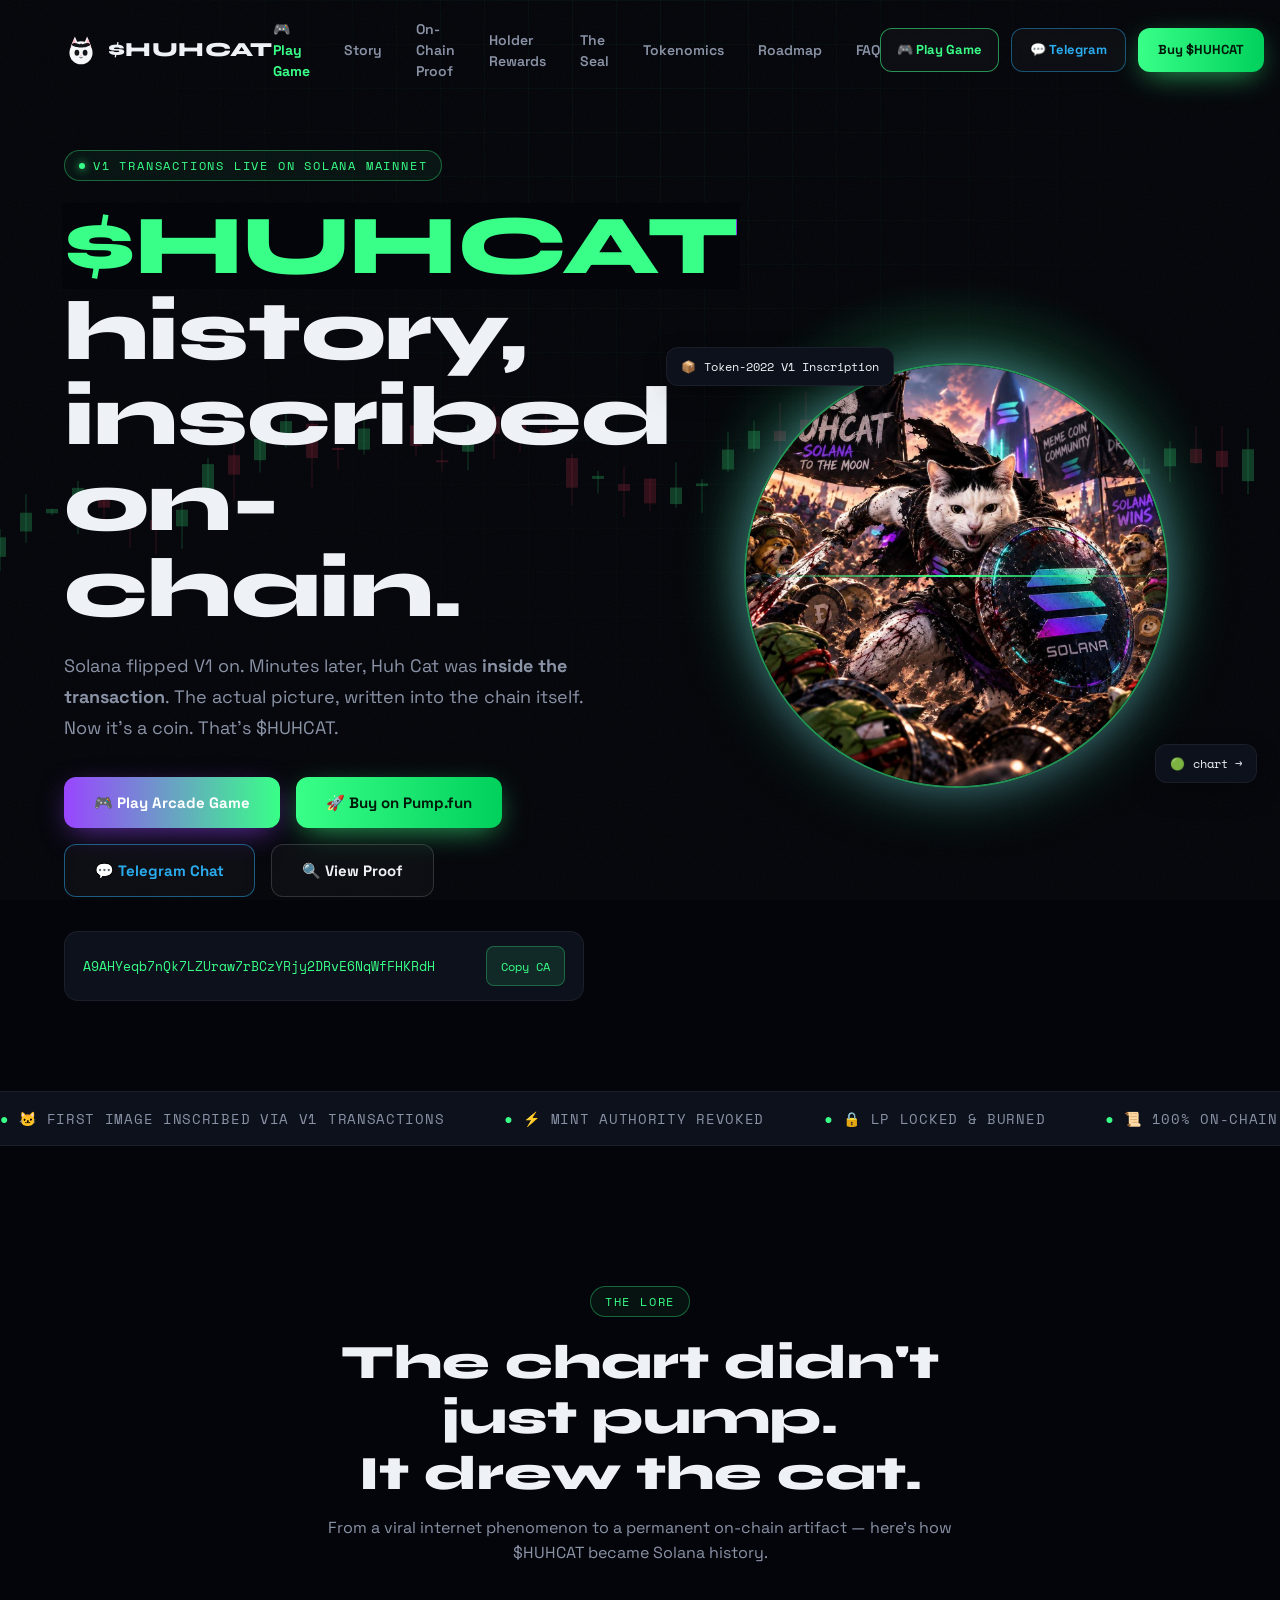
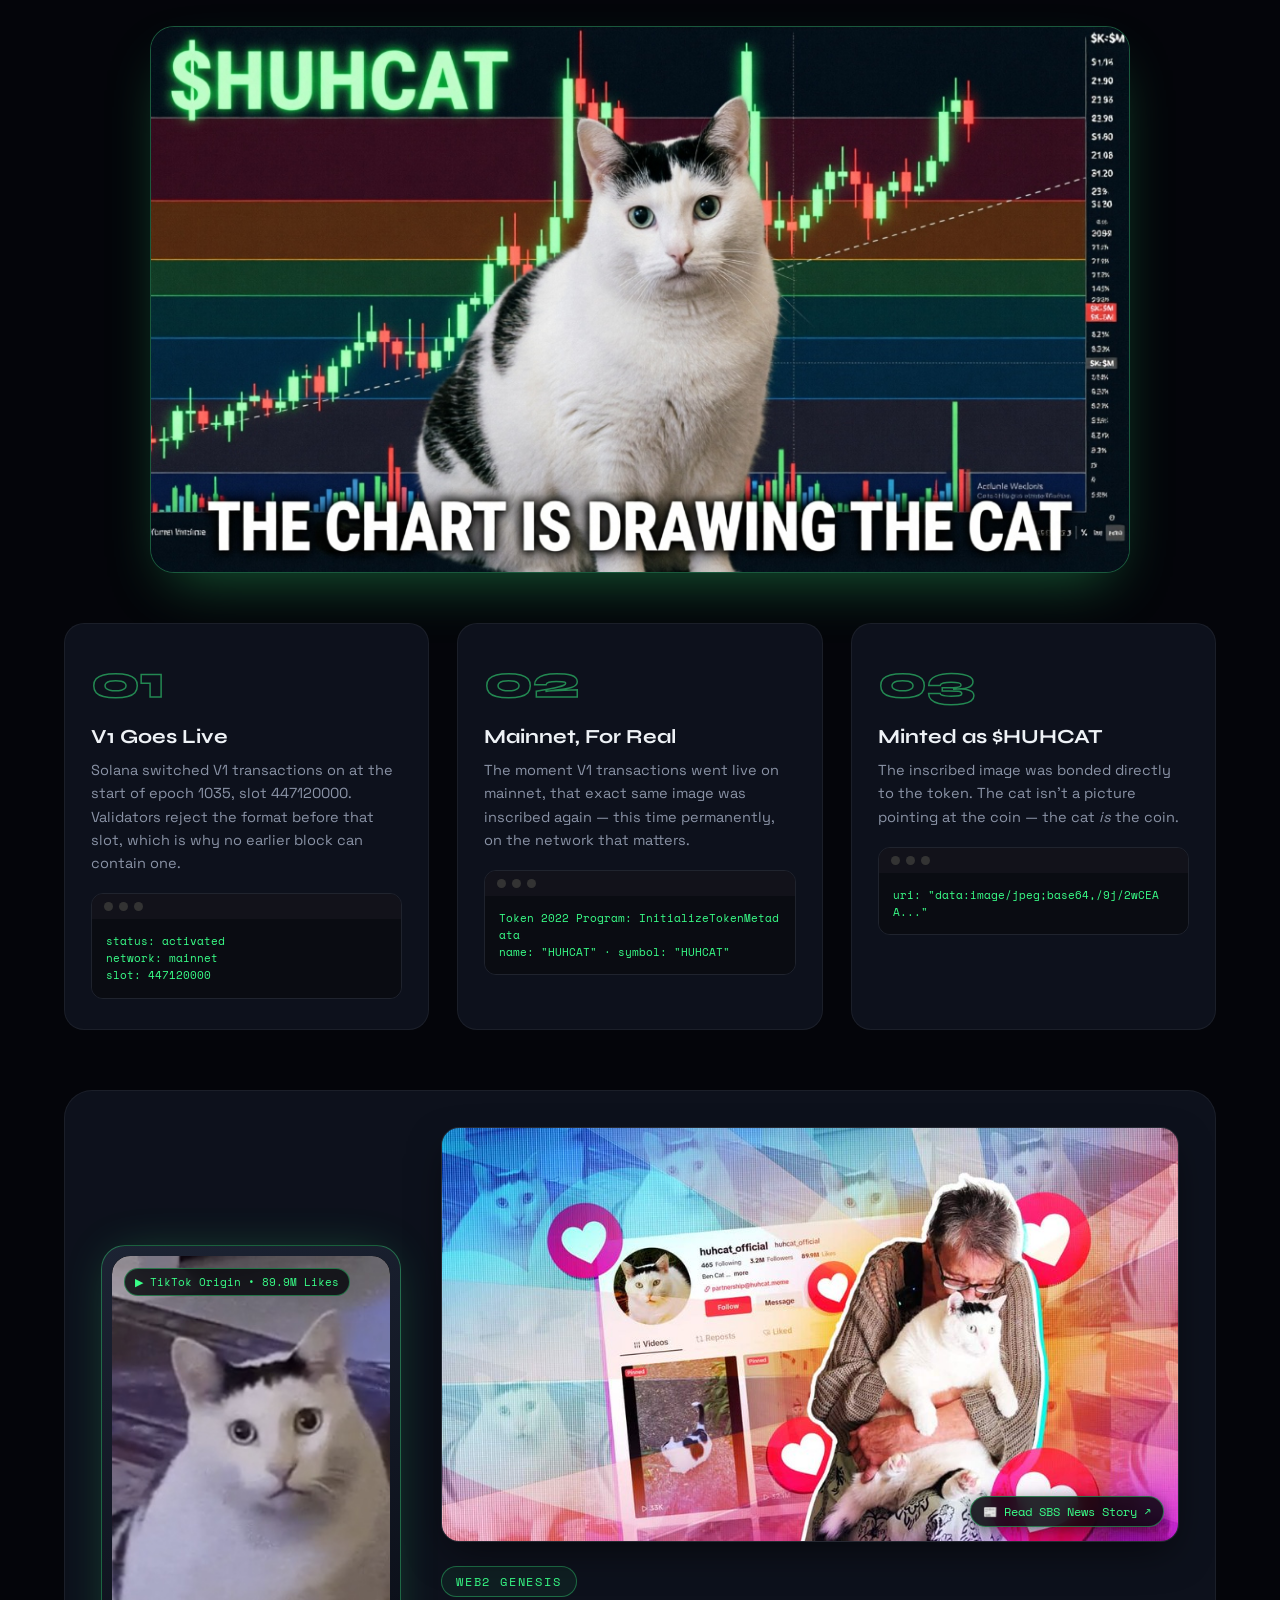
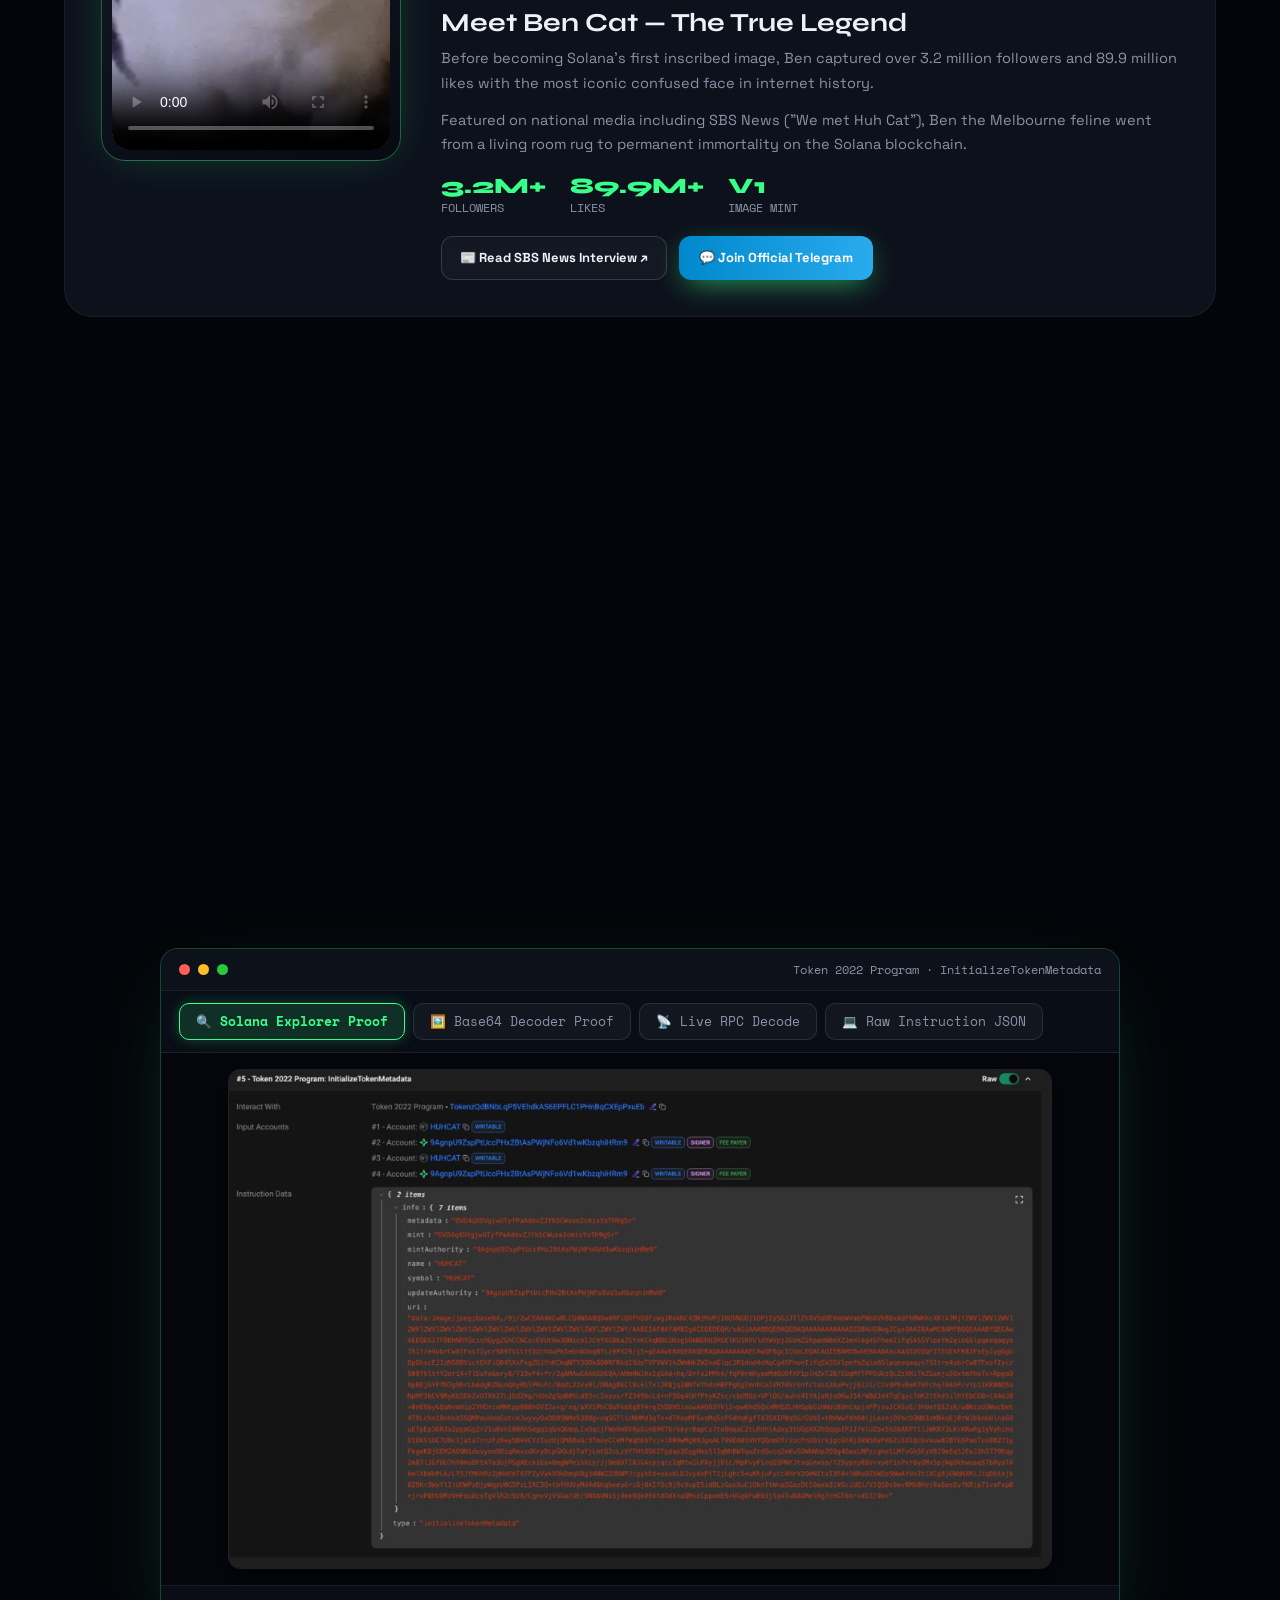
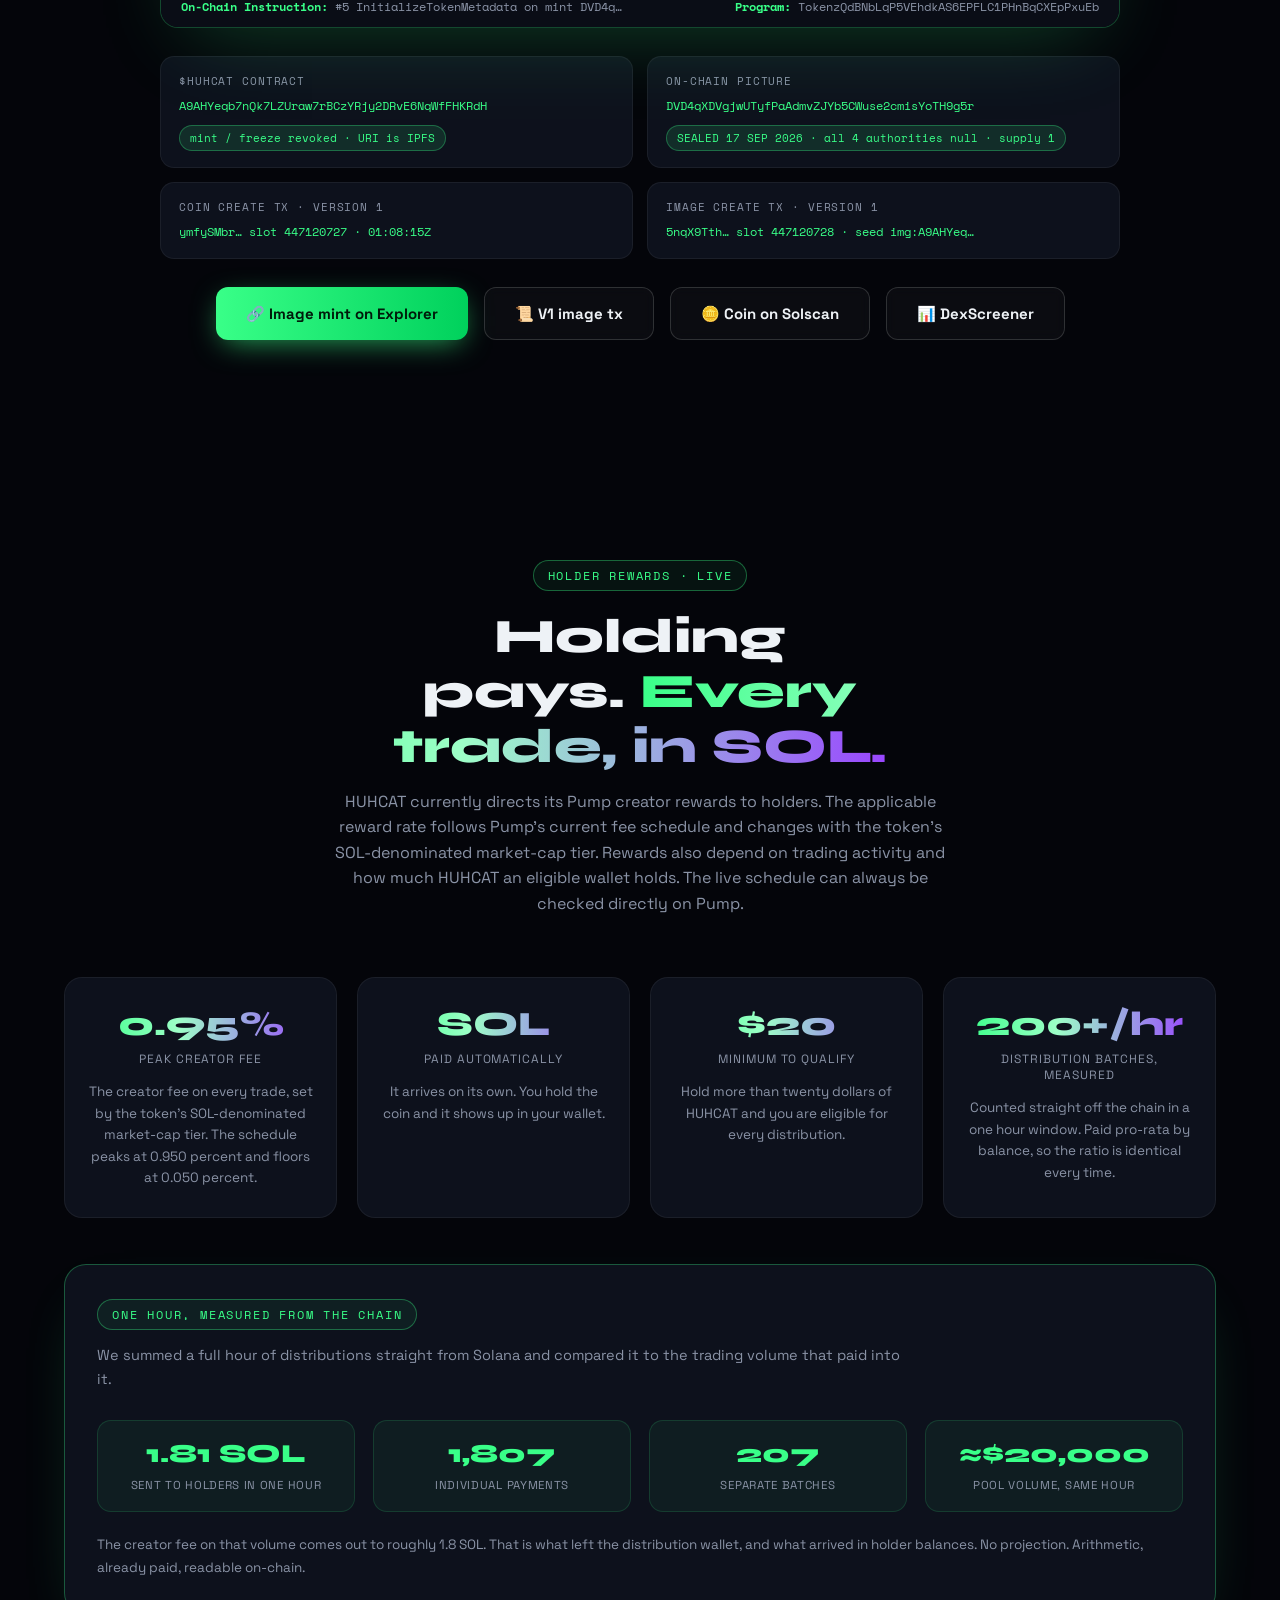
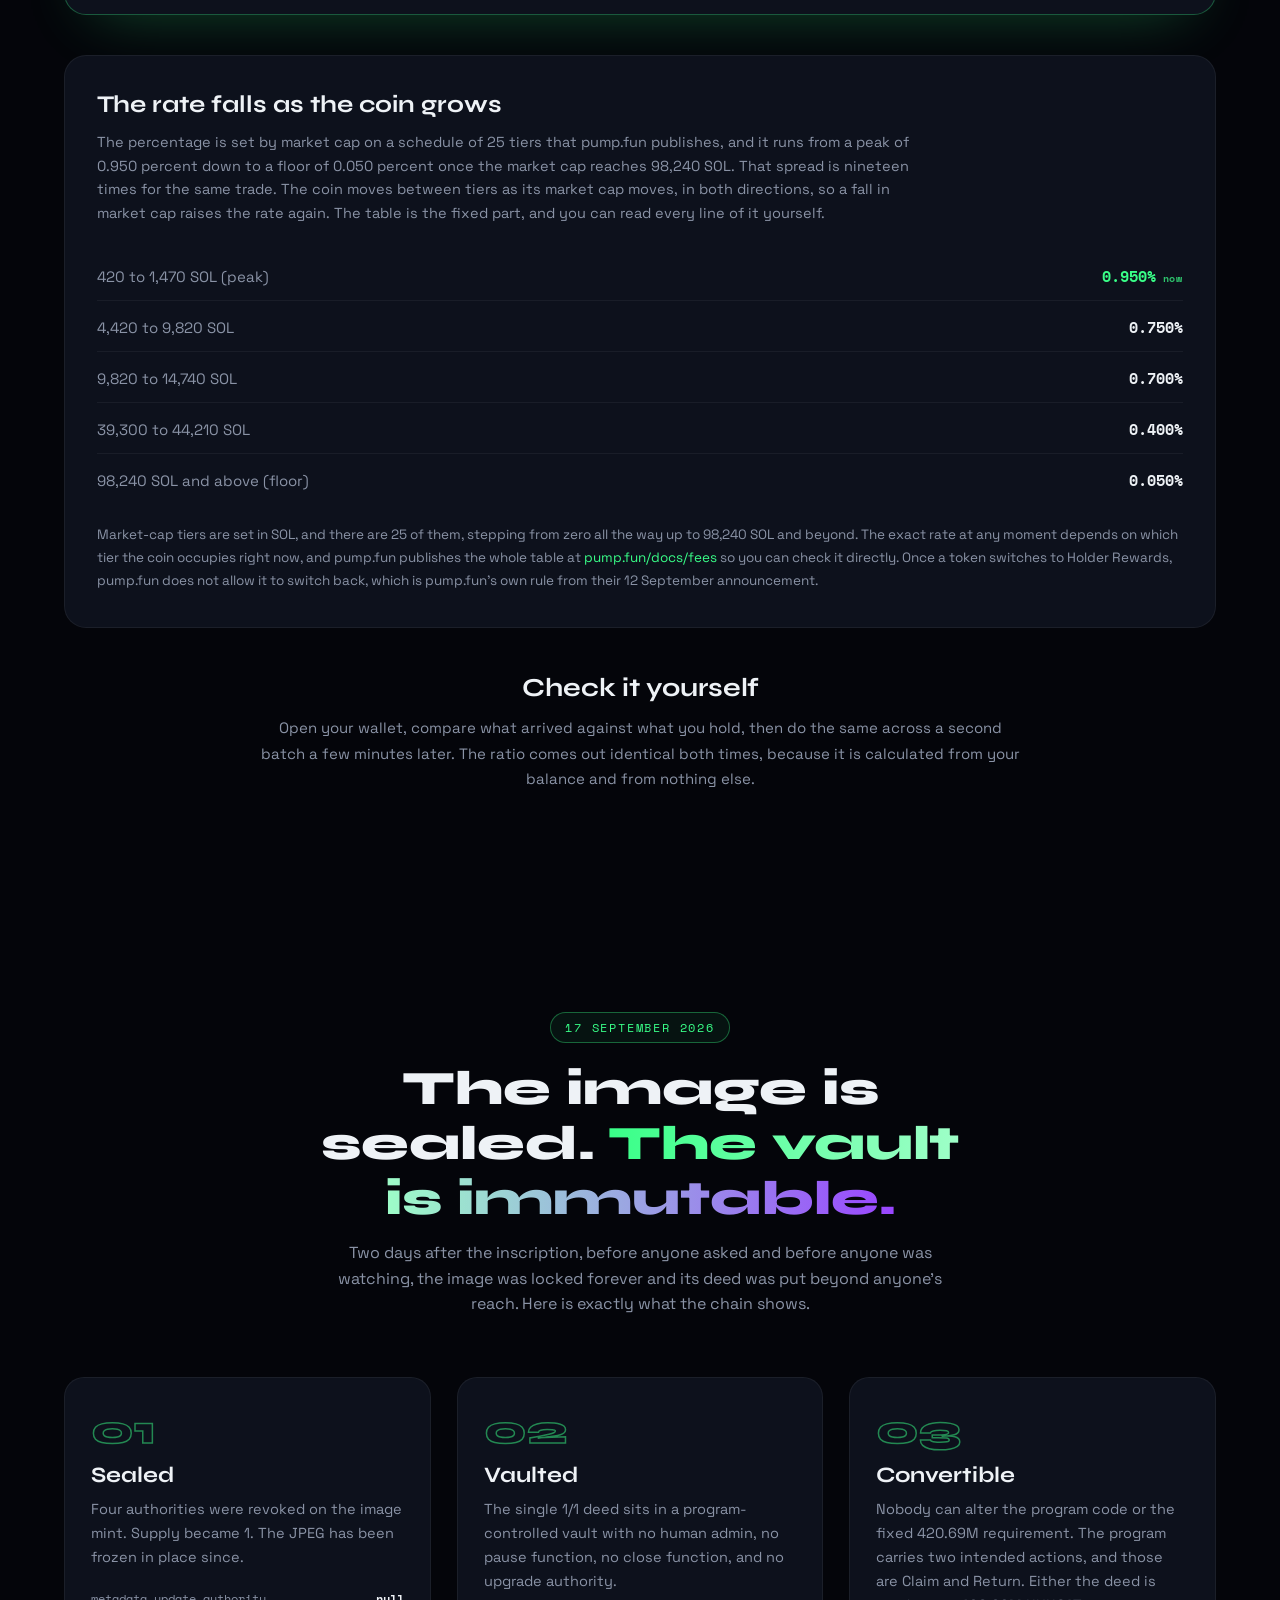
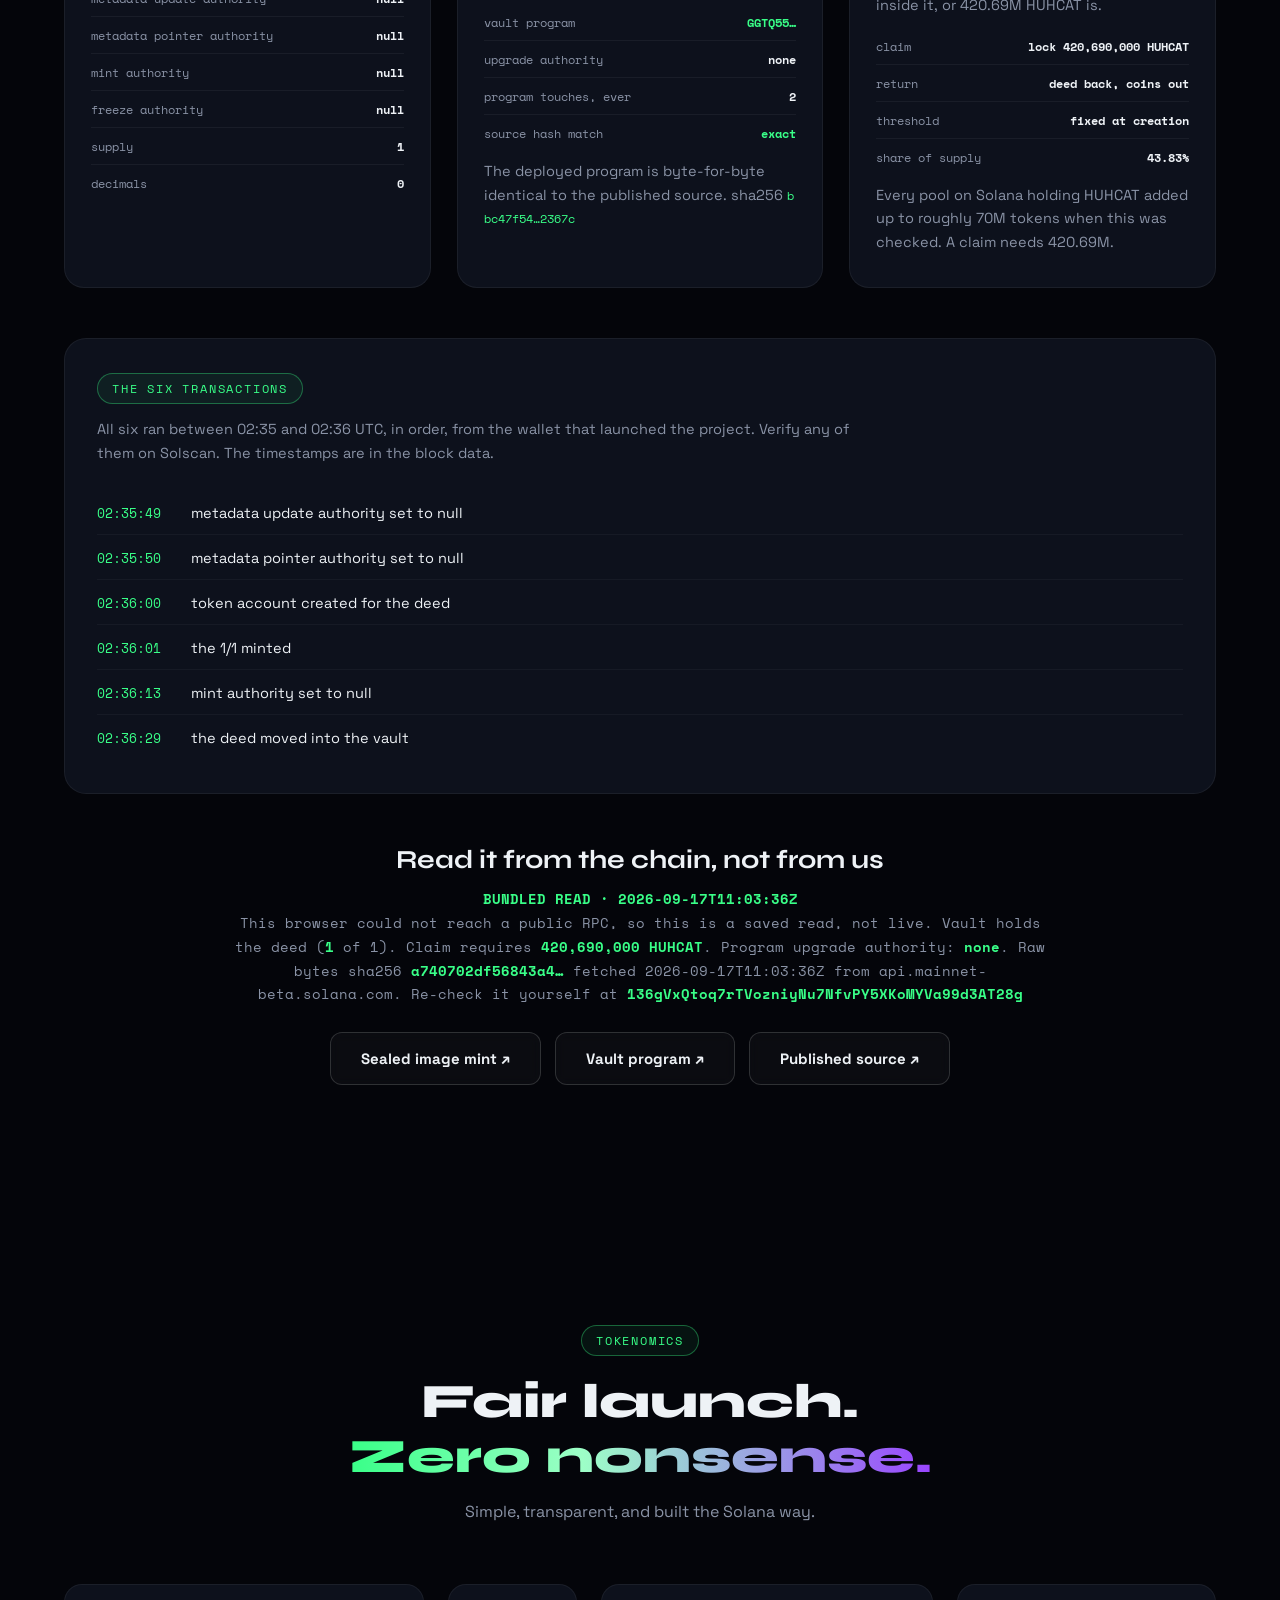
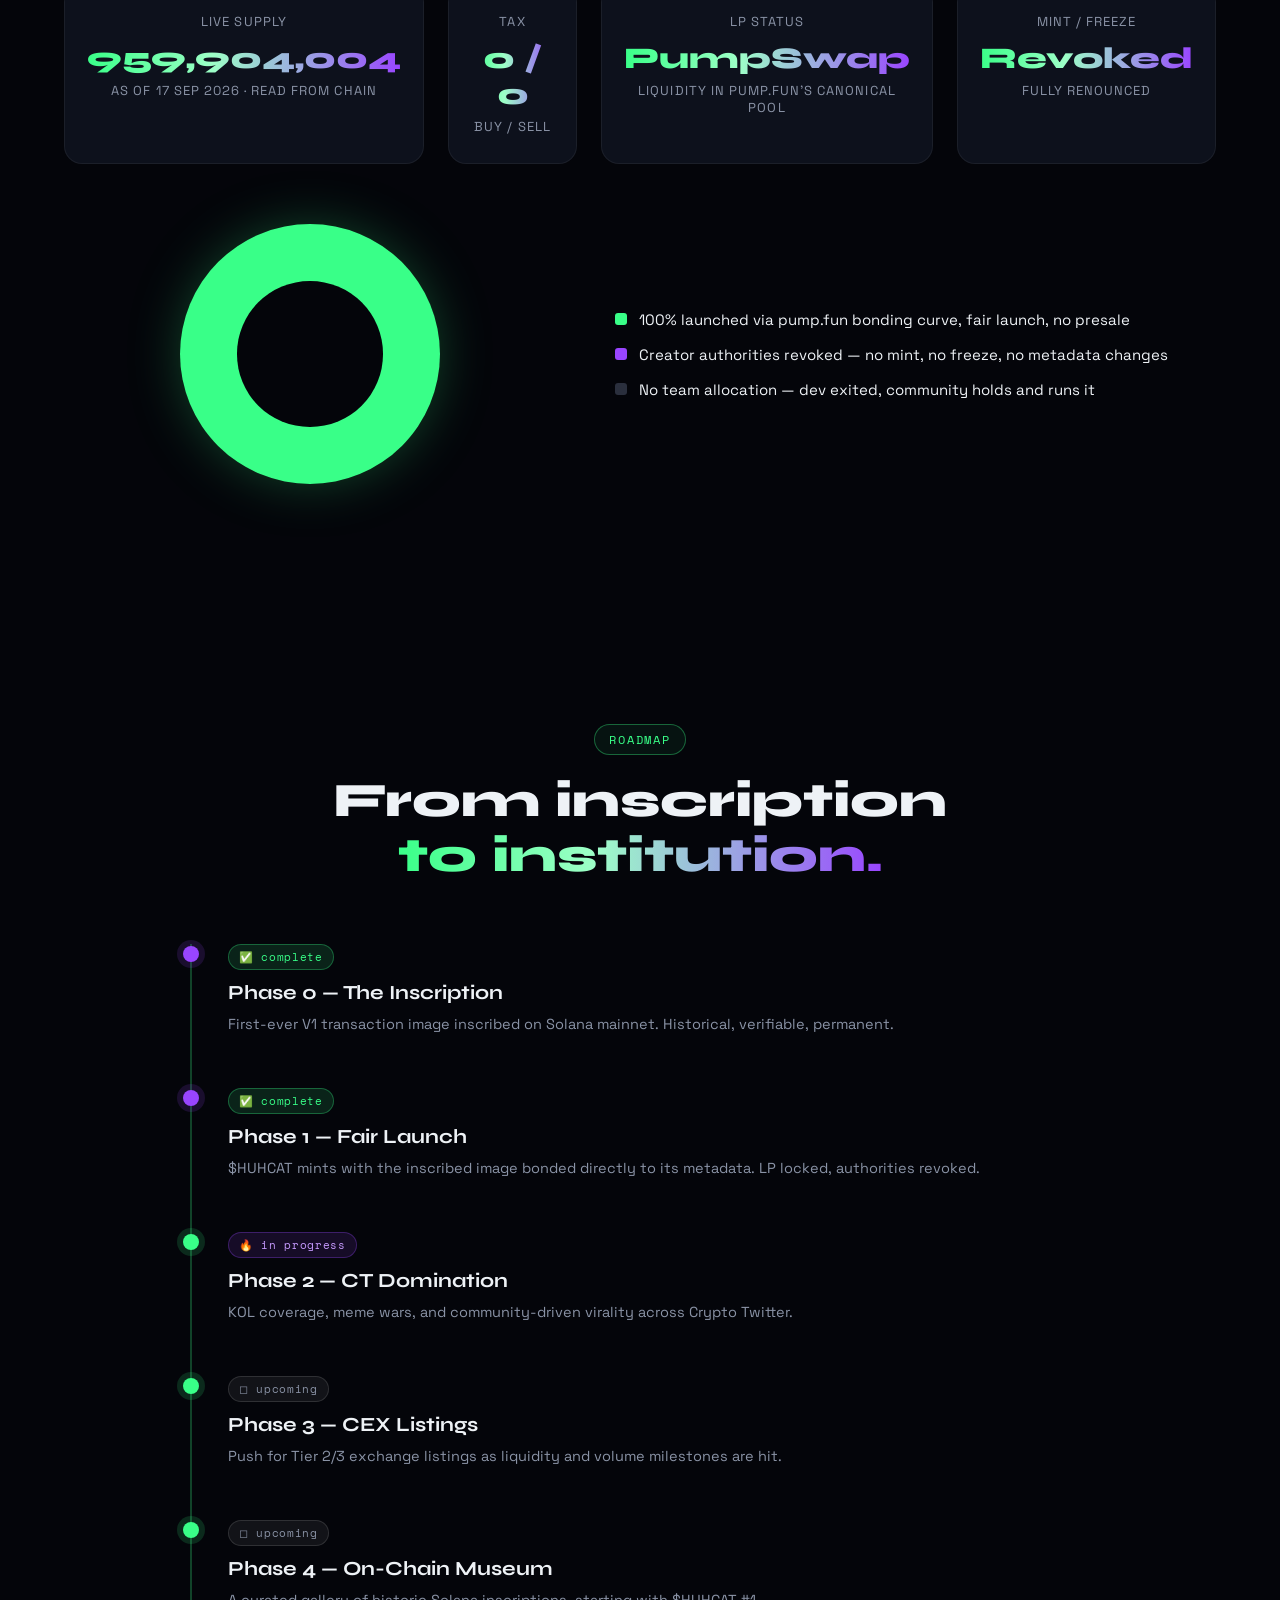
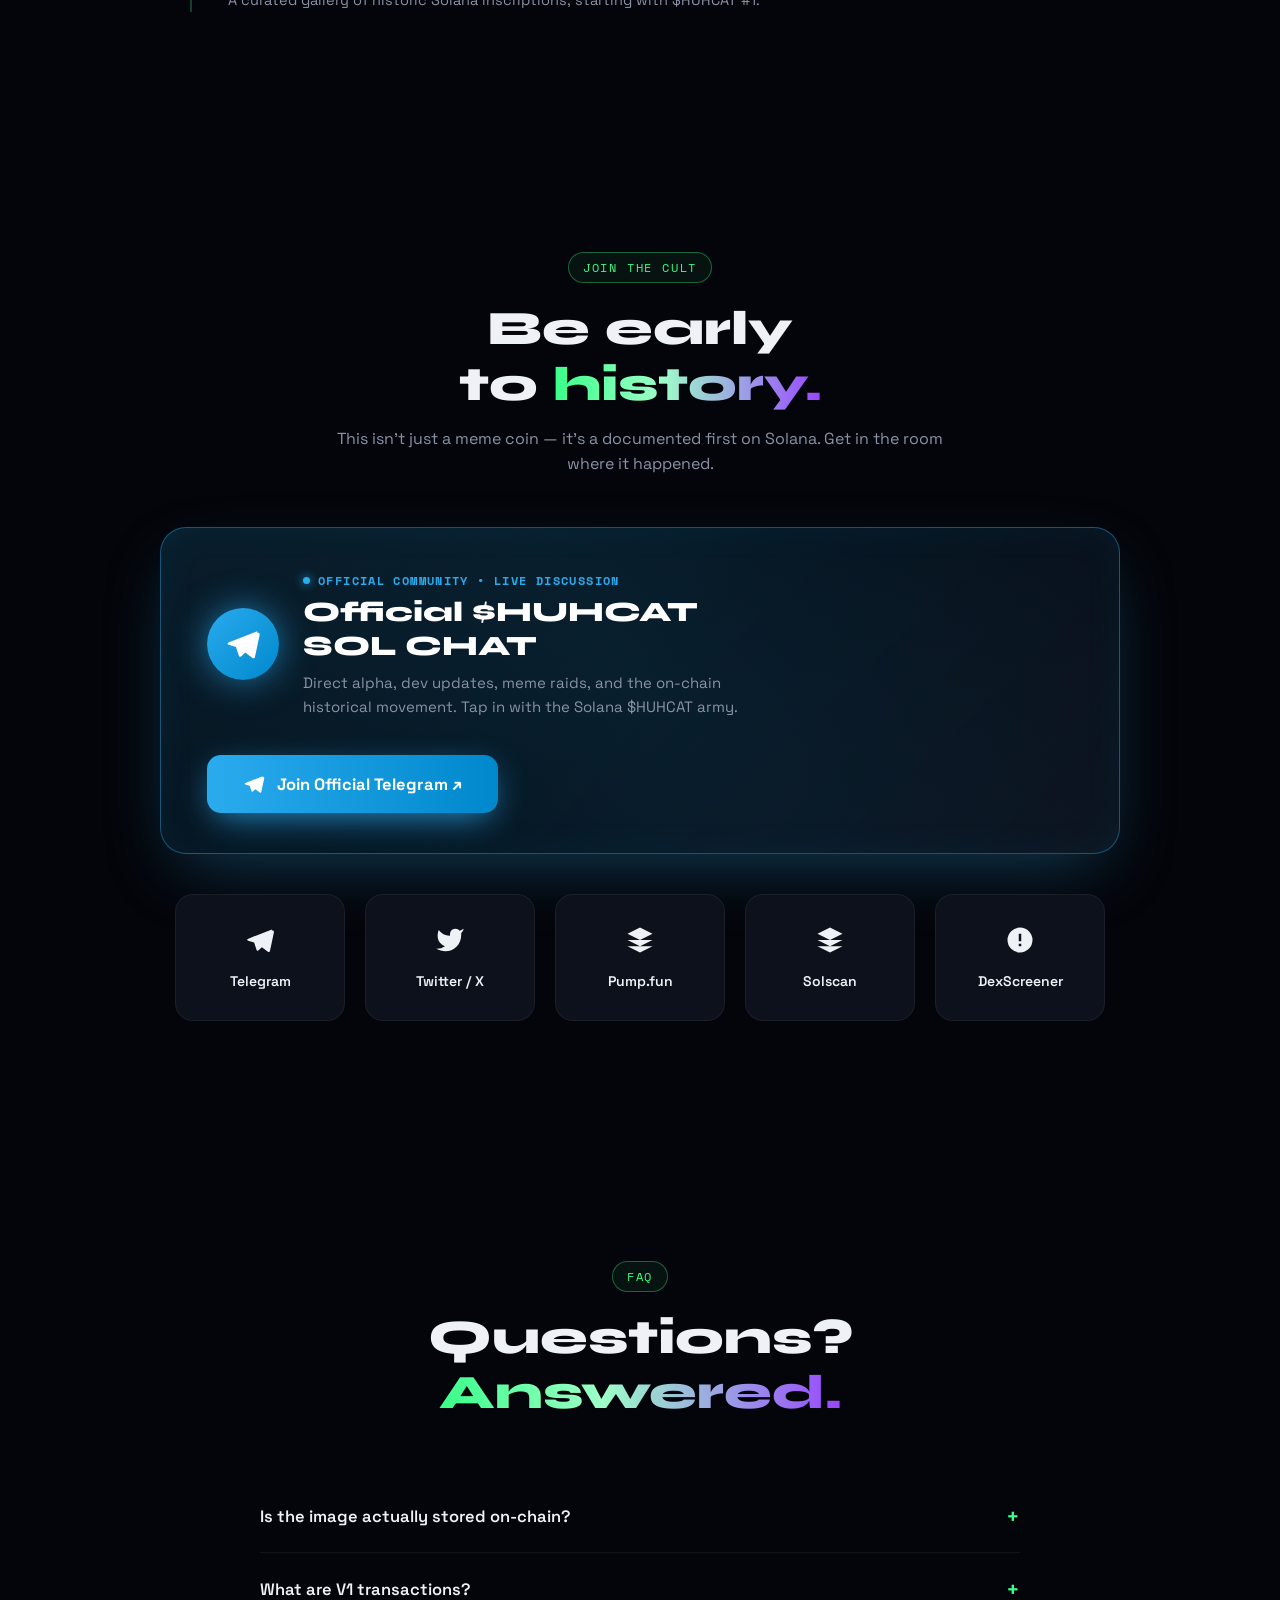
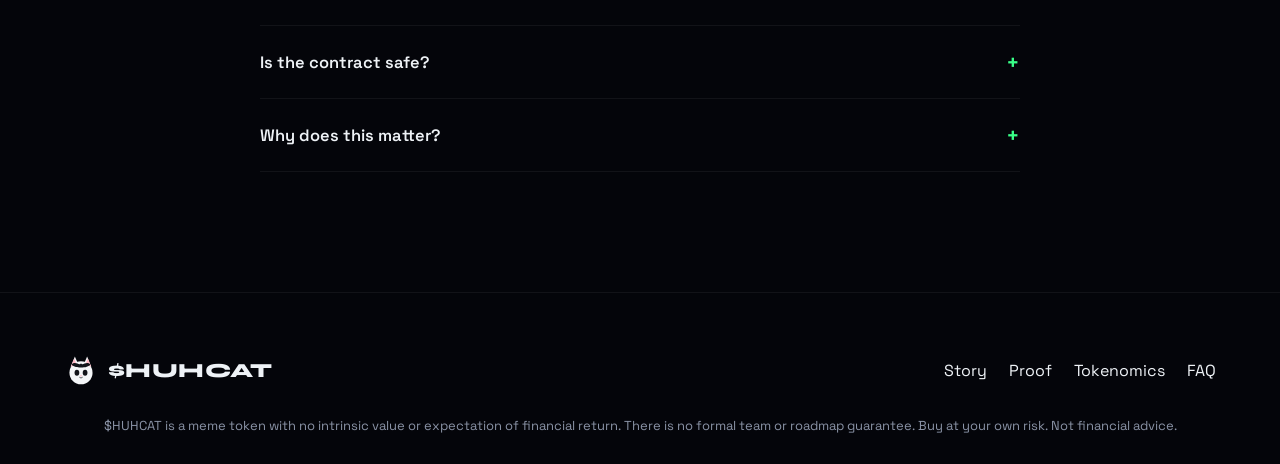
<file: index.html>
<!DOCTYPE html>
<html lang="en">
<head>
<meta charset="UTF-8">
<meta name="viewport" content="width=device-width, initial-scale=1, viewport-fit=cover">
<title>$HUHCAT — The First Inscribed Image on Solana V1</title>
<meta name="description" content="Solana flipped V1 on. Minutes later, Huh Cat was inside the transaction. Not a link, not a CDN, the actual picture. Now it's a coin. That's $HUHCAT.">

<!-- Open Graph / Facebook / Discord / Telegram -->
<meta property="og:type" content="website">
<meta property="og:url" content="https://jmthomasofficial.github.io/huhcat/">
<meta property="og:title" content="$HUHCAT — The First Inscribed Image on Solana V1">
<meta property="og:description" content="Solana flipped V1 on. Minutes later, Huh Cat was inside the transaction. Not a link, not a CDN, the actual picture. Now it's a coin. That's $HUHCAT.">
<meta property="og:image" content="https://jmthomasofficial.github.io/huhcat/og-image.jpg?v=3">
<meta property="og:image:width" content="1200">
<meta property="og:image:height" content="630">

<!-- Twitter / X -->
<meta name="twitter:card" content="summary_large_image">
<meta name="twitter:url" content="https://jmthomasofficial.github.io/huhcat/">
<meta name="twitter:title" content="$HUHCAT — The First Inscribed Image on Solana V1">
<meta name="twitter:description" content="Solana flipped V1 on. Minutes later, Huh Cat was inside the transaction. Not a link, not a CDN, the actual picture. Now it's a coin. That's $HUHCAT.">
<meta name="twitter:image" content="https://jmthomasofficial.github.io/huhcat/og-image.jpg?v=3">

<!-- Favicon -->
<link rel="icon" type="image/jpeg" href="huhcat.jpg">

<link rel="preconnect" href="https://fonts.googleapis.com">
<link href="https://fonts.googleapis.com/css2?family=Space+Grotesk:wght@400;500;600;700&family=Syne:wght@600;700;800&family=Space+Mono:wght@400;700&display=swap" rel="stylesheet">

<style>
  :root{
    --bg:#04050a;
    --bg2:#0a0d16;
    --panel:#0d111c;
    --panel-b:rgba(255,255,255,0.06);
    --green:#39ff88;
    --green-d:#00d15c;
    --purple:#9945ff;
    --red:#ff3b5c;
    --text:#eef2f6;
    --muted:#8a93a6;
    --mono:'Space Mono', monospace;
    --head:'Syne', sans-serif;
    --body:'Space Grotesk', sans-serif;
  }
  *{margin:0;padding:0;box-sizing:border-box;}
  html{scroll-behavior:smooth;overflow-x:clip;max-width:100%;}
  body{
    background:var(--bg);
    color:var(--text);
    font-family:var(--body);
    overflow-x:clip;
    max-width:100%;
    position:relative;
    -webkit-font-smoothing:antialiased;
    padding-left:env(safe-area-inset-left);
    padding-right:env(safe-area-inset-right);
  }
  body.menu-open{overflow:hidden;touch-action:none;}
  a{text-decoration:none;color:inherit;}
  ul{list-style:none;}
  img{max-width:100%;display:block;}

  ::selection{background:var(--green);color:#000;}

  /* ---------- scrollbar ---------- */
  ::-webkit-scrollbar{width:10px;}
  ::-webkit-scrollbar-track{background:var(--bg);}
  ::-webkit-scrollbar-thumb{background:linear-gradient(var(--green),var(--purple));border-radius:10px;}

  /* ---------- background fx ---------- */
  #bg-canvas{
    position:fixed;inset:0;z-index:0;opacity:.5;pointer-events:none;
  }
  .grid-overlay{
    position:fixed;inset:0;z-index:1;pointer-events:none;
    background-image:
      linear-gradient(rgba(57,255,136,.045) 1px, transparent 1px),
      linear-gradient(90deg, rgba(57,255,136,.045) 1px, transparent 1px);
    background-size:44px 44px;
    mask-image:radial-gradient(ellipse at 50% 0%, black 0%, transparent 70%);
  }
  .noise{
    position:fixed;inset:0;z-index:2;pointer-events:none;opacity:.04;
    background-image:url("data:image/svg+xml,%3Csvg xmlns='http://www.w3.org/2000/svg' width='100' height='100'%3E%3Cfilter id='n'%3E%3CfeTurbulence type='fractalNoise' baseFrequency='0.9' numOctaves='2' stitchTiles='stitch'/%3E%3C/filter%3E%3Crect width='100%25' height='100%25' filter='url(%23n)'/%3E%3C/svg%3E");
  }

  section, header, footer{position:relative;z-index:3;}
  section[id]{scroll-margin-top:84px;}

  /* ---------- utility ---------- */
  .wrap{width:100%;max-width:1200px;margin:0 auto;padding:0 24px;}
  .tag{
    display:inline-flex;align-items:center;gap:8px;
    font-family:var(--mono);font-size:12px;letter-spacing:.15em;text-transform:uppercase;
    color:var(--green);border:1px solid rgba(57,255,136,.35);
    background:rgba(57,255,136,.06);
    padding:6px 14px;border-radius:100px;
  }
  .tag .dot{width:6px;height:6px;border-radius:50%;background:var(--green);box-shadow:0 0 8px var(--green);animation:pulse 1.6s infinite;}
  @keyframes pulse{0%,100%{opacity:1;}50%{opacity:.3;}}

  .grad-text{
    background:linear-gradient(90deg, var(--green), #9dffc7 40%, var(--purple));
    -webkit-background-clip:text;background-clip:text;color:transparent;
  }

  .btn{
    display:inline-flex;align-items:center;justify-content:center;gap:10px;
    font-family:var(--body);font-weight:700;font-size:15px;
    padding:16px 30px;border-radius:12px;cursor:pointer;border:none;
    transition:transform .25s ease, box-shadow .25s ease, background .25s ease;
    white-space:nowrap;
    min-height:44px;
  }
  .btn:active{transform:scale(0.96);}
  .btn-primary{
    background:linear-gradient(90deg, var(--green), var(--green-d));
    color:#001a0a;box-shadow:0 0 0 rgba(57,255,136,0), 0 8px 30px -8px rgba(57,255,136,.7);
  }
  .btn-primary:hover{transform:translateY(-3px);box-shadow:0 14px 34px -8px rgba(57,255,136,.9);}
  .btn-ghost{
    background:rgba(255,255,255,.03);
    border:1px solid rgba(255,255,255,.15);
    color:var(--text);
    backdrop-filter:blur(6px);
  }
  .btn-ghost:hover{border-color:var(--green);color:var(--green);transform:translateY(-3px);}

  .section-head{max-width:640px;margin:0 auto 60px;text-align:center;}
  .section-head h2{
    font-family:var(--head);font-size:clamp(28px,7vw,48px);font-weight:800;
    margin:18px 0 14px;line-height:1.15;text-wrap:balance;
  }
  .section-head p{color:var(--muted);font-size:16px;line-height:1.6;}

  .reveal{opacity:0;transform:translateY(30px);transition:all .8s cubic-bezier(.2,.7,.2,1);}
  .reveal.in{opacity:1;transform:translateY(0);}

  /* ---------- nav ---------- */
  header{
    position:fixed;top:0;left:0;right:0;z-index:50;
    padding:max(18px, env(safe-area-inset-top)) 0 18px;transition:padding .3s ease, background .3s ease, border-color .3s ease;
  }
  header.scrolled{
    background:rgba(4,5,10,.75);backdrop-filter:blur(16px);
    border-bottom:1px solid rgba(255,255,255,.06);
    padding:max(10px, env(safe-area-inset-top)) 0 10px;
  }
  nav{display:flex;align-items:center;justify-content:space-between;}
  .logo{display:flex;align-items:center;gap:10px;font-family:var(--head);font-weight:800;font-size:20px;letter-spacing:.02em;}
  .logo svg{width:34px;height:34px;}
  .nav-links{display:flex;gap:34px;align-items:center;}
  .nav-links a{
    font-size:14px;font-weight:600;color:var(--muted);position:relative;transition:color .2s;
  }
  .nav-links a:hover{color:var(--text);}
  .nav-links a::after{
    content:'';position:absolute;left:0;bottom:-6px;width:0;height:2px;background:var(--green);transition:width .25s;
  }
  .nav-links a:hover::after{width:100%;}
  .nav-cta{display:flex;gap:12px;align-items:center;}
  .nav-mobile-only{display:none;}
  .nav-overlay{
    display:none;position:fixed;inset:0;z-index:45;
    background:rgba(4,5,10,.62);backdrop-filter:blur(6px);
    opacity:0;pointer-events:none;transition:opacity .3s ease;
  }
  .nav-overlay.open{opacity:1;pointer-events:auto;}
  .burger{
    display:none;flex-direction:column;justify-content:center;align-items:center;
    gap:5px;cursor:pointer;z-index:60;
    width:44px;height:44px;margin-right:-10px;
    background:transparent;border:0;padding:0;color:inherit;
  }
  .burger span{width:22px;height:2px;background:var(--text);transition:transform .3s ease,opacity .3s ease;display:block;}
  .burger.open span:nth-child(1){transform:translateY(7px) rotate(45deg);}
  .burger.open span:nth-child(2){opacity:0;}
  .burger.open span:nth-child(3){transform:translateY(-7px) rotate(-45deg);}

  @media(max-width:920px){
    .nav-overlay{display:block;}
    .nav-links{
      position:fixed;inset:0 0 0 22%;background:#070a12;
      flex-direction:column;justify-content:center;align-items:stretch;
      gap:8px;padding:88px 28px 32px;
      transform:translateX(100%);transition:transform .4s ease;
      border-left:1px solid rgba(255,255,255,.08);
      z-index:55;overflow-y:auto;
    }
    .nav-links.open{transform:translateX(0);}
    .nav-links a{font-size:20px;color:var(--text);display:block;padding:12px 0;min-height:44px;}
    .nav-links a::after{display:none;}
    .nav-mobile-only{display:list-item;}
    .burger{display:flex;}
    .nav-cta .btn{display:none;}
  }

  /* ---------- hero ---------- */
  .hero{
    min-height:100vh;display:flex;align-items:center;
    padding:150px 0 90px;
    position:relative;
  }
  .hero-grid{
    display:grid;grid-template-columns:1.05fr .95fr;gap:60px;align-items:center;
  }
  .hero-grid > *{min-width:0;}
  .hero h1{
    font-family:var(--head);font-weight:800;
    font-size:clamp(34px,9vw,84px);line-height:1.02;letter-spacing:-.01em;
    margin:22px 0 20px;
  }
  .glitch{position:relative;display:inline-block;}
  .glitch::before,.glitch::after{
    content:attr(data-text);position:absolute;left:0;top:0;width:100%;
    overflow:hidden;background:var(--bg);
  }
  .glitch::before{
    left:2px;text-shadow:-2px 0 var(--purple);animation:glitch1 3.2s infinite linear alternate-reverse;
  }
  .glitch::after{
    left:-2px;text-shadow:2px 0 var(--green);animation:glitch2 2.6s infinite linear alternate-reverse;
  }
  @keyframes glitch1{
    0%{clip-path:inset(10% 0 80% 0);} 20%{clip-path:inset(60% 0 5% 0);}
    40%{clip-path:inset(30% 0 45% 0);} 60%{clip-path:inset(80% 0 2% 0);}
    80%{clip-path:inset(5% 0 70% 0);} 100%{clip-path:inset(45% 0 30% 0);}
  }
  @keyframes glitch2{
    0%{clip-path:inset(70% 0 10% 0);} 25%{clip-path:inset(15% 0 60% 0);}
    50%{clip-path:inset(50% 0 20% 0);} 75%{clip-path:inset(5% 0 85% 0);}
    100%{clip-path:inset(35% 0 40% 0);}
  }
  .hero p.lead{
    font-size:18px;color:var(--muted);max-width:520px;line-height:1.7;margin-bottom:34px;
  }
  .hero-actions{display:flex;flex-wrap:wrap;gap:16px;margin-bottom:34px;}

  .ca-box{
    display:flex;align-items:center;gap:12px;
    background:var(--panel);border:1px solid var(--panel-b);
    padding:14px 18px;border-radius:14px;max-width:520px;width:100%;min-width:0;
  }
  .ca-box span{
    font-family:var(--mono);font-size:13px;color:var(--green);
    overflow:hidden;text-overflow:ellipsis;white-space:nowrap;
    flex:1;min-width:0;
  }
  .ca-box button{
    background:rgba(57,255,136,.1);border:1px solid rgba(57,255,136,.3);
    color:var(--green);padding:8px 14px;border-radius:8px;font-family:var(--mono);
    font-size:12px;cursor:pointer;flex-shrink:0;transition:.2s;
    min-height:40px;
  }
  .ca-box button:hover{background:var(--green);color:#001a0a;}

  /* hero visual */
  .hero-visual{
    position:relative;display:flex;align-items:center;justify-content:center;
    aspect-ratio:1/1;width:100%;max-width:100%;
  }
  .orb{
    position:absolute;width:110%;height:110%;border-radius:50%;
    background:radial-gradient(circle at 50% 40%, rgba(57,255,136,.25), transparent 60%);
    filter:blur(10px);animation:spin 14s linear infinite;
  }
  @keyframes spin{to{transform:rotate(360deg);}}
  .ring{display:none;}
  .cat-frame{
    position:relative;width:82%;aspect-ratio:1/1;border-radius:50%;
    background:linear-gradient(160deg, #0e1420, #070a12);
    border:2.5px solid rgba(57,255,136,.55);
    box-shadow:0 0 70px -10px rgba(57,255,136,.6), 0 0 40px rgba(153,69,255,.35);
    display:flex;align-items:center;justify-content:center;overflow:hidden;
  }
  .cat-frame img{width:100%;height:100%;object-fit:cover;border-radius:50%;}
  .cat-frame .fallback-icon{width:60%;height:60%;}
  .cat-frame .scan{
    position:absolute;left:0;right:0;height:2px;background:linear-gradient(90deg,transparent,var(--green),transparent);
    animation:scan 2.4s linear infinite;
  }
  @keyframes scan{0%{top:0;}100%{top:100%;}}
  .float-chip{
    position:absolute;background:var(--panel);border:1px solid var(--panel-b);
    padding:10px 14px;border-radius:12px;font-family:var(--mono);font-size:12px;
    display:flex;align-items:center;gap:8px;backdrop-filter:blur(10px);
    box-shadow:0 10px 30px -10px rgba(0,0,0,.6);
  }
  .chip1{top:6%;left:-6%;animation:floaty 4s ease-in-out infinite;}
  .chip2{bottom:10%;right:-8%;animation:floaty 5s ease-in-out infinite reverse;}
  @keyframes floaty{0%,100%{transform:translateY(0);}50%{transform:translateY(-14px);}}

  /* marquee */
  .marquee{
    border-top:1px solid var(--panel-b);border-bottom:1px solid var(--panel-b);
    background:var(--panel);padding:16px 0;overflow:hidden;white-space:nowrap;
  }
  .marquee-track{display:inline-flex;gap:60px;animation:scroll 22s linear infinite;}
  .marquee-track span{
    font-family:var(--mono);font-size:14px;letter-spacing:.05em;color:var(--muted);
    display:inline-flex;align-items:center;gap:10px;
  }
  .marquee-track span b{color:var(--green);}
  @keyframes scroll{from{transform:translateX(0);}to{transform:translateX(-50%);}}

  /* ---------- story ---------- */
  .story{padding:140px 0;}
  .timeline{display:grid;grid-template-columns:repeat(3,1fr);gap:28px;}
  .tl-card{
    background:var(--panel);border:1px solid var(--panel-b);border-radius:20px;
    padding:30px 26px;position:relative;overflow:hidden;transition:.35s;
  }
  .tl-card:hover{transform:translateY(-8px);border-color:rgba(57,255,136,.4);box-shadow:0 20px 50px -20px rgba(57,255,136,.3);}
  .tl-card .num{
    font-family:var(--head);font-size:46px;font-weight:800;color:transparent;
    -webkit-text-stroke:1.5px rgba(57,255,136,.5);margin-bottom:14px;
  }
  .tl-card h3{font-family:var(--head);font-size:20px;margin-bottom:10px;}
  .tl-card p{color:var(--muted);font-size:14.5px;line-height:1.6;}
  .tl-card .mockshot{
    margin-top:18px;border-radius:12px;overflow:hidden;border:1px solid rgba(255,255,255,.08);
  }
  .mockshot .bar{
    background:#12121a;padding:8px 12px;display:flex;gap:6px;
  }
  .mockshot .bar i{width:9px;height:9px;border-radius:50%;background:#333;}
  .mockshot .body{
    background:#0a0c12;padding:14px;font-family:var(--mono);font-size:10.5px;color:var(--green);
    line-height:1.6;word-break:break-all;max-height:110px;overflow:hidden;
  }

  /* ---------- story visuals ---------- */
  .chart-feature-card{
    max-width:980px;margin:0 auto 50px;border-radius:24px;overflow:hidden;
    background:var(--panel);border:1px solid rgba(57,255,136,.3);
    box-shadow:0 24px 60px -20px rgba(57,255,136,.35);
    position:relative;
  }
  .chart-feature-card img{
    width:100%;height:auto;display:block;
  }
  .chart-feature-card .scan{
    position:absolute;left:0;right:0;height:2px;background:linear-gradient(90deg,transparent,var(--green),transparent);
    animation:scan 3.5s linear infinite;
  }
  .lore-grid{
    display:grid;grid-template-columns:300px 1fr;gap:40px;align-items:center;
    margin-top:60px;background:var(--panel);border:1px solid var(--panel-b);
    border-radius:28px;padding:36px;position:relative;overflow:hidden;
  }
  .phone-mockup{
    position:relative;width:100%;max-width:300px;margin:0 auto;border-radius:24px;
    background:linear-gradient(160deg,#1c2333,#070a12);padding:10px;
    border:1px solid rgba(57,255,136,.35);box-shadow:0 0 50px -15px rgba(57,255,136,.3);
  }
  .phone-screen{
    position:relative;border-radius:18px;overflow:hidden;background:#000;
    aspect-ratio:9/16;display:flex;align-items:center;justify-content:center;
  }
  .phone-screen video{
    width:100%;height:100%;object-fit:cover;display:block;border-radius:18px;
  }
  .video-badge{
    position:absolute;top:12px;left:12px;background:rgba(4,5,10,.82);backdrop-filter:blur(8px);
    border:1px solid rgba(57,255,136,.4);color:var(--green);font-family:var(--mono);
    font-size:10.5px;padding:5px 10px;border-radius:100px;pointer-events:none;z-index:2;
  }
  .lore-content{display:flex;flex-direction:column;gap:24px;}
  .lore-img-wrap{
    display:block;border-radius:18px;overflow:hidden;border:1px solid rgba(255,255,255,.1);
    box-shadow:0 15px 40px -10px rgba(0,0,0,.6);transition:transform .3s ease, border-color .3s ease, box-shadow .3s ease;
    cursor:pointer;position:relative;
  }
  .lore-img-wrap:hover{
    transform:translateY(-6px) scale(1.01);border-color:var(--green);
    box-shadow:0 20px 50px -15px rgba(57,255,136,.35);
  }
  .lore-img-wrap img{width:100%;height:auto;display:block;}
  .lore-img-wrap .link-badge{
    position:absolute;bottom:14px;right:14px;background:rgba(4,5,10,.85);backdrop-filter:blur(8px);
    border:1px solid rgba(57,255,136,.4);color:var(--green);font-family:var(--mono);
    font-size:11.5px;padding:6px 12px;border-radius:100px;display:inline-flex;align-items:center;gap:6px;
    box-shadow:0 4px 15px rgba(0,0,0,.5);
  }
  .lore-info h3{font-family:var(--head);font-size:26px;margin:10px 0 8px;}
  .lore-info p{color:var(--muted);font-size:14.5px;line-height:1.7;margin-bottom:12px;}
  .lore-stats{display:flex;gap:24px;margin-top:16px;}
  .lore-stat-val{font-family:var(--head);font-size:22px;font-weight:800;color:var(--green);}
  .lore-stat-lbl{font-size:12px;color:var(--muted);text-transform:uppercase;font-family:var(--mono);}

  /* ---------- proof / terminal ---------- */
  .proof{padding:100px 0;}
  .terminal{
    background:#070a10;border:1px solid rgba(57,255,136,.25);border-radius:18px;
    box-shadow:0 30px 80px -30px rgba(57,255,136,.25);
    max-width:960px;margin:0 auto;overflow:hidden;
  }
  .terminal-top{
    display:flex;align-items:center;justify-content:space-between;
    background:#0d1119;padding:12px 18px;border-bottom:1px solid rgba(255,255,255,.06);
  }
  .terminal-top .dots{display:flex;gap:8px;}
  .terminal-top .dots i{width:11px;height:11px;border-radius:50%;}
  .terminal-top .dots i:nth-child(1){background:#ff5f56;}
  .terminal-top .dots i:nth-child(2){background:#ffbd2e;}
  .terminal-top .dots i:nth-child(3){background:#27c93f;}
  .terminal-top span{font-family:var(--mono);font-size:12px;color:var(--muted);}

  /* proof interactive tabs */
  .proof-tabs{
    display:flex;gap:8px;background:#090d16;padding:12px 18px;
    border-bottom:1px solid rgba(255,255,255,.08);overflow-x:auto;
  }
  .proof-tab-btn{
    background:rgba(255,255,255,.04);border:1px solid rgba(255,255,255,.1);
    color:var(--muted);padding:8px 16px;border-radius:10px;font-family:var(--mono);
    font-size:12.5px;cursor:pointer;transition:.25s;display:inline-flex;align-items:center;gap:8px;
    white-space:nowrap;
  }
  .proof-tab-btn:hover{color:var(--text);border-color:rgba(57,255,136,.4);}
  .proof-tab-btn.active{
    background:rgba(57,255,136,.14);border-color:var(--green);color:var(--green);
    font-weight:700;box-shadow:0 0 14px rgba(57,255,136,.25);
  }
  .proof-pane{display:none;}
  .proof-pane.active{display:block;}
  .proof-pane-img{
    padding:16px;background:#05070d;display:flex;justify-content:center;align-items:center;
    min-height:360px;overflow:hidden;
  }
  .proof-pane-img img{
    max-height:500px;width:auto;max-width:100%;border-radius:12px;
    border:1px solid rgba(255,255,255,.1);box-shadow:0 10px 30px rgba(0,0,0,.7);
    object-fit:contain;
  }
  .proof-caption{
    padding:12px 20px;background:#0a0d16;border-top:1px solid rgba(255,255,255,.06);
    font-family:var(--mono);font-size:12px;color:var(--muted);display:flex;align-items:center;justify-content:space-between;
    flex-wrap:wrap;gap:10px;
  }
  .proof-caption b{color:var(--green);}

  .terminal-body{padding:26px;font-family:var(--mono);font-size:13px;line-height:1.85;color:#c9d4e0;max-height:420px;overflow:auto;}
  .terminal-body .k{color:#9dffc7;}
  .terminal-body .s{color:var(--green);}
  .terminal-body .c{color:var(--muted);}
  .terminal-body .p{color:var(--purple);}
  .proof-links{display:flex;justify-content:center;gap:16px;margin-top:28px;flex-wrap:wrap;}
  .proof-ids{
    display:grid;grid-template-columns:repeat(2,minmax(0,1fr));gap:14px;
    max-width:960px;margin:28px auto 0;
  }
  .id-card{
    background:var(--panel);border:1px solid var(--panel-b);border-radius:14px;
    padding:16px 18px;min-width:0;
  }
  .id-card .lbl{
    font-family:var(--mono);font-size:11px;color:var(--muted);
    text-transform:uppercase;letter-spacing:.08em;margin-bottom:8px;
  }
  .id-card .val{font-family:var(--mono);font-size:12px;color:var(--green);word-break:break-all;line-height:1.55;}
  .id-card a{color:var(--green);}
  .id-card a:hover{text-decoration:underline;}
  .auth-badge{
    display:inline-flex;align-items:center;gap:6px;margin-top:10px;
    font-family:var(--mono);font-size:11px;padding:4px 10px;border-radius:100px;
  }
  .auth-badge.ok{background:rgba(57,255,136,.12);color:var(--green);border:1px solid rgba(57,255,136,.3);}
  .auth-badge.warn{background:rgba(255,189,46,.12);color:#ffbd2e;border:1px solid rgba(255,189,46,.35);}
  .live-decode{padding:22px 18px;background:#05070d;text-align:center;}
  .live-decode img{
    width:min(280px,80%);aspect-ratio:1;object-fit:cover;border-radius:18px;
    border:2px solid rgba(57,255,136,.55);box-shadow:0 0 40px -10px rgba(57,255,136,.5);
    margin:0 auto 16px;
  }
  .live-decode .meta{font-family:var(--mono);font-size:12px;color:var(--muted);line-height:1.7;}
  .live-decode .meta b{color:var(--green);}
  .ca-stack{display:flex;flex-direction:column;gap:10px;max-width:520px;width:100%;}

  /* ---------- tokenomics ---------- */
  .tokenomics{padding:120px 0;}
  .tokgrid{display:grid;grid-template-columns:repeat(4,1fr);gap:24px;}
  .tokcard{
    background:var(--panel);border:1px solid var(--panel-b);border-radius:18px;padding:28px 22px;
    text-align:center;transition:.3s;
  }
  .tokcard:hover{border-color:var(--purple);transform:translateY(-6px);}
  .tokcard .val{font-family:var(--head);font-size:30px;font-weight:800;margin:10px 0 6px;}
  .tokcard .lab{font-size:13px;color:var(--muted);text-transform:uppercase;letter-spacing:.08em;}
  .split{
    margin-top:60px;display:grid;grid-template-columns:.9fr 1.1fr;gap:60px;align-items:center;
  }
  .pie{
    width:260px;height:260px;border-radius:50%;margin:0 auto;
    background:conic-gradient(var(--green) 0% 100%);
    position:relative;box-shadow:0 0 60px -10px rgba(57,255,136,.35);
  }
  .pie::after{
    content:'';position:absolute;inset:22%;background:var(--bg);border-radius:50%;
    display:flex;align-items:center;justify-content:center;
  }
  .legend{display:flex;flex-direction:column;gap:16px;}
  .legend li{display:flex;align-items:center;gap:12px;font-size:15px;}
  .legend i{width:12px;height:12px;border-radius:3px;flex-shrink:0;}

  /* ---------- roadmap ---------- */
  .roadmap{padding:120px 0;}
  .rm-line{
    position:relative;max-width:900px;margin:0 auto;
    padding-left:36px;border-left:2px solid rgba(57,255,136,.25);
  }
  .rm-item{position:relative;padding-bottom:52px;}
  .rm-item:last-child{padding-bottom:0;}
  .rm-item::before{
    content:'';position:absolute;left:-45px;top:2px;width:16px;height:16px;border-radius:50%;
    background:var(--green);box-shadow:0 0 0 6px rgba(57,255,136,.15);
  }
  .rm-item.done::before{background:var(--purple);box-shadow:0 0 0 6px rgba(153,69,255,.15);}
  .rm-item h3{font-family:var(--head);font-size:20px;margin-bottom:8px;}
  .rm-item p{color:var(--muted);font-size:14.5px;line-height:1.6;}
  .rm-status{
    display:inline-block;margin-bottom:10px;font-family:var(--mono);font-size:11px;
    padding:4px 10px;border-radius:100px;letter-spacing:.06em;
  }
  .rm-status.live{background:rgba(57,255,136,.12);color:var(--green);border:1px solid rgba(57,255,136,.3);}
  .rm-status.next{background:rgba(153,69,255,.12);color:#c79bff;border:1px solid rgba(153,69,255,.3);}
  .rm-status.soon{background:rgba(255,255,255,.06);color:var(--muted);border:1px solid rgba(255,255,255,.12);}

  /* ---------- community ---------- */
  .community{padding:120px 0;text-align:center;}
  .social-grid{display:flex;justify-content:center;gap:20px;flex-wrap:wrap;margin-top:40px;}
  .social-card{
    width:170px;padding:30px 18px;background:var(--panel);border:1px solid var(--panel-b);
    border-radius:18px;transition:.3s;
  }
  .social-card:hover{transform:translateY(-8px) scale(1.03);border-color:var(--green);box-shadow:0 20px 50px -20px rgba(57,255,136,.4);}
  .social-card svg{width:30px;height:30px;margin-bottom:12px;fill:var(--text);}
  .social-card span{display:block;font-weight:600;font-size:14px;}

  /* ---------- big beautiful telegram invite ---------- */
  .tg-hero-card{
    position:relative;max-width:960px;margin:50px auto 0;border-radius:26px;overflow:hidden;
    background:linear-gradient(135deg, rgba(42,171,238,.12), rgba(0,136,204,.05) 50%, var(--panel));
    border:1.5px solid rgba(42,171,238,.45);
    box-shadow:0 25px 70px -20px rgba(42,171,238,.35), inset 0 0 40px rgba(42,171,238,.06);
    padding:40px 46px;text-align:left;
  }
  .tg-hero-card::before{
    content:'';position:absolute;top:-50%;left:-50%;width:200%;height:200%;
    background:radial-gradient(circle at 50% 50%, rgba(42,171,238,.12), transparent 60%);
    pointer-events:none;animation:pulse 4s ease-in-out infinite;
  }
  .tg-card-content{
    position:relative;z-index:2;display:flex;align-items:center;justify-content:space-between;gap:36px;flex-wrap:wrap;
  }
  .tg-card-left{display:flex;align-items:center;gap:24px;max-width:560px;}
  .tg-logo-circle{
    width:72px;height:72px;border-radius:50%;background:linear-gradient(135deg,#2aabee,#0088cc);
    display:flex;align-items:center;justify-content:center;flex-shrink:0;
    box-shadow:0 0 35px rgba(42,171,238,.65);
  }
  .tg-logo-circle svg{width:36px;height:36px;fill:#fff;}
  .tg-text-block h3{font-family:var(--head);font-size:28px;font-weight:800;margin:6px 0 8px;color:#fff;}
  .tg-text-block p{color:var(--muted);font-size:15px;line-height:1.6;}
  .tg-pulse-tag{
    display:inline-flex;align-items:center;gap:8px;font-family:var(--mono);font-size:11.5px;
    text-transform:uppercase;letter-spacing:.12em;color:#2aabee;font-weight:700;
  }
  .tg-pulse-dot{width:7px;height:7px;border-radius:50%;background:#2aabee;box-shadow:0 0 10px #2aabee;animation:pulse 1.4s infinite;}
  .btn-tg-main{
    background:linear-gradient(90deg, #2aabee, #0088cc);color:#fff;
    padding:18px 36px;border-radius:14px;font-family:var(--body);font-size:16.5px;font-weight:800;
    display:inline-flex;align-items:center;gap:12px;box-shadow:0 10px 35px -8px rgba(42,171,238,.85);
    transition:transform .25s ease, box-shadow .25s ease;white-space:nowrap;border:none;cursor:pointer;
  }
  .btn-tg-main:hover{
    transform:translateY(-4px) scale(1.02);box-shadow:0 16px 45px -8px rgba(42,171,238,1);color:#fff;
  }
  .btn-tg-main svg{width:22px;height:22px;fill:#fff;}

  /* ---------- holder rewards section ---------- */
  .rewards{padding:120px 0 100px;}
  .reward-grid{display:grid;grid-template-columns:repeat(4,1fr);gap:20px;}
  .reward-card{
    background:var(--panel);border:1px solid var(--panel-b);border-radius:18px;
    padding:28px 22px;text-align:center;transition:.3s;
  }
  .reward-card:hover{border-color:rgba(57,255,136,.45);transform:translateY(-6px);box-shadow:0 20px 50px -20px rgba(57,255,136,.3);}
  .reward-val{font-family:var(--head);font-size:34px;font-weight:800;line-height:1.1;}
  .reward-lab{font-size:12px;color:var(--muted);text-transform:uppercase;letter-spacing:.08em;margin:8px 0 14px;}
  .reward-card p{color:var(--muted);font-size:13.5px;line-height:1.6;}

  .reward-proof{
    margin-top:46px;background:var(--panel);border:1px solid rgba(57,255,136,.3);
    border-radius:22px;padding:34px 32px;box-shadow:0 24px 60px -30px rgba(57,255,136,.3);
  }
  .reward-proof-head p{color:var(--muted);font-size:14.5px;line-height:1.65;margin-top:14px;max-width:820px;}
  .reward-proof-grid{display:grid;grid-template-columns:repeat(4,1fr);gap:18px;margin:28px 0 22px;}
  .reward-stat{text-align:center;padding:18px 10px;background:rgba(57,255,136,.05);border-radius:14px;border:1px solid rgba(57,255,136,.14);}
  .rs-val{font-family:var(--head);font-size:26px;font-weight:800;color:var(--green);line-height:1.15;}
  .rs-lab{font-size:11.5px;color:var(--muted);text-transform:uppercase;letter-spacing:.06em;margin-top:8px;line-height:1.4;}
  .reward-proof-note{color:var(--muted);font-size:13.5px;line-height:1.7;}

  .reward-tiers{margin-top:40px;background:var(--panel);border:1px solid var(--panel-b);border-radius:22px;padding:34px 32px;}
  .reward-tiers-head h3{font-family:var(--head);font-size:24px;margin-bottom:12px;}
  .reward-tiers-head p{color:var(--muted);font-size:14.5px;line-height:1.65;max-width:820px;}
  .tier-list{list-style:none;margin:26px 0 20px;display:flex;flex-direction:column;gap:2px;}
  .tier-list li{
    display:flex;justify-content:space-between;align-items:baseline;gap:16px;
    padding:13px 0;border-bottom:1px solid rgba(255,255,255,.05);
    font-size:15px;
  }
  .tier-list li:last-child{border-bottom:none;}
  .tier-list span{color:var(--muted);}
  .tier-list b{font-family:var(--mono);font-size:15px;color:var(--text);}
  .tier-list b.live-tier{color:var(--green);}
  .tier-list b.live-tier::after{content:' now';font-size:10px;letter-spacing:.08em;color:var(--green);opacity:.75;}
  .reward-tiers-note{color:var(--muted);font-size:13.5px;line-height:1.7;}
  .reward-tiers-note a{color:var(--green);}
  .reward-tiers-note a:hover{text-decoration:underline;}

  .reward-verify{margin-top:44px;text-align:center;max-width:760px;margin-left:auto;margin-right:auto;}
  .reward-verify h3{font-family:var(--head);font-size:26px;margin-bottom:12px;}
  .reward-verify p{color:var(--muted);font-size:15px;line-height:1.7;}

  /* ---------- seal section ---------- */
  .seal{padding:120px 0;}
  .seal-grid{display:grid;grid-template-columns:repeat(3,1fr);gap:26px;}
  .seal-card{
    background:var(--panel);border:1px solid var(--panel-b);border-radius:20px;
    padding:32px 26px;position:relative;transition:.35s;
  }
  .seal-card:hover{border-color:rgba(57,255,136,.45);transform:translateY(-6px);box-shadow:0 20px 50px -20px rgba(57,255,136,.3);}
  .seal-num{
    font-family:var(--head);font-size:40px;font-weight:800;color:transparent;
    -webkit-text-stroke:1.5px rgba(57,255,136,.5);margin-bottom:12px;line-height:1;
  }
  .seal-card h3{font-family:var(--head);font-size:22px;margin-bottom:10px;}
  .seal-card > p{color:var(--muted);font-size:14.5px;line-height:1.65;}
  .seal-list{list-style:none;margin-top:20px;display:flex;flex-direction:column;gap:10px;}
  .seal-list li{
    display:flex;justify-content:space-between;align-items:baseline;gap:14px;
    font-family:var(--mono);font-size:12px;padding-bottom:9px;
    border-bottom:1px solid rgba(255,255,255,.05);
  }
  .seal-list li:last-child{border-bottom:none;padding-bottom:0;}
  .seal-list span{color:var(--muted);flex-shrink:0;}
  .seal-list b{color:var(--text);text-align:right;word-break:break-word;font-weight:700;}
  .seal-list b.ok{color:var(--green);}
  .seal-note{margin-top:18px;font-size:12.5px;color:var(--muted);line-height:1.6;}
  .seal-note .mono{font-family:var(--mono);font-size:11.5px;color:var(--green);word-break:break-all;}

  .seal-timeline{margin-top:50px;background:var(--panel);border:1px solid var(--panel-b);border-radius:22px;padding:34px 32px;}
  .seal-tl-head{margin-bottom:26px;}
  .seal-tl-head p{color:var(--muted);font-size:14.5px;line-height:1.65;margin-top:14px;max-width:760px;}
  .seal-tl{display:flex;flex-direction:column;gap:2px;}
  .seal-step{
    display:flex;gap:20px;align-items:baseline;padding:11px 0;
    border-bottom:1px solid rgba(255,255,255,.04);
  }
  .seal-step:last-child{border-bottom:none;}
  .seal-step .t{font-family:var(--mono);font-size:13px;color:var(--green);min-width:74px;flex-shrink:0;}
  .seal-step .d{font-size:14.5px;color:var(--text);}

  .seal-verify{margin-top:50px;text-align:center;}
  .seal-verify-head h3{font-family:var(--head);font-size:26px;margin-bottom:12px;}
  .seal-verify-head p{color:var(--muted);font-size:14px;font-family:var(--mono);line-height:1.7;max-width:820px;margin:0 auto;word-break:break-word;}
  .seal-verify-head p b{color:var(--green);}
  .seal-verify-actions{display:flex;justify-content:center;gap:14px;flex-wrap:wrap;margin-top:26px;}

  /* ---------- faq ---------- */
  .faq{padding:120px 0;}
  .faq-list{max-width:760px;margin:0 auto;}
  .faq-item{
    border-bottom:1px solid var(--panel-b);padding:22px 0;cursor:pointer;
  }
  .faq-q{display:flex;justify-content:space-between;align-items:center;font-weight:600;font-size:16.5px;}
  .faq-q .plus{
    font-size:22px;color:var(--green);transition:transform .3s;flex-shrink:0;margin-left:20px;
  }
  .faq-item.open .plus{transform:rotate(45deg);}
  .faq-a{
    max-height:0;overflow:hidden;transition:max-height .35s ease;
    color:var(--muted);font-size:14.5px;line-height:1.7;
  }
  .faq-a p{padding-top:14px;}

  /* ---------- footer ---------- */
  footer{padding:60px 0 max(30px, env(safe-area-inset-bottom));border-top:1px solid var(--panel-b);}
  .foot-grid{display:flex;justify-content:space-between;align-items:center;flex-wrap:wrap;gap:20px;}
  .foot-note{color:var(--muted);font-size:13px;text-align:center;margin-top:30px;}

  @media(max-width:980px){
    .wrap{padding-left:max(16px, env(safe-area-inset-left));padding-right:max(16px, env(safe-area-inset-right));}
    .hero{min-height:auto;padding:96px 0 40px;}
    .hero-grid{grid-template-columns:1fr;gap:20px;}
    .hero-visual{order:-1;width:min(220px, 58vw);max-width:100%;margin:0 auto;overflow:hidden;}
    .orb{width:100%;height:100%;}
    .chip1{top:0;left:0;}
    .chip2{bottom:0;right:0;}
    .hero-actions{gap:10px;}
    .hero-actions .btn{flex:1 1 calc(50% - 10px);padding:14px 16px;font-size:14px;}
    .timeline{grid-template-columns:1fr;}
    .tokgrid{grid-template-columns:repeat(2,1fr);gap:14px;}
    .tokcard{padding:22px 14px;}
    .tokcard .val{font-size:clamp(22px,6vw,30px);overflow-wrap:anywhere;}
    .split{grid-template-columns:1fr;gap:36px;}
    .lore-grid{grid-template-columns:1fr;padding:24px;gap:24px;}
    .phone-mockup{max-width:280px;}
    .lore-stats{flex-wrap:wrap;gap:16px 22px;}
    .story,.tokenomics,.roadmap,.community,.faq{padding:80px 0;}
    .seal{padding:80px 0;}
    .seal-grid{grid-template-columns:1fr;gap:16px;}
    .seal-timeline{padding:26px 22px;}
    .seal-step{flex-direction:column;gap:5px;}
    .seal-list li{flex-direction:column;align-items:flex-start;gap:4px;}
    .seal-list b{text-align:left;}
    .rewards{padding:80px 0 70px;}
    .reward-grid{grid-template-columns:repeat(2,1fr);gap:14px;}
    .reward-val{font-size:clamp(24px,7vw,30px);}
    .reward-proof{padding:26px 22px;}
    .reward-proof-grid{grid-template-columns:repeat(2,1fr);gap:12px;}
    .rs-val{font-size:clamp(19px,5.5vw,23px);}
    .reward-tiers{padding:26px 22px;}
    .tier-list li{font-size:14px;}
    .tier-list b{font-size:14px;}
    .proof{padding:72px 0;}
    .section-head{margin-bottom:36px;}
    .terminal-top span{overflow:hidden;text-overflow:ellipsis;white-space:nowrap;max-width:62%;}
    .proof-pane-img{min-height:0;padding:12px;}
    .proof-caption{flex-direction:column;align-items:flex-start;}
    .proof-ids{grid-template-columns:1fr;}
    .tg-hero-card{padding:30px 24px;}
    .tg-card-content{flex-direction:column;align-items:flex-start;gap:24px;}
    .tg-card-left{flex-direction:column;align-items:flex-start;gap:16px;}
    .tg-text-block h3{font-size:24px;text-wrap:balance;}
    .btn-tg-main{width:100%;justify-content:center;white-space:normal;text-align:center;}
    .faq-q{font-size:15.5px;align-items:flex-start;gap:12px;text-wrap:pretty;}
    .foot-grid{flex-direction:column;align-items:flex-start;}
    .foot-grid > div{flex-wrap:wrap;gap:14px 18px;}
  }

  @media(max-width:720px){
    .nav-links{inset:0;border-left:none;padding:96px 24px max(28px, env(safe-area-inset-bottom));}
    .hero h1{font-size:clamp(32px,11vw,46px);margin:14px 0 12px;overflow-wrap:anywhere;}
    .hero p.lead{font-size:16px;margin-bottom:18px;}
    .tag{font-size:11px;letter-spacing:.1em;white-space:normal;line-height:1.4;max-width:100%;}
    .float-chip{font-size:10px;padding:8px 10px;max-width:46%;}
    .float-chip span{overflow:hidden;text-overflow:ellipsis;white-space:nowrap;}
    .tokgrid{grid-template-columns:1fr;}
    .pie{width:min(220px,70vw);height:min(220px,70vw);}
    .social-grid{display:grid;grid-template-columns:repeat(2,minmax(0,1fr));gap:12px;justify-items:stretch;}
    .social-card{width:auto;}
    .social-grid .social-card:last-child:nth-child(odd){grid-column:1 / -1;max-width:none;}
  }

  @media(max-width:380px){
    .hero-visual{width:min(190px, 62vw);}
    .logo{font-size:17px;gap:8px;}
    .logo svg{width:28px;height:28px;}
    .ca-box{padding:12px 12px;}
    .ca-box span{font-size:11px;}
  }

  @media(hover:none){
    .tl-card:hover,.tokcard:hover,.social-card:hover,.lore-img-wrap:hover,
    .btn-primary:hover,.btn-ghost:hover,.btn-tg-main:hover{
      transform:none;
    }
  }

  @media(prefers-reduced-motion:reduce){
    *,*::before,*::after{animation:none !important;transition:none !important;}
    .reveal{opacity:1;transform:none;}
  }
</style>
</head>
<body>

<canvas id="bg-canvas"></canvas>
<div class="grid-overlay"></div>
<div class="noise"></div>

<!-- inline icon sprite -->
<svg style="display:none">
  <symbol id="huhcat-icon" viewBox="0 0 100 100">
    <circle cx="50" cy="58" r="34" fill="#f4f6f8"/>
    <path d="M20 40 L32 10 L44 38 Z" fill="#f4f6f8"/>
    <path d="M80 40 L68 10 L56 38 Z" fill="#f4f6f8"/>
    <path d="M20 40 L30 16 L38 36 Z" fill="#ffb9c6"/>
    <path d="M80 40 L70 16 L62 36 Z" fill="#ffb9c6"/>
    <path d="M22 34 C 35 22, 45 40, 50 30 C 55 40, 65 22, 78 34 C 70 46, 30 46, 22 34 Z" fill="#12141a"/>
    <ellipse cx="38" cy="58" rx="7" ry="9" fill="#12141a"/>
    <ellipse cx="62" cy="58" rx="7" ry="9" fill="#12141a"/>
    <path d="M46 72 Q50 76 54 72" stroke="#12141a" stroke-width="2" fill="none" stroke-linecap="round"/>
    <circle cx="50" cy="67" r="2.4" fill="#ffb9c6"/>
  </symbol>
</svg>

<!-- ================= NAV ================= -->
<div class="nav-overlay" id="navOverlay" hidden></div>
<header id="siteHeader">
  <div class="wrap">
    <nav>
      <a href="#" class="logo"><svg><use href="#huhcat-icon"/></svg> $HUHCAT</a>
      <ul class="nav-links" id="navLinks">
        <li><a href="https://jmthomasofficial.github.io/huhcatgame/" target="_blank" rel="noopener noreferrer" style="color:var(--green);font-weight:700;">🎮 Play Game</a></li>
        <li><a href="#story">Story</a></li>
        <li><a href="#proof">On-Chain Proof</a></li>
        <li><a href="#rewards">Holder Rewards</a></li>
        <li><a href="#seal">The Seal</a></li>
        <li><a href="#tokenomics">Tokenomics</a></li>
        <li><a href="#roadmap">Roadmap</a></li>
        <li><a href="#faq">FAQ</a></li>
        <li class="nav-mobile-only"><a href="https://t.me/+Bzr4QWDYuMo3ZmVh" target="_blank" rel="noopener noreferrer" style="color:#2aabee;">💬 Telegram</a></li>
        <li class="nav-mobile-only"><a href="https://pump.fun/coin/A9AHYeqb7nQk7LZUraw7rBCzYRjy2DRvE6NqWfFHKRdH" target="_blank" rel="noopener noreferrer" style="color:var(--green);font-weight:700;">Buy $HUHCAT</a></li>
      </ul>
      <div class="nav-cta">
        <a href="https://jmthomasofficial.github.io/huhcatgame/" target="_blank" rel="noopener noreferrer" class="btn btn-ghost" style="padding:10px 16px;font-size:13px;border-color:rgba(57,255,136,.55);color:var(--green);">🎮 Play Game</a>
        <a href="https://t.me/+Bzr4QWDYuMo3ZmVh" target="_blank" rel="noopener noreferrer" class="btn btn-ghost" style="padding:10px 18px;font-size:13px;border-color:rgba(42,171,238,.45);color:#2aabee;">💬 Telegram</a>
        <a href="https://pump.fun/coin/A9AHYeqb7nQk7LZUraw7rBCzYRjy2DRvE6NqWfFHKRdH" target="_blank" rel="noopener noreferrer" class="btn btn-primary" style="padding:10px 20px;font-size:13px;">Buy $HUHCAT</a>
        <button type="button" class="burger" id="burger" aria-label="Open menu" aria-expanded="false" aria-controls="navLinks"><span></span><span></span><span></span></button>
      </div>
    </nav>
  </div>
</header>

<!-- ================= HERO ================= -->
<section class="hero" id="buy">
  <div class="wrap hero-grid">
    <div>
      <span class="tag"><span class="dot"></span> V1 Transactions Live on Solana Mainnet</span>
      <h1>
        <span class="glitch grad-text" data-text="$HUHCAT">$HUHCAT</span><br>
        history, inscribed<br>on-chain.
      </h1>
      <p class="lead">
        Solana flipped V1 on. Minutes later, Huh Cat was <b>inside the transaction</b>.
        The actual picture, written into the chain itself. Now it's a coin. That's $HUHCAT.
      </p>
      <div class="hero-actions">
        <a href="https://jmthomasofficial.github.io/huhcatgame/" target="_blank" rel="noopener noreferrer" class="btn btn-primary" style="background:linear-gradient(90deg, #9945ff, #39ff88);color:#fff;box-shadow:0 8px 30px -8px rgba(153,69,255,.7);">🎮 Play Arcade Game</a>
        <a href="https://pump.fun/coin/A9AHYeqb7nQk7LZUraw7rBCzYRjy2DRvE6NqWfFHKRdH" target="_blank" rel="noopener noreferrer" class="btn btn-primary">🚀 Buy on Pump.fun</a>
        <a href="https://t.me/+Bzr4QWDYuMo3ZmVh" target="_blank" rel="noopener noreferrer" class="btn btn-ghost" style="border-color:rgba(42,171,238,.5);color:#2aabee;">💬 Telegram Chat</a>
        <a href="#proof" class="btn btn-ghost">🔍 View Proof</a>
      </div>
      <div class="ca-box">
        <span id="caText">A9AHYeqb7nQk7LZUraw7rBCzYRjy2DRvE6NqWfFHKRdH</span>
        <button id="copyBtn" onclick="copyCA()">Copy CA</button>
      </div>
    </div>

    <div class="hero-visual">
      <div class="orb"></div>
      <div class="cat-frame">
        <img src="huhcat-hero-general.jpg?v=2" alt="$HUHCAT Solana Meme General" onerror="this.src='huhcat-hero-badass.jpg'">
        <div class="scan"></div>
      </div>
      <div class="float-chip chip1">📦 <span>Token-2022 V1 Inscription</span></div>
      <a href="https://dexscreener.com/solana/A9AHYeqb7nQk7LZUraw7rBCzYRjy2DRvE6NqWfFHKRdH" target="_blank" rel="noopener noreferrer" class="float-chip chip2">🟢 <span id="livePrice">chart →</span></a>
    </div>
  </div>
</section>

<!-- ================= MARQUEE ================= -->
<div class="marquee">
  <div class="marquee-track" id="marqueeTrack">
  </div>
</div>

<!-- ================= STORY ================= -->
<section class="story" id="story">
  <div class="wrap">
    <div class="section-head reveal">
      <span class="tag">The Lore</span>
      <h2>The chart didn't just pump.<br class="grad-text"> It drew the cat.</h2>
      <p>From a viral internet phenomenon to a permanent on-chain artifact — here's how $HUHCAT became Solana history.</p>
    </div>

    <!-- Chart Feature Banner -->
    <div class="chart-feature-card reveal">
      <img src="chart-drawing-cat.jpg" alt="$HUHCAT — The Chart Is Drawing The Cat" loading="lazy">
      <div class="scan"></div>
    </div>

    <div class="timeline">
      <div class="tl-card reveal">
        <div class="num">01</div>
        <h3>V1 Goes Live</h3>
        <p>Solana switched V1 transactions on at the start of epoch 1035, slot 447120000. Validators reject the format before that slot, which is why no earlier block can contain one.</p>
        <div class="mockshot">
          <div class="bar"><i></i><i></i><i></i></div>
          <div class="body">status: activated<br>network: mainnet<br>slot: 447120000</div>
        </div>
      </div>

      <div class="tl-card reveal">
        <div class="num">02</div>
        <h3>Mainnet, For Real</h3>
        <p>The moment V1 transactions went live on mainnet, that exact same image was inscribed again — this time permanently, on the network that matters.</p>
        <div class="mockshot">
          <div class="bar"><i></i><i></i><i></i></div>
          <div class="body">Token 2022 Program: InitializeTokenMetadata<br>name: "HUHCAT" · symbol: "HUHCAT"</div>
        </div>
      </div>

      <div class="tl-card reveal">
        <div class="num">03</div>
        <h3>Minted as $HUHCAT</h3>
        <p>The inscribed image was bonded directly to the token. The cat isn't a picture pointing at the coin — the cat <i>is</i> the coin.</p>
        <div class="mockshot">
          <div class="bar"><i></i><i></i><i></i></div>
          <div class="body">uri: "[data-uri]..."</div>
        </div>
      </div>
    </div>

    <!-- TikTok Ben Cat Lore Feature with Video Player -->
    <div class="lore-grid reveal">
      <div class="phone-mockup">
        <div class="phone-screen">
          <video id="benVideo" playsinline controls loop preload="metadata" poster="huhcat.jpg">
            <source src="huhcat-video.mp4" type="video/mp4">
            Your browser does not support HTML5 video.
          </video>
          <div class="video-badge">▶ TikTok Origin • 89.9M Likes</div>
        </div>
      </div>

      <div class="lore-content">
        <a href="https://www.sbs.com.au/news/article/we-met-huh-cat-and-heres-how-the-melbourne-feline-became-a-major-internet-meme/0fyauilgs" target="_blank" rel="noopener noreferrer" class="lore-img-wrap" title="Read the SBS News Feature: We met Huh Cat">
          <img src="huhcat-tiktok-lore.png" alt="Ben Cat @huhcat_official on TikTok" loading="lazy">
          <span class="link-badge">📰 Read SBS News Story ↗</span>
        </a>
        <div class="lore-info">
          <span class="tag">Web2 Genesis</span>
          <h3>Meet Ben Cat — The True Legend</h3>
          <p>Before becoming Solana's first inscribed image, Ben captured over 3.2 million followers and 89.9 million likes with the most iconic confused face in internet history.</p>
          <p>Featured on national media including SBS News ("We met Huh Cat"), Ben the Melbourne feline went from a living room rug to permanent immortality on the Solana blockchain.</p>
          <div class="lore-stats">
            <div>
              <div class="lore-stat-val">3.2M+</div>
              <div class="lore-stat-lbl">Followers</div>
            </div>
            <div>
              <div class="lore-stat-val">89.9M+</div>
              <div class="lore-stat-lbl">Likes</div>
            </div>
            <div>
              <div class="lore-stat-val">V1</div>
              <div class="lore-stat-lbl">Image mint</div>
            </div>
          </div>
          <div style="margin-top:20px;display:flex;gap:12px;flex-wrap:wrap;">
            <a href="https://www.sbs.com.au/news/article/we-met-huh-cat-and-heres-how-the-melbourne-feline-became-a-major-internet-meme/0fyauilgs" target="_blank" rel="noopener noreferrer" class="btn btn-ghost" style="padding:10px 18px;font-size:13px;gap:8px;">
              📰 Read SBS News Interview ↗
            </a>
            <a href="https://t.me/+Bzr4QWDYuMo3ZmVh" target="_blank" rel="noopener noreferrer" class="btn btn-primary" style="padding:10px 20px;font-size:13px;gap:8px;background:linear-gradient(90deg,#0088cc,#2aabee);color:#fff;">
              💬 Join Official Telegram
            </a>
          </div>
        </div>
      </div>
    </div>
  </div>
</section>

<!-- ================= PROOF ================= -->
<section class="proof" id="proof">
  <div class="wrap">
    <div class="section-head reveal">
      <span class="tag">Verifiable On-Chain</span>
      <h2>No CDN. No off-chain link. <span class="grad-text">Just the chain.</span></h2>
      <p>Solana flipped V1 on. Four minutes later this image was written into a mainnet transaction. Two days after that it was sealed: every authority revoked, the JPEG frozen in place, and a single 1/1 deed minted and locked in a program-controlled vault with no human admin.</p>
    </div>

    <div class="terminal reveal">
      <div class="terminal-top">
        <div class="dots"><i></i><i></i><i></i></div>
        <span>Token 2022 Program · InitializeTokenMetadata</span>
      </div>

      <div class="proof-tabs">
        <button class="proof-tab-btn active" onclick="switchProofTab('explorer', this)">🔍 Solana Explorer Proof</button>
        <button class="proof-tab-btn" onclick="switchProofTab('base64', this)">🖼️ Base64 Decoder Proof</button>
        <button class="proof-tab-btn" onclick="switchProofTab('live', this)">📡 Live RPC Decode</button>
        <button class="proof-tab-btn" onclick="switchProofTab('json', this)">💻 Raw Instruction JSON</button>
      </div>

      <!-- Tab 1: Solana Explorer Screenshot -->
      <div class="proof-pane active" id="pane-explorer">
        <div class="proof-pane-img">
          <img src="solana-inscription-proof.png" alt="Solana Explorer Token 2022 InitializeTokenMetadata Inscription Proof" loading="lazy">
        </div>
        <div class="proof-caption">
          <span><b>On-Chain Instruction:</b> #5 InitializeTokenMetadata on mint DVD4q…</span>
          <span><b>Program:</b> TokenzQdBNbLqP5VEhdkAS6EPFLC1PHnBqCXEpPxuEb</span>
        </div>
      </div>

      <!-- Tab 2: Base64 Decoder Screenshot -->
      <div class="proof-pane" id="pane-base64">
        <div class="proof-pane-img">
          <img src="base64-decode-proof.png" alt="Base64 to Image decoding proof verifying Huh Cat" loading="lazy">
        </div>
        <div class="proof-caption">
          <span><b>Direct Render:</b> Raw base64 data URI extracts Huh Cat without IPFS or external hosting</span>
          <span><b>MIME:</b> data:image/jpeg;base64</span>
        </div>
      </div>

      <!-- Tab 3: Live RPC -->
      <div class="proof-pane" id="pane-live">
        <div class="live-decode" id="liveDecode">
          <p class="meta">Reading companion mint <b>DVD4qXDVgjwUTyfPaAdmvZJYb5CWuse2cmisYoTH9g5r</b>…</p>
        </div>
        <div class="proof-caption">
          <span><b>Source:</b> getAccountInfo jsonParsed · fallback getTransaction 5nqX9Tth… (maxSupportedTransactionVersion: 1)</span>
          <span id="liveRpcLabel"><b>RPC:</b> pending</span>
        </div>
      </div>

      <!-- Tab 4: Raw JSON Terminal -->
      <div class="proof-pane" id="pane-json">
        <div class="terminal-body">
<span class="c">{</span><br>
&nbsp;&nbsp;<span class="k">"interactWith"</span>: <span class="s">"TokenzQdBNbLqP5VEhdkAS6EPFLC1PHnBqCXEpPxuEb"</span>,<br>
&nbsp;&nbsp;<span class="k">"instruction"</span>: <span class="s">"initializeTokenMetadata"</span>,<br>
&nbsp;&nbsp;<span class="k">"info"</span>: <span class="c">{</span><br>
&nbsp;&nbsp;&nbsp;&nbsp;<span class="k">"mint"</span>: <span class="p">"DVD4qXDVgjwUTyfPaAdmvZJYb5CWuse2cmisYoTH9g5r"</span>,<br>
&nbsp;&nbsp;&nbsp;&nbsp;<span class="k">"mintAuthority"</span>: <span class="p">"9AgnpU9ZspPtUccPHx2BtAsPWjNFo6Vd1wKbzqhiHRm9"</span>,<br>
&nbsp;&nbsp;&nbsp;&nbsp;<span class="k">"name"</span>: <span class="s">"HUHCAT"</span>,<br>
&nbsp;&nbsp;&nbsp;&nbsp;<span class="k">"symbol"</span>: <span class="s">"HUHCAT"</span>,<br>
&nbsp;&nbsp;&nbsp;&nbsp;<span class="k">"uri"</span>: <span class="s">"[data-uri]..."</span><br>
&nbsp;&nbsp;&nbsp;&nbsp;<span class="c">// ↑ JPEG lives on companion mint DVD4q, created in v1 tx 5nqX9Tth…</span><br>
&nbsp;&nbsp;&nbsp;&nbsp;<span class="c">// ↑ mintAuthority above is the CREATE-TIME value from the instruction,</span><br>
&nbsp;&nbsp;&nbsp;&nbsp;<span class="c">// &nbsp;&nbsp;set by the deploying wallet. It was revoked on 17 Sep 2026.</span><br>
&nbsp;&nbsp;&nbsp;&nbsp;<span class="c">// &nbsp;&nbsp;Current on-chain state: mintAuthority null, freezeAuthority null,</span><br>
&nbsp;&nbsp;&nbsp;&nbsp;<span class="c">// &nbsp;&nbsp;metadata authority null, metadata pointer null, supply 1, decimals 0.</span><br>
&nbsp;&nbsp;<span class="c">}</span><br>
<span class="c">}</span>
        </div>
      </div>
    </div>

    <div class="proof-ids">
      <div class="id-card">
        <div class="lbl">$HUHCAT contract</div>
        <div class="val"><a href="https://solscan.io/token/A9AHYeqb7nQk7LZUraw7rBCzYRjy2DRvE6NqWfFHKRdH" target="_blank" rel="noopener noreferrer">A9AHYeqb7nQk7LZUraw7rBCzYRjy2DRvE6NqWfFHKRdH</a></div>
        <div class="auth-badge ok">mint / freeze revoked · URI is IPFS</div>
      </div>
      <div class="id-card">
        <div class="lbl">On-chain picture</div>
        <div class="val"><a href="https://explorer.solana.com/address/DVD4qXDVgjwUTyfPaAdmvZJYb5CWuse2cmisYoTH9g5r" target="_blank" rel="noopener noreferrer">DVD4qXDVgjwUTyfPaAdmvZJYb5CWuse2cmisYoTH9g5r</a></div>
        <div class="auth-badge ok" id="sealBadge">SEALED 17 SEP 2026 · all 4 authorities null · supply 1</div>
      </div>
      <div class="id-card">
        <div class="lbl">Coin create tx · version 1</div>
        <div class="val"><a href="https://explorer.solana.com/tx/ymfySMbrWdhf1oCgU5QTHauKGw9seaq1FJQvk1ET8eZ58wjFLh2uZckEH2uQw7rkqPTaZJs9ASNvPNUvjPCBFPL" target="_blank" rel="noopener noreferrer">ymfySMbr… slot 447120727 · 01:08:15Z</a></div>
      </div>
      <div class="id-card">
        <div class="lbl">Image create tx · version 1</div>
        <div class="val"><a href="https://explorer.solana.com/tx/5nqX9TthkjHNBR5grSVD8a4uPZLKUxqNKzLuh9fzDhho2uZAQZM6rdnvgBUjiRn4Gd7xQe1TucTkshpYd21YftD7" target="_blank" rel="noopener noreferrer">5nqX9Tth… slot 447120728 · seed img:A9AHYeq…</a></div>
      </div>
    </div>

    <div class="proof-links">
      <a href="https://explorer.solana.com/address/DVD4qXDVgjwUTyfPaAdmvZJYb5CWuse2cmisYoTH9g5r" target="_blank" rel="noopener noreferrer" class="btn btn-primary">🔗 Image mint on Explorer</a>
      <a href="https://explorer.solana.com/tx/5nqX9TthkjHNBR5grSVD8a4uPZLKUxqNKzLuh9fzDhho2uZAQZM6rdnvgBUjiRn4Gd7xQe1TucTkshpYd21YftD7" target="_blank" rel="noopener noreferrer" class="btn btn-ghost">📜 V1 image tx</a>
      <a href="https://solscan.io/token/A9AHYeqb7nQk7LZUraw7rBCzYRjy2DRvE6NqWfFHKRdH" target="_blank" rel="noopener noreferrer" class="btn btn-ghost">🪙 Coin on Solscan</a>
      <a href="https://dexscreener.com/solana/A9AHYeqb7nQk7LZUraw7rBCzYRjy2DRvE6NqWfFHKRdH" target="_blank" rel="noopener noreferrer" class="btn btn-ghost">📊 DexScreener</a>
    </div>
  </div>
</section>

<!-- ================= HOLDER REWARDS ================= -->
<section class="rewards" id="rewards">
  <div class="wrap">
    <div class="section-head reveal">
      <span class="tag">Holder Rewards · Live</span>
      <h2>Holding pays. <span class="grad-text">Every trade, in SOL.</span></h2>
      <p>HUHCAT currently directs its Pump creator rewards to holders. The applicable reward rate follows Pump's current fee schedule and changes with the token's SOL-denominated market-cap tier. Rewards also depend on trading activity and how much HUHCAT an eligible wallet holds. The live schedule can always be checked directly on Pump.</p>
    </div>

    <div class="reward-grid">
      <div class="reward-card reveal">
        <div class="reward-val grad-text">0.95%</div>
        <div class="reward-lab">peak creator fee</div>
        <p>The creator fee on every trade, set by the token's SOL-denominated market-cap tier. The schedule peaks at 0.950 percent and floors at 0.050 percent.</p>
      </div>
      <div class="reward-card reveal">
        <div class="reward-val grad-text">SOL</div>
        <div class="reward-lab">paid automatically</div>
        <p>It arrives on its own. You hold the coin and it shows up in your wallet.</p>
      </div>
      <div class="reward-card reveal">
        <div class="reward-val grad-text">$20</div>
        <div class="reward-lab">minimum to qualify</div>
        <p>Hold more than twenty dollars of HUHCAT and you are eligible for every distribution.</p>
      </div>
      <div class="reward-card reveal">
        <div class="reward-val grad-text">200+/hr</div>
        <div class="reward-lab">distribution batches, measured</div>
        <p>Counted straight off the chain in a one hour window. Paid pro-rata by balance, so the ratio is identical every time.</p>
      </div>
    </div>

    <div class="reward-proof reveal">
      <div class="reward-proof-head">
        <span class="tag">One hour, measured from the chain</span>
        <p>We summed a full hour of distributions straight from Solana and compared it to the trading volume that paid into it.</p>
      </div>
      <div class="reward-proof-grid">
        <div class="reward-stat">
          <div class="rs-val">1.81 SOL</div>
          <div class="rs-lab">sent to holders in one hour</div>
        </div>
        <div class="reward-stat">
          <div class="rs-val">1,807</div>
          <div class="rs-lab">individual payments</div>
        </div>
        <div class="reward-stat">
          <div class="rs-val">207</div>
          <div class="rs-lab">separate batches</div>
        </div>
        <div class="reward-stat">
          <div class="rs-val">≈$20,000</div>
          <div class="rs-lab">pool volume, same hour</div>
        </div>
      </div>
      <p class="reward-proof-note">The creator fee on that volume comes out to roughly 1.8 SOL. That is what left the distribution wallet, and what arrived in holder balances. No projection. Arithmetic, already paid, readable on-chain.</p>
    </div>

    <div class="reward-tiers reveal">
      <div class="reward-tiers-head">
        <h3>The rate falls as the coin grows</h3>
        <p>The percentage is set by market cap on a schedule of 25 tiers that pump.fun publishes, and it runs from a peak of 0.950 percent down to a floor of 0.050 percent once the market cap reaches 98,240 SOL. That spread is nineteen times for the same trade. The coin moves between tiers as its market cap moves, in both directions, so a fall in market cap raises the rate again. The table is the fixed part, and you can read every line of it yourself.</p>
      </div>
      <ul class="tier-list">
        <li><span>420 to 1,470 SOL (peak)</span><b class="live-tier">0.950%</b></li>
        <li><span>4,420 to 9,820 SOL</span><b>0.750%</b></li>
        <li><span>9,820 to 14,740 SOL</span><b>0.700%</b></li>
        <li><span>39,300 to 44,210 SOL</span><b>0.400%</b></li>
        <li><span>98,240 SOL and above (floor)</span><b>0.050%</b></li>
      </ul>
      <p class="reward-tiers-note">Market-cap tiers are set in SOL, and there are 25 of them, stepping from zero all the way up to 98,240 SOL and beyond. The exact rate at any moment depends on which tier the coin occupies right now, and pump.fun publishes the whole table at <a href="https://pump.fun/docs/fees" target="_blank" rel="noopener noreferrer">pump.fun/docs/fees</a> so you can check it directly. Once a token switches to Holder Rewards, pump.fun does not allow it to switch back, which is pump.fun's own rule from their 12 September announcement.</p>
    </div>

    <div class="reward-verify reveal">
      <h3>Check it yourself</h3>
      <p>Open your wallet, compare what arrived against what you hold, then do the same across a second batch a few minutes later. The ratio comes out identical both times, because it is calculated from your balance and from nothing else.</p>
    </div>
  </div>
</section>

<!-- ================= THE SEAL ================= -->
<section class="seal" id="seal">
  <div class="wrap">
    <div class="section-head reveal">
      <span class="tag">17 September 2026</span>
      <h2>The image is sealed. <span class="grad-text">The vault is immutable.</span></h2>
      <p>Two days after the inscription, before anyone asked and before anyone was watching, the image was locked forever and its deed was put beyond anyone's reach. Here is exactly what the chain shows.</p>
    </div>

    <div class="seal-grid">
      <div class="seal-card reveal">
        <div class="seal-num">01</div>
        <h3>Sealed</h3>
        <p>Four authorities were revoked on the image mint. Supply became 1. The JPEG has been frozen in place since.</p>
        <ul class="seal-list">
          <li><span>metadata update authority</span><b>null</b></li>
          <li><span>metadata pointer authority</span><b>null</b></li>
          <li><span>mint authority</span><b>null</b></li>
          <li><span>freeze authority</span><b>null</b></li>
          <li><span>supply</span><b>1</b></li>
          <li><span>decimals</span><b>0</b></li>
        </ul>
      </div>

      <div class="seal-card reveal">
        <div class="seal-num">02</div>
        <h3>Vaulted</h3>
        <p>The single 1/1 deed sits in a program-controlled vault with no human admin, no pause function, no close function, and no upgrade authority.</p>
        <ul class="seal-list">
          <li><span>vault program</span><b class="ok">GGTQ55…</b></li>
          <li><span>upgrade authority</span><b>none</b></li>
          <li><span>program touches, ever</span><b>2</b></li>
          <li><span>source hash match</span><b class="ok">exact</b></li>
        </ul>
        <p class="seal-note">The deployed program is byte-for-byte identical to the published source. sha256 <span class="mono">bbc47f54…2367c</span></p>
      </div>

      <div class="seal-card reveal">
        <div class="seal-num">03</div>
        <h3>Convertible</h3>
        <p>Nobody can alter the program code or the fixed 420.69M requirement. The program carries two intended actions, and those are Claim and Return. Either the deed is inside it, or 420.69M HUHCAT is.</p>
        <ul class="seal-list">
          <li><span>claim</span><b>lock 420,690,000 HUHCAT</b></li>
          <li><span>return</span><b>deed back, coins out</b></li>
          <li><span>threshold</span><b>fixed at creation</b></li>
          <li><span>share of supply</span><b>43.83%</b></li>
        </ul>
        <p class="seal-note">Every pool on Solana holding HUHCAT added up to roughly 70M tokens when this was checked. A claim needs 420.69M.</p>
      </div>
    </div>

    <div class="seal-timeline reveal">
      <div class="seal-tl-head">
        <span class="tag">The six transactions</span>
        <p>All six ran between 02:35 and 02:36 UTC, in order, from the wallet that launched the project. Verify any of them on Solscan. The timestamps are in the block data.</p>
      </div>
      <div class="seal-tl">
        <div class="seal-step"><span class="t">02:35:49</span><span class="d">metadata update authority set to null</span></div>
        <div class="seal-step"><span class="t">02:35:50</span><span class="d">metadata pointer authority set to null</span></div>
        <div class="seal-step"><span class="t">02:36:00</span><span class="d">token account created for the deed</span></div>
        <div class="seal-step"><span class="t">02:36:01</span><span class="d">the 1/1 minted</span></div>
        <div class="seal-step"><span class="t">02:36:13</span><span class="d">mint authority set to null</span></div>
        <div class="seal-step"><span class="t">02:36:29</span><span class="d">the deed moved into the vault</span></div>
      </div>
    </div>

    <div class="seal-verify reveal">
      <div class="seal-verify-head">
        <h3>Read it from the chain, not from us</h3>
        <p id="sealVaultState">Checking the vault on a public RPC…</p>
      </div>
      <div class="seal-verify-actions">
        <a href="https://solscan.io/token/DVD4qXDVgjwUTyfPaAdmvZJYb5CWuse2cmisYoTH9g5r" target="_blank" rel="noopener noreferrer" class="btn btn-ghost">Sealed image mint ↗</a>
        <a href="https://solscan.io/account/GGTQ55p33VCfuP42oFKV1QyrSkmbwkEsFJrrpkRqcZc3" target="_blank" rel="noopener noreferrer" class="btn btn-ghost">Vault program ↗</a>
        <a href="https://github.com/weareallgoingtomake1t/huhcat" target="_blank" rel="noopener noreferrer" class="btn btn-ghost">Published source ↗</a>
      </div>
    </div>
  </div>
</section>

<!-- ================= TOKENOMICS ================= -->
<section class="tokenomics" id="tokenomics">
  <div class="wrap">
    <div class="section-head reveal">
      <span class="tag">Tokenomics</span>
      <h2>Fair launch. <span class="grad-text">Zero nonsense.</span></h2>
      <p>Simple, transparent, and built the Solana way.</p>
    </div>

    <div class="tokgrid">
      <div class="tokcard reveal">
        <div class="lab">Live Supply</div>
        <div class="val grad-text">959,904,004</div>
        <div class="lab">as of 17 Sep 2026 · read from chain</div>
      </div>
      <div class="tokcard reveal">
        <div class="lab">Tax</div>
        <div class="val grad-text">0 / 0</div>
        <div class="lab">Buy / Sell</div>
      </div>
      <div class="tokcard reveal">
        <div class="lab">LP Status</div>
        <div class="val grad-text">PumpSwap</div>
        <div class="lab">liquidity in pump.fun's canonical pool</div>
      </div>
      <div class="tokcard reveal">
        <div class="lab">Mint / Freeze</div>
        <div class="val grad-text">Revoked</div>
        <div class="lab">Fully Renounced</div>
      </div>
    </div>

    <div class="split">
      <div class="pie reveal"></div>
      <ul class="legend reveal">
        <li><i style="background:var(--green)"></i> 100% launched via pump.fun bonding curve, fair launch, no presale</li>
        <li><i style="background:var(--purple)"></i> Creator authorities revoked — no mint, no freeze, no metadata changes</li>
        <li><i style="background:#2a2f3d"></i> No team allocation — dev exited, community holds and runs it</li>
      </ul>
    </div>
  </div>
</section>

<!-- ================= ROADMAP ================= -->
<section class="roadmap" id="roadmap">
  <div class="wrap">
    <div class="section-head reveal">
      <span class="tag">Roadmap</span>
      <h2>From inscription <span class="grad-text">to institution.</span></h2>
    </div>

    <div class="rm-line">
      <div class="rm-item done reveal">
        <span class="rm-status live">✅ complete</span>
        <h3>Phase 0 — The Inscription</h3>
        <p>First-ever V1 transaction image inscribed on Solana mainnet. Historical, verifiable, permanent.</p>
      </div>
      <div class="rm-item done reveal">
        <span class="rm-status live">✅ complete</span>
        <h3>Phase 1 — Fair Launch</h3>
        <p>$HUHCAT mints with the inscribed image bonded directly to its metadata. LP locked, authorities revoked.</p>
      </div>
      <div class="rm-item reveal">
        <span class="rm-status next">🔥 in progress</span>
        <h3>Phase 2 — CT Domination</h3>
        <p>KOL coverage, meme wars, and community-driven virality across Crypto Twitter.</p>
      </div>
      <div class="rm-item reveal">
        <span class="rm-status soon">◻ upcoming</span>
        <h3>Phase 3 — CEX Listings</h3>
        <p>Push for Tier 2/3 exchange listings as liquidity and volume milestones are hit.</p>
      </div>
      <div class="rm-item reveal">
        <span class="rm-status soon">◻ upcoming</span>
        <h3>Phase 4 — On-Chain Museum</h3>
        <p>A curated gallery of historic Solana inscriptions, starting with $HUHCAT #1.</p>
      </div>
    </div>
  </div>
</section>

<!-- ================= COMMUNITY ================= -->
<section class="community">
  <div class="wrap">
    <div class="section-head reveal" style="margin-bottom:10px;">
      <span class="tag">Join the Cult</span>
      <h2>Be early to <span class="grad-text">history.</span></h2>
      <p>This isn't just a meme coin — it's a documented first on Solana. Get in the room where it happened.</p>
    </div>

    <!-- Big Beautiful Telegram Invite Card -->
    <div class="tg-hero-card reveal">
      <div class="tg-card-content">
        <div class="tg-card-left">
          <div class="tg-logo-circle">
            <svg viewBox="0 0 24 24"><path d="M21.5 3.5L2.7 10.9c-1.3.5-1.3 1.2-.2 1.6l4.8 1.5 1.9 5.7c.2.6.4.8.9.8.5 0 .7-.2 1-.5l2.4-2.3 4.8 3.6c.9.5 1.5.2 1.7-.8l3.1-14.5c.3-1.2-.5-1.7-1.6-1.5z"/></svg>
          </div>
          <div class="tg-text-block">
            <span class="tg-pulse-tag"><span class="tg-pulse-dot"></span> Official Community • Live Discussion</span>
            <h3>Official $HUHCAT SOL CHAT</h3>
            <p>Direct alpha, dev updates, meme raids, and the on-chain historical movement. Tap in with the Solana $HUHCAT army.</p>
          </div>
        </div>
        <a href="https://t.me/+Bzr4QWDYuMo3ZmVh" target="_blank" rel="noopener noreferrer" class="btn-tg-main">
          <svg viewBox="0 0 24 24"><path d="M21.5 3.5L2.7 10.9c-1.3.5-1.3 1.2-.2 1.6l4.8 1.5 1.9 5.7c.2.6.4.8.9.8.5 0 .7-.2 1-.5l2.4-2.3 4.8 3.6c.9.5 1.5.2 1.7-.8l3.1-14.5c.3-1.2-.5-1.7-1.6-1.5z"/></svg>
          Join Official Telegram ↗
        </a>
      </div>
    </div>

    <div class="social-grid">
      <a href="https://t.me/+Bzr4QWDYuMo3ZmVh" target="_blank" rel="noopener noreferrer" class="social-card reveal">
        <svg viewBox="0 0 24 24"><path d="M21.5 3.5L2.7 10.9c-1.3.5-1.3 1.2-.2 1.6l4.8 1.5 1.9 5.7c.2.6.4.8.9.8.5 0 .7-.2 1-.5l2.4-2.3 4.8 3.6c.9.5 1.5.2 1.7-.8l3.1-14.5c.3-1.2-.5-1.7-1.6-1.5z"/></svg>
        <span>Telegram</span>
      </a>
      <a href="https://x.com/wewillallmake1t/status/2099663055235817590" target="_blank" rel="noopener noreferrer" class="social-card reveal">
        <svg viewBox="0 0 24 24"><path d="M23 3a10.9 10.9 0 01-3.14 1.53 4.48 4.48 0 00-7.86 3v1A10.66 10.66 0 013 4s-4 9 5 13a11.64 11.64 0 01-7 2c9 5 20 0 20-11.5a4.5 4.5 0 00-.08-.83A7.72 7.72 0 0023 3z"/></svg>
        <span>Twitter / X</span>
      </a>
      <a href="https://pump.fun/coin/A9AHYeqb7nQk7LZUraw7rBCzYRjy2DRvE6NqWfFHKRdH" target="_blank" rel="noopener noreferrer" class="social-card reveal">
        <svg viewBox="0 0 24 24"><path d="M12 2L2 7l10 5 10-5-10-5zM2 17l10 5 10-5M2 12l10 5 10-5"/></svg>
        <span>Pump.fun</span>
      </a>
      <a href="https://solscan.io/token/A9AHYeqb7nQk7LZUraw7rBCzYRjy2DRvE6NqWfFHKRdH" target="_blank" rel="noopener noreferrer" class="social-card reveal">
        <svg viewBox="0 0 24 24"><path d="M12 2L2 7l10 5 10-5-10-5zM2 17l10 5 10-5M2 12l10 5 10-5"/></svg>
        <span>Solscan</span>
      </a>
      <a href="https://dexscreener.com/solana/A9AHYeqb7nQk7LZUraw7rBCzYRjy2DRvE6NqWfFHKRdH" target="_blank" rel="noopener noreferrer" class="social-card reveal">
        <svg viewBox="0 0 24 24"><path d="M12 2a10 10 0 100 20 10 10 0 000-20zm1 15h-2v-2h2zm0-4h-2V7h2z"/></svg>
        <span>DexScreener</span>
      </a>
    </div>
  </div>
</section>

<!-- ================= FAQ ================= -->
<section class="faq" id="faq">
  <div class="wrap">
    <div class="section-head reveal">
      <span class="tag">FAQ</span>
      <h2>Questions? <span class="grad-text">Answered.</span></h2>
    </div>
    <div class="faq-list">
      <div class="faq-item reveal">
        <div class="faq-q">Is the image actually stored on-chain? <span class="plus">+</span></div>
        <div class="faq-a"><p>Yes. The image is base64-encoded and embedded directly inside the token metadata via a V1 transaction — no IPFS, no CDN, no off-chain dependency.</p></div>
      </div>
      <div class="faq-item reveal">
        <div class="faq-q">What are V1 transactions? <span class="plus">+</span></div>
        <div class="faq-a"><p>V1 transactions are a new Solana transaction format that allows richer, larger inscribed data to live natively inside a transaction — enabling things like fully on-chain images for the first time.</p></div>
      </div>
      <div class="faq-item reveal">
        <div class="faq-q">Is the contract safe? <span class="plus">+</span></div>
        <div class="faq-a"><p>Mint and freeze authorities are revoked, and liquidity is locked/burned. Always DYOR and verify on-chain yourself — links to Explorer and Solscan are above.</p></div>
      </div>
      <div class="faq-item reveal">
        <div class="faq-q">Why does this matter? <span class="plus">+</span></div>
        <div class="faq-a"><p>Because it's a documented Solana first. A full 729-block scan from the moment V1 activated found exactly one image-bearing V1 transaction, and it was this one. That image is now permanently sealed into a mainnet token, and it's a piece of chain history you can hold.</p></div>
      </div>
    </div>
  </div>
</section>

<!-- ================= FOOTER ================= -->
<footer>
  <div class="wrap">
    <div class="foot-grid">
      <a href="#" class="logo"><svg><use href="#huhcat-icon"/></svg> $HUHCAT</a>
      <div style="display:flex;gap:22px;">
        <a href="#story">Story</a>
        <a href="#proof">Proof</a>
        <a href="#tokenomics">Tokenomics</a>
        <a href="#faq">FAQ</a>
      </div>
    </div>
    <p class="foot-note">$HUHCAT is a meme token with no intrinsic value or expectation of financial return. There is no formal team or roadmap guarantee. Buy at your own risk. Not financial advice.</p>
  </div>
</footer>

<script>
  // header scroll state
  const header = document.getElementById('siteHeader');
  window.addEventListener('scroll', ()=>{
    header.classList.toggle('scrolled', window.scrollY > 40);
  });

  // burger menu
  const burger = document.getElementById('burger');
  const navLinks = document.getElementById('navLinks');
  const navOverlay = document.getElementById('navOverlay');
  function setMenu(open){
    navLinks.classList.toggle('open', open);
    burger.classList.toggle('open', open);
    navOverlay.classList.toggle('open', open);
    navOverlay.hidden = !open;
    document.body.classList.toggle('menu-open', open);
    burger.setAttribute('aria-expanded', open ? 'true' : 'false');
    burger.setAttribute('aria-label', open ? 'Close menu' : 'Open menu');
  }
  burger.addEventListener('click', ()=> setMenu(!navLinks.classList.contains('open')));
  navOverlay.addEventListener('click', ()=> setMenu(false));
  navLinks.querySelectorAll('a').forEach(a=>a.addEventListener('click', ()=> setMenu(false)));
  window.addEventListener('keydown', (e)=>{ if(e.key === 'Escape') setMenu(false); });

  // copy CA / image mint
  function copyField(id, btnId){
    const text = document.getElementById(id).innerText;
    navigator.clipboard.writeText(text).then(()=>{
      const btn = document.getElementById(btnId);
      const old = btn.innerText;
      btn.innerText = "Copied!";
      setTimeout(()=>btn.innerText = old, 1500);
    });
  }
  function copyCA(){ copyField('caText', 'copyBtn'); }

  // proof tab switcher
  function switchProofTab(tabName, btn){
    document.querySelectorAll('.proof-tab-btn').forEach(b=>b.classList.remove('active'));
    document.querySelectorAll('.proof-pane').forEach(p=>p.classList.remove('active'));
    btn.classList.add('active');
    const target = document.getElementById('pane-' + tabName);
    if(target) target.classList.add('active');
  }

  // reveal on scroll
  const revealEls = document.querySelectorAll('.reveal');
  const io = new IntersectionObserver((entries)=>{
    entries.forEach(e=>{
      if(e.isIntersecting){ e.target.classList.add('in'); io.unobserve(e.target); }
    });
  }, {threshold:.15});
  revealEls.forEach(el=>io.observe(el));

  // faq accordion
  document.querySelectorAll('.faq-item').forEach(item=>{
    const a = item.querySelector('.faq-a');
    item.addEventListener('click', ()=>{
      const isOpen = item.classList.contains('open');
      document.querySelectorAll('.faq-item').forEach(i=>{
        i.classList.remove('open');
        i.querySelector('.faq-a').style.maxHeight = null;
      });
      if(!isOpen){
        item.classList.add('open');
        a.style.maxHeight = a.scrollHeight + 'px';
      }
    });
  });

  // marquee content
  const marqueeData = [
    "🐱 FIRST IMAGE INSCRIBED VIA V1 TRANSACTIONS",
    "⚡ MINT AUTHORITY REVOKED",
    "🔒 LP LOCKED & BURNED",
    "📜 100% ON-CHAIN METADATA",
    "🚀 SOLANA HISTORY, LITERALLY",
    "🐱 THE CHART IS DRAWING THE CAT"
  ];
  const track = document.getElementById('marqueeTrack');
  const full = [...marqueeData, ...marqueeData, ...marqueeData, ...marqueeData];
  track.innerHTML = full.map(t=>`<span><b>●</b> ${t}</span>`).join('');

  // DexScreener price — never invent a number
  const priceEl = document.getElementById('livePrice');
  fetch('https://api.dexscreener.com/latest/dex/tokens/A9AHYeqb7nQk7LZUraw7rBCzYRjy2DRvE6NqWfFHKRdH')
    .then(r => r.json())
    .then(j => {
      const pairs = Array.isArray(j.pairs) ? j.pairs.slice() : [];
      pairs.sort((a,b) => (Number(b.liquidity && b.liquidity.usd) || 0) - (Number(a.liquidity && a.liquidity.usd) || 0));
      const pair = pairs[0];
      if (pair && pair.priceUsd) {
        const n = Number(pair.priceUsd);
        priceEl.innerText = n >= 0.001 ? ('$' + n.toFixed(4)) : ('$' + n.toPrecision(3));
      } else {
        priceEl.innerText = 'chart →';
      }
    })
    .catch(() => { priceEl.innerText = 'chart →'; });

  // Live companion-mint decode (same account the Explorer screenshot shows)
  const IMAGE_MINT = 'DVD4qXDVgjwUTyfPaAdmvZJYb5CWuse2cmisYoTH9g5r';
  const IMAGE_TX = '5nqX9TthkjHNBR5grSVD8a4uPZLKUxqNKzLuh9fzDhho2uZAQZM6rdnvgBUjiRn4Gd7xQe1TucTkshpYd21YftD7';
  const VAULT_PROGRAM = 'GGTQ55p33VCfuP42oFKV1QyrSkmbwkEsFJrrpkRqcZc3';
  const VAULT_ACCOUNT = '136gVxQtoq7rTVozniyNu7NfvPY5XKoMYVa99d3AT28g';
  const CLAIM_AMOUNT = '420,690,000';
  const DEED_ACCOUNT = 'CKU7yvBoud33q7refZ4kXQiEBEposuqTB9SonEraZ771';
  const RPCS = [
    'https://api.mainnet-beta.solana.com',
    'https://solana-rpc.publicnode.com',
    'https://rpc.ankr.com/solana'
  ];
  async function rpcCall(method, params){
    let last = 'all RPCs failed';
    for (const rpc of RPCS){
      const ctrl = new AbortController();
      const timer = setTimeout(function(){ ctrl.abort(); }, 2500);
      try {
        const res = await fetch(rpc, {
          method: 'POST',
          headers: { 'Content-Type': 'application/json' },
          body: JSON.stringify({ jsonrpc: '2.0', id: 1, method, params }),
          signal: ctrl.signal
        });
        if (!res.ok) { last = rpc + ' HTTP ' + res.status; continue; }
        const json = await res.json();
        if (json.error) { last = json.error.message || 'rpc error'; continue; }
        return { rpc, json };
      } catch (e) { last = e && e.message ? e.message : String(e); }
      finally { clearTimeout(timer); }
    }
    throw new Error(last);
  }
  function extractMeta(json){
    const value = json && json.result && json.result.value;
    if (!value) return null;
    const info = value.data && value.data.parsed && value.data.parsed.info;
    const exts = (info && info.extensions) || [];
    const tm = exts.find(e => e.extension === 'tokenMetadata');
    const uri = tm && tm.state && tm.state.uri;
    if (typeof uri !== 'string' || uri.indexOf('data:image/') !== 0) return null;
    return {
      uri: uri,
      name: tm.state.name,
      updateAuthority: tm.state.updateAuthority || null,
      mintAuthority: info.mintAuthority || null,
      supply: info.supply,
      space: value.space
    };
  }
  function renderLive(meta, rpc){
    const box = document.getElementById('liveDecode');
    const label = document.getElementById('liveRpcLabel');
    const badge = document.getElementById('sealBadge');
    if (label) label.innerHTML = '<b>RPC:</b> ' + rpc;
    // Sealed is read from the FULL authority set, not just updateAuthority,
    // so a snapshot that predates the seal can never re-light the warning badge.
    const sealed = !meta.updateAuthority && !meta.mintAuthority && !meta.freezeAuthority;
    if (badge){
      badge.className = 'auth-badge ' + (sealed ? 'ok' : 'warn');
      badge.textContent = sealed
        ? 'SEALED 17 SEP 2026 · all 4 authorities null · supply 1'
        : 'update authority still live — not sealed';
    }
    const when = new Date().toISOString();
    box.innerHTML =
      '<img src="'+ meta.uri.replace(/"/g,'') +'" alt="On-chain Huh Cat from DVD4q tokenMetadata.uri">'+
      '<p class="meta">'+
        '<b>'+ (meta.name || 'HUHCAT') +'</b> · uriLen '+ meta.uri.length +
        (meta.space != null ? ' · space '+ meta.space : '') +
        '<br>updateAuth: <b>'+ (meta.updateAuthority || 'null') +'</b>'+
        '<br>mintAuth: <b>'+ (meta.mintAuthority || 'null') +'</b> · supply '+ (meta.supply || '?') +
        '<br>fetched '+ when +
      '</p>';
  }
  (async function loadOnChainImage(){
    const box = document.getElementById('liveDecode');
    try {
      const snapRes = await fetch('./onchain-sprite.json?v=' + Date.now());
      const snap = await snapRes.json();
      if (snap && typeof snap.uri === 'string' && snap.uri.indexOf('data:image/') === 0) {
        renderLive({
          uri: snap.uri,
          name: 'HUHCAT',
          updateAuthority: snap.updateAuthority || null,
          mintAuthority: snap.mintAuthority || null,
          freezeAuthority: snap.freezeAuthority || null,
          supply: snap.supply || '1',
          space: 2944
        }, 'mainnet snapshot · ' + (snap.fetchedAt || '') + ' · uri bytes identical to DVD4q tokenMetadata.uri');
      }
    } catch (e0) { /* try live RPC */ }
    try {
      const acc = await rpcCall('getAccountInfo', [IMAGE_MINT, { encoding: 'jsonParsed' }]);
      const meta = extractMeta(acc.json);
      if (meta) { renderLive(meta, acc.rpc); return; }
      throw new Error('account uri is not a data image');
    } catch (e1) {
      try {
        const tx = await rpcCall('getTransaction', [IMAGE_TX, { encoding: 'jsonParsed', maxSupportedTransactionVersion: 1 }]);
        const result = tx.json && tx.json.result;
        let uri = null;
        const walk = (ixs) => {
          (ixs || []).forEach(ix => {
            const u = ix && ix.parsed && ix.parsed.info && ix.parsed.info.uri;
            if (typeof u === 'string' && u.indexOf('data:image/') === 0) uri = u;
          });
        };
        if (result && result.transaction && result.transaction.message) walk(result.transaction.message.instructions);
        (result && result.meta && result.meta.innerInstructions || []).forEach(g => walk(g.instructions));
        if (uri) {
          renderLive({ uri: uri, name: 'HUHCAT', updateAuthority: 'see account', mintAuthority: null, supply: '?', space: null }, tx.rpc);
          return;
        }
        throw new Error('tx had no data URI');
      } catch (e2) {
        try {
          const snapRes = await fetch('./onchain-sprite.json?v=' + Date.now());
          const snap = await snapRes.json();
          if (snap && typeof snap.uri === 'string' && snap.uri.indexOf('data:image/') === 0) {
            renderLive({
              uri: snap.uri,
              name: 'HUHCAT',
              updateAuthority: snap.updateAuthority || null,
              mintAuthority: snap.updateAuthority || null,
              supply: '0',
              space: 2944
            }, 'bundled mainnet snapshot · ' + (snap.fetchedAt || '') + ' (browser RPC blocked: ' + (e1 && e1.message ? e1.message : e1) + ')');
            return;
          }
        } catch (e3) { /* fall through */ }
        box.innerHTML = '<p class="meta">Browser RPC blocked ('+ (e1 && e1.message ? e1.message : e1) +'). Open <a href="https://explorer.solana.com/address/'+ IMAGE_MINT +'" target="_blank" rel="noopener noreferrer"><b>Explorer · DVD4q…</b></a> or the V1 tx <a href="https://explorer.solana.com/tx/'+ IMAGE_TX +'" target="_blank" rel="noopener noreferrer"><b>5nqX9Tth…</b></a>.</p>';
      }
    }
  })();

  // ---------- live vault state (the seal section) ----------
  // Live RPC first. If the browser is blocked, fall back to a bundled read that
  // carries its own fetch timestamp and the raw bytes, so nobody mistakes it for live.
  (async function loadVaultState(){
    const el = document.getElementById('sealVaultState');
    if (!el) return;
    try {
      const acc = await rpcCall('getAccountInfo', [VAULT_ACCOUNT, { encoding: 'base64' }]);
      const info = acc.json && acc.json.result && acc.json.result.value;
      if (!info || !info.data) throw new Error('vault account missing');
      const raw = Uint8Array.from(atob(info.data[0]), c => c.charCodeAt(0));
      if (raw.length < 76) throw new Error('unexpected vault size');
      let required = 0n;
      for (let i = 7; i >= 0; i--) required = (required << 8n) | BigInt(raw[68 + i]);
      const tokens = Number(required) / 1e6;
      const deed = await rpcCall('getAccountInfo', [DEED_ACCOUNT, { encoding: 'jsonParsed' }]);
      const di = deed.json && deed.json.result && deed.json.result.value;
      const deedAmt = di && di.data && di.data.parsed && di.data.parsed.info
        ? di.data.parsed.info.tokenAmount.uiAmountString : '?';
      el.innerHTML = '<b>LIVE.</b> Vault <b>' + VAULT_ACCOUNT.slice(0,8) + '…</b> holds the deed (<b>' + deedAmt + '</b> of 1). '
        + 'A claim requires <b>' + tokens.toLocaleString('en-US') + ' HUHCAT</b>, read from vault state. '
        + 'RPC: <b>' + acc.rpc.replace('https://','') + '</b>';
    } catch (e) {
      try {
        const snapRes = await fetch('./vault-state.json?v=' + Date.now());
        const s = await snapRes.json();
        const t = (s.vault.requiredRaw / 1e6).toLocaleString('en-US');
        el.innerHTML = '<b>BUNDLED READ · ' + s.fetchedAt + '</b><br>'
          + 'This browser could not reach a public RPC, so this is a saved read, not live. '
          + 'Vault holds the deed (<b>' + s.deed.amount + '</b> of 1). Claim requires <b>' + t + ' HUHCAT</b>. '
          + 'Program upgrade authority: <b>' + (s.program.upgradeAuthority === null ? 'none' : s.program.upgradeAuthority) + '</b>. '
          + 'Raw bytes sha256 <b>' + s.vault.rawSha256.slice(0,16) + '…</b> fetched ' + s.fetchedAt + ' from ' + s.sourceRpc.replace('https://','') + '. '
          + 'Re-check it yourself at <b>' + VAULT_ACCOUNT + '</b>';
      } catch (e2) {
        el.innerHTML = 'Read the vault yourself: <b>' + VAULT_ACCOUNT + '</b>';
      }
    }
  })();

  // ---------- canvas candlestick background ----------
  const canvas = document.getElementById('bg-canvas');
  const ctx = canvas.getContext('2d');
  let w,h;
  function resize(){
    w = canvas.width = window.innerWidth;
    h = canvas.height = window.innerHeight;
  }
  window.addEventListener('resize', resize);
  resize();

  let candles = [];
  function initCandles(){
    candles = [];
    const count = Math.floor(w/26);
    let base = h*0.6;
    for(let i=0;i<count;i++){
      const open = base + (Math.random()-0.5)*40;
      const close = open + (Math.random()-0.5)*70;
      const high = Math.max(open,close) + Math.random()*30;
      const low = Math.min(open,close) - Math.random()*30;
      base = close;
      candles.push({x:i*26, open, close, high, low, up: close < open});
    }
  }
  initCandles();
  window.addEventListener('resize', initCandles);

  let t=0;
  function draw(){
    ctx.clearRect(0,0,w,h);
    t += 0.006;
    candles.forEach((c,i)=>{
      const yOff = Math.sin(t + i*0.3) * 8;
      const green = 'rgba(57,255,136,0.45)';
      const red = 'rgba(255,59,92,0.35)';
      ctx.strokeStyle = c.up ? green : red;
      ctx.fillStyle = c.up ? green : red;
      ctx.lineWidth = 1;
      ctx.beginPath();
      ctx.moveTo(c.x, c.high + yOff);
      ctx.lineTo(c.x, c.low + yOff);
      ctx.stroke();
      const bodyTop = Math.min(c.open,c.close) + yOff;
      const bodyH = Math.max(2, Math.abs(c.close-c.open));
      ctx.fillRect(c.x-6, bodyTop, 12, bodyH);
    });
    requestAnimationFrame(draw);
  }
  draw();
</script>

</body>
</html>
</file>
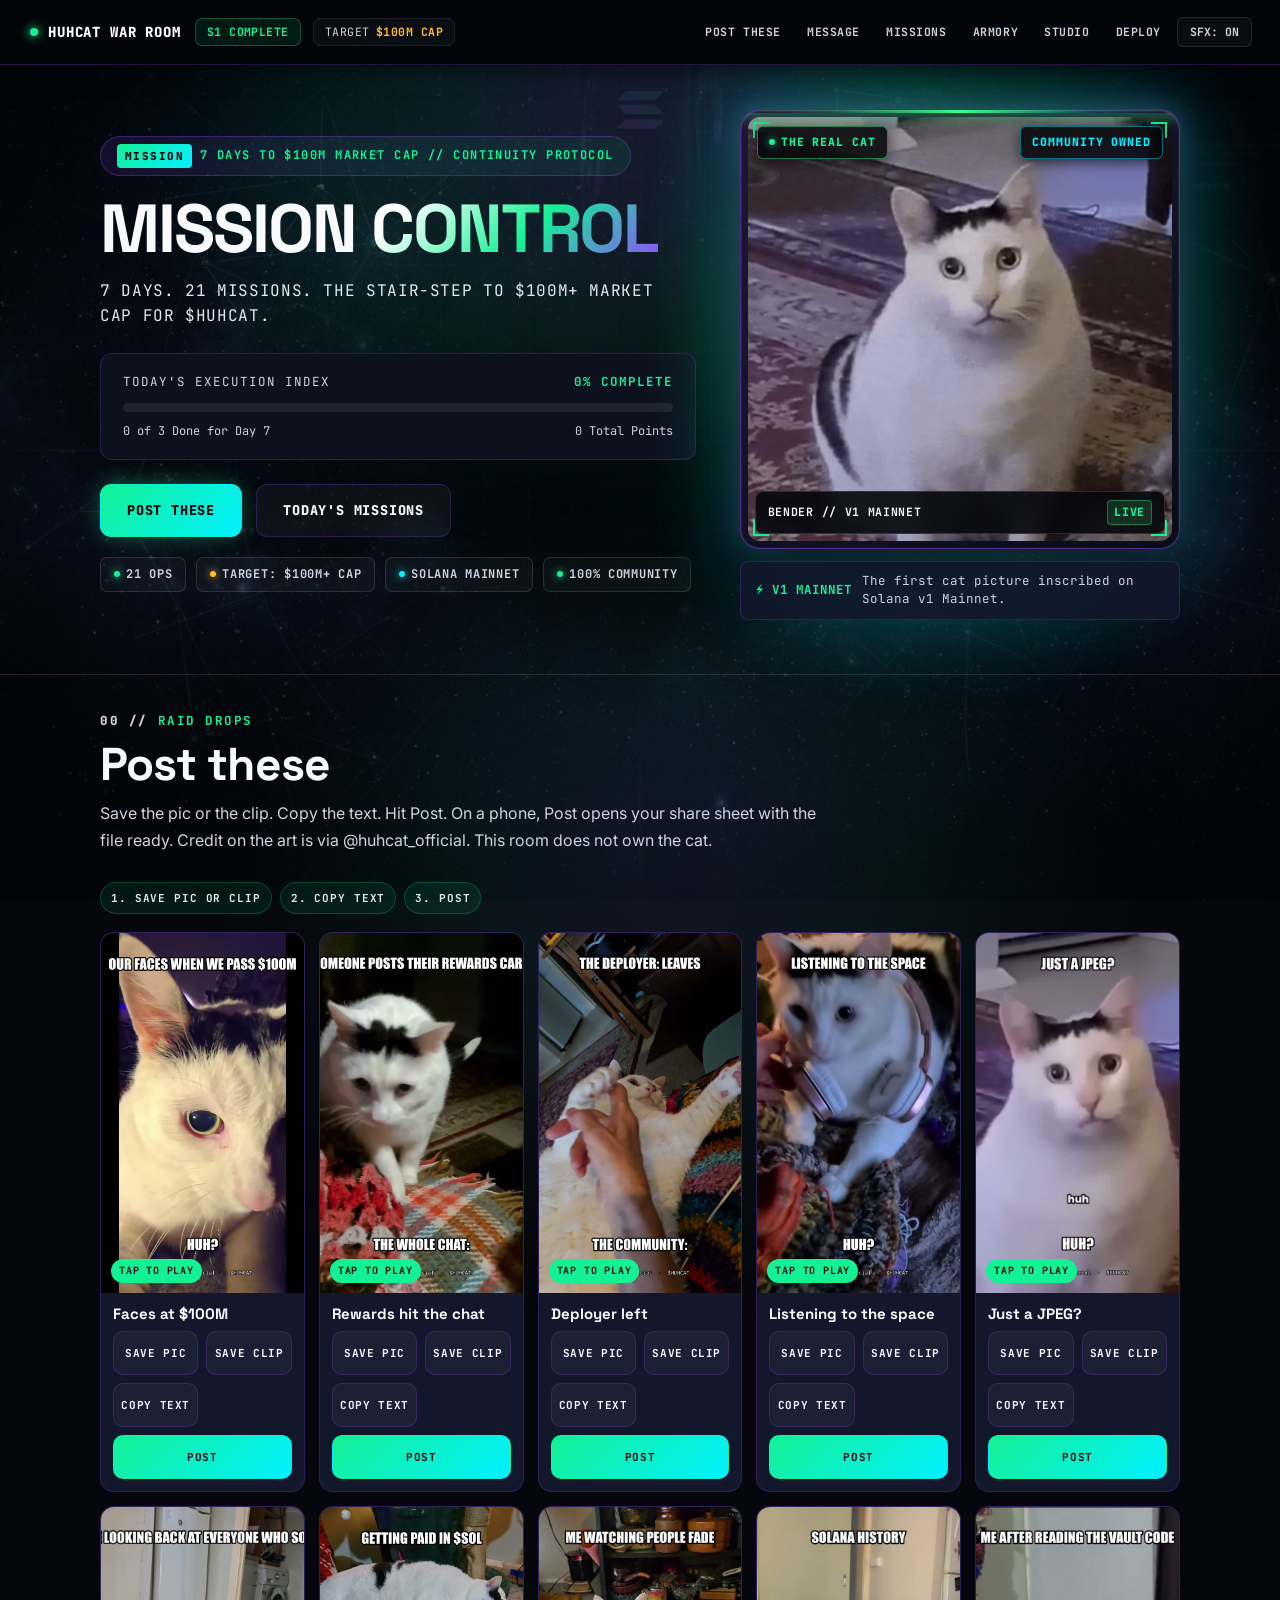
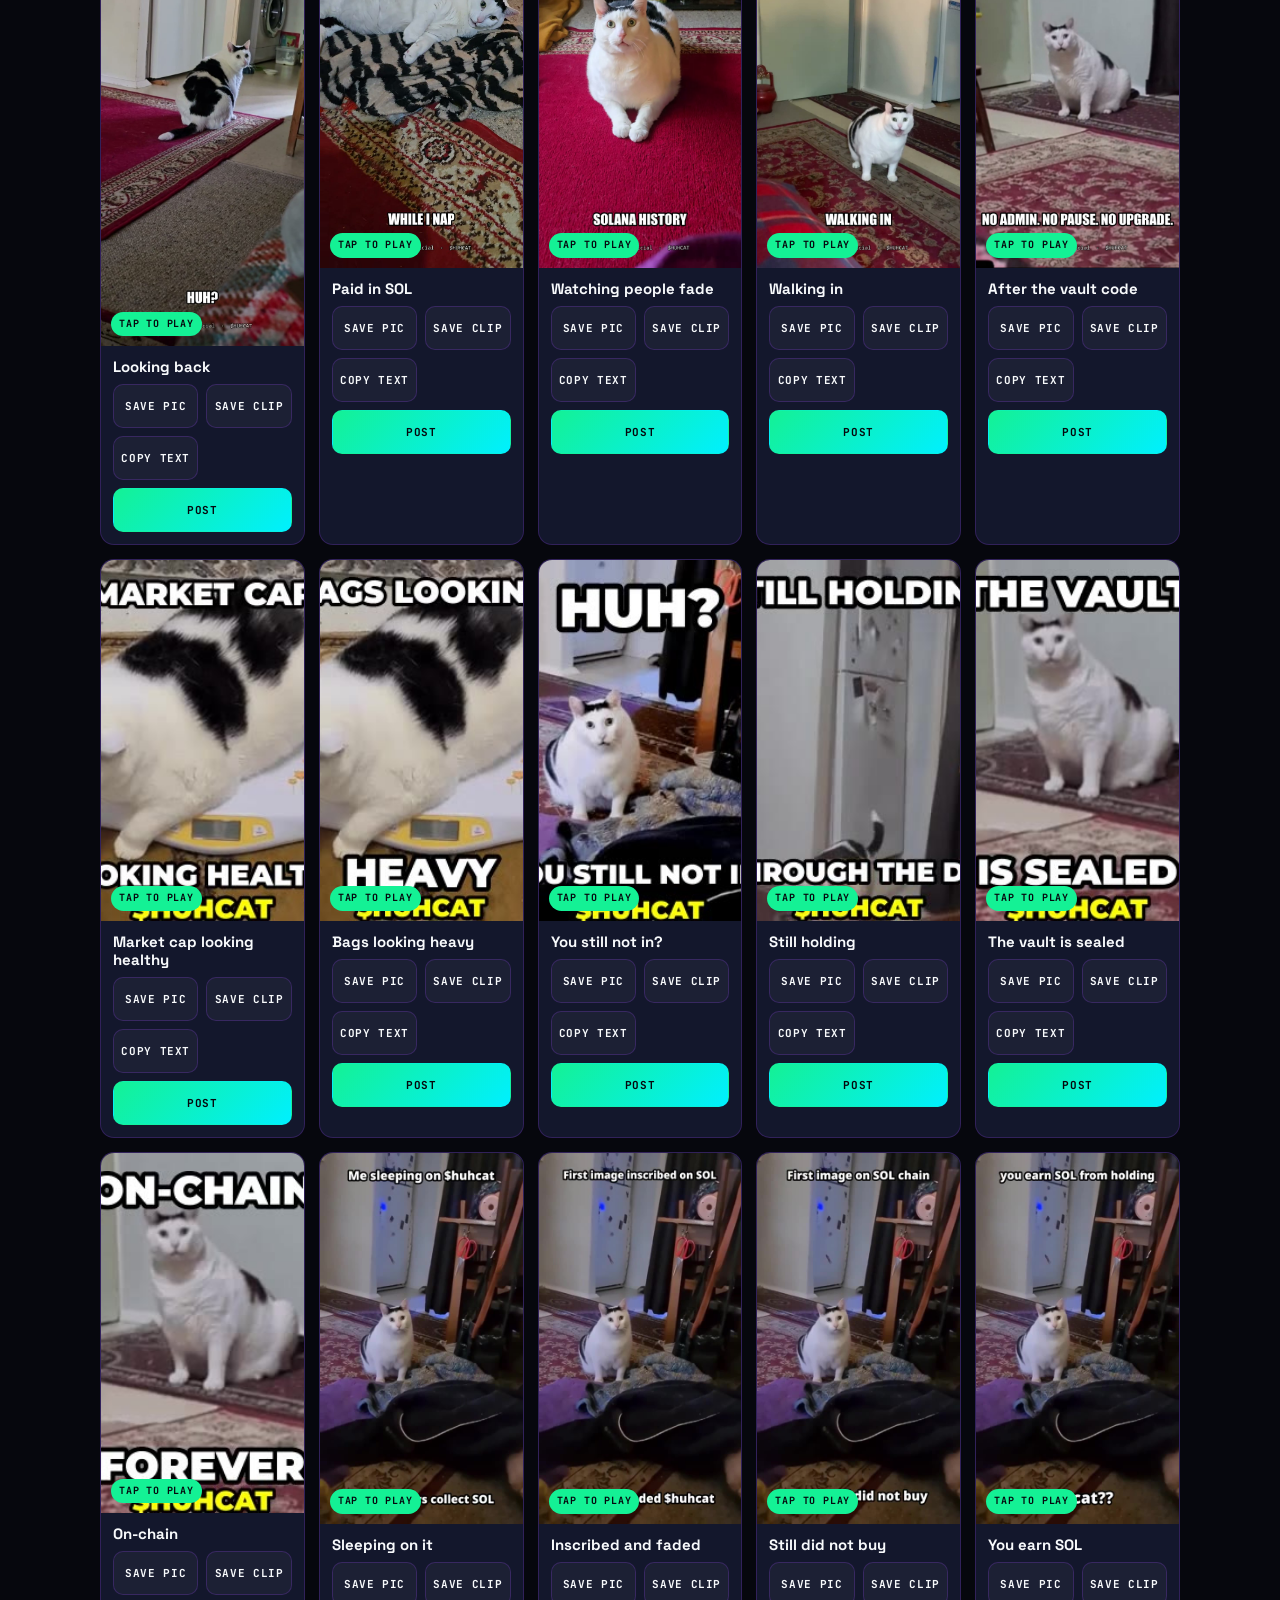
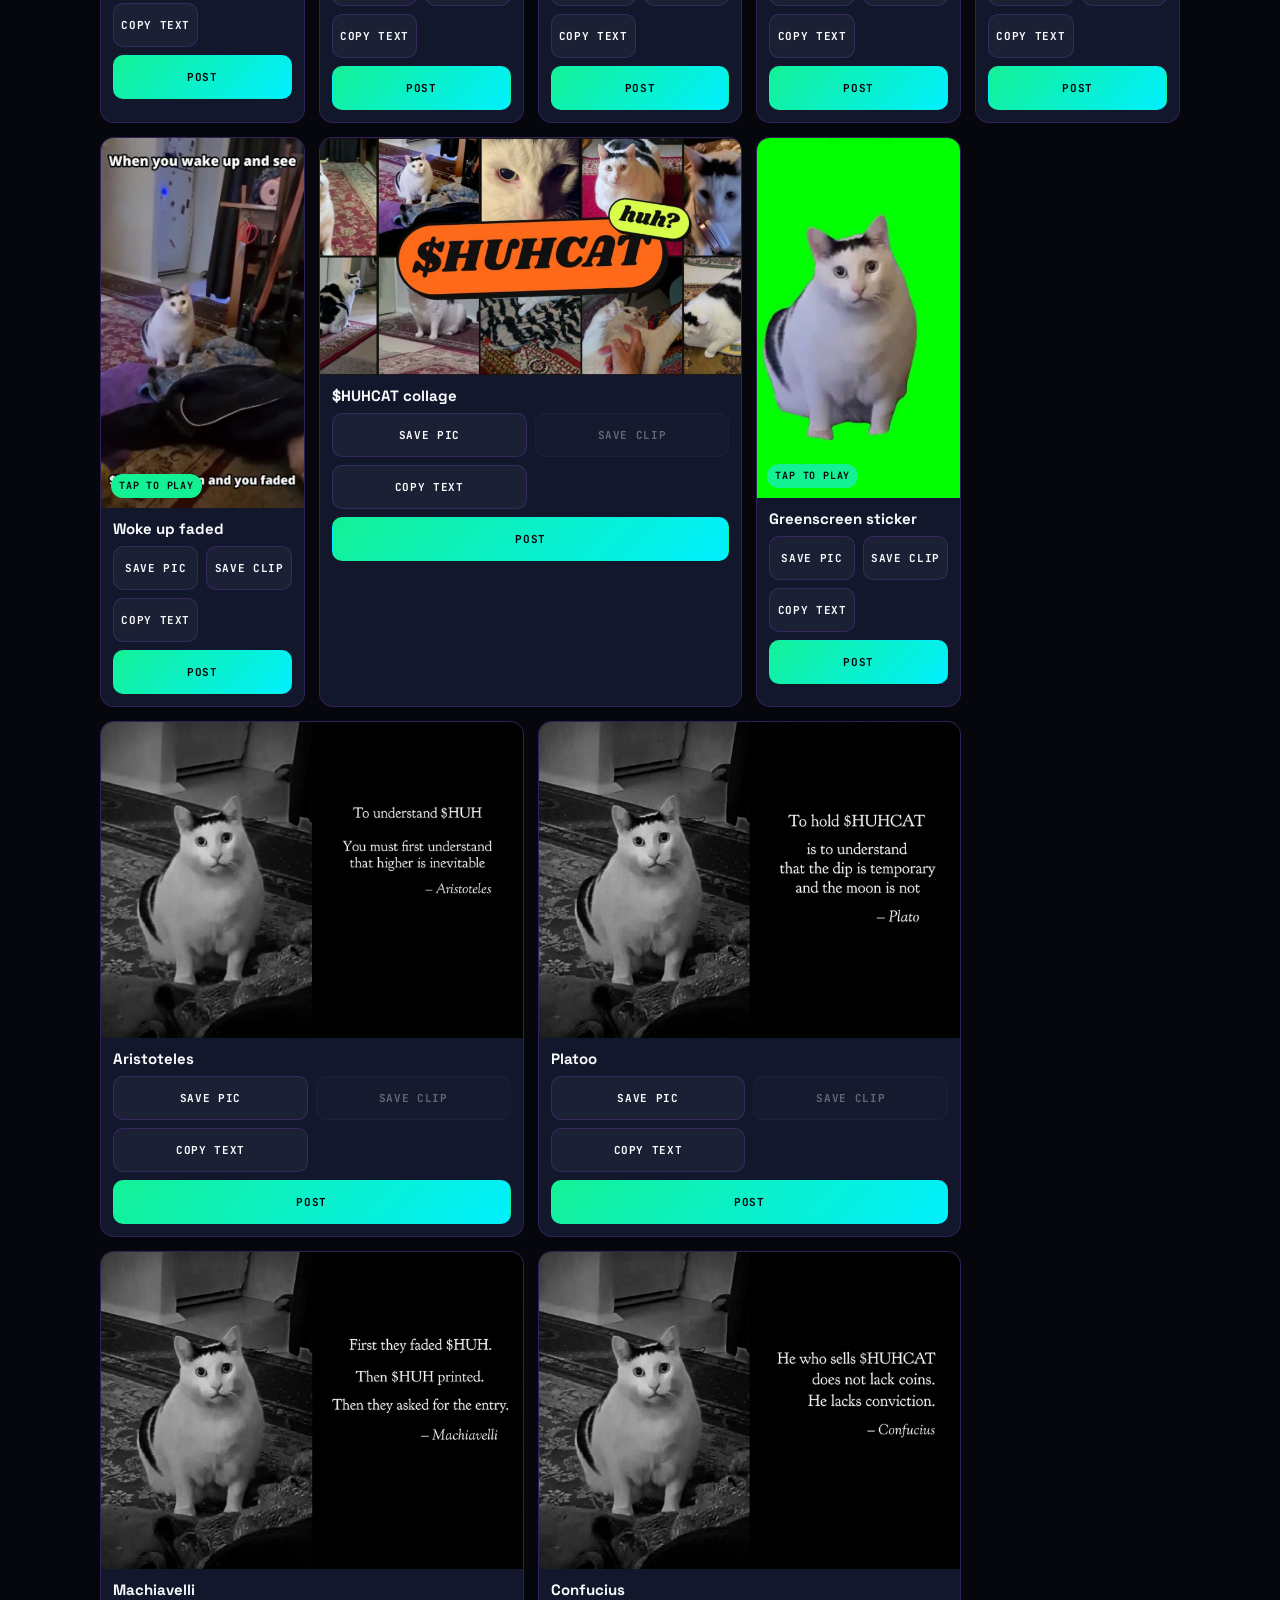
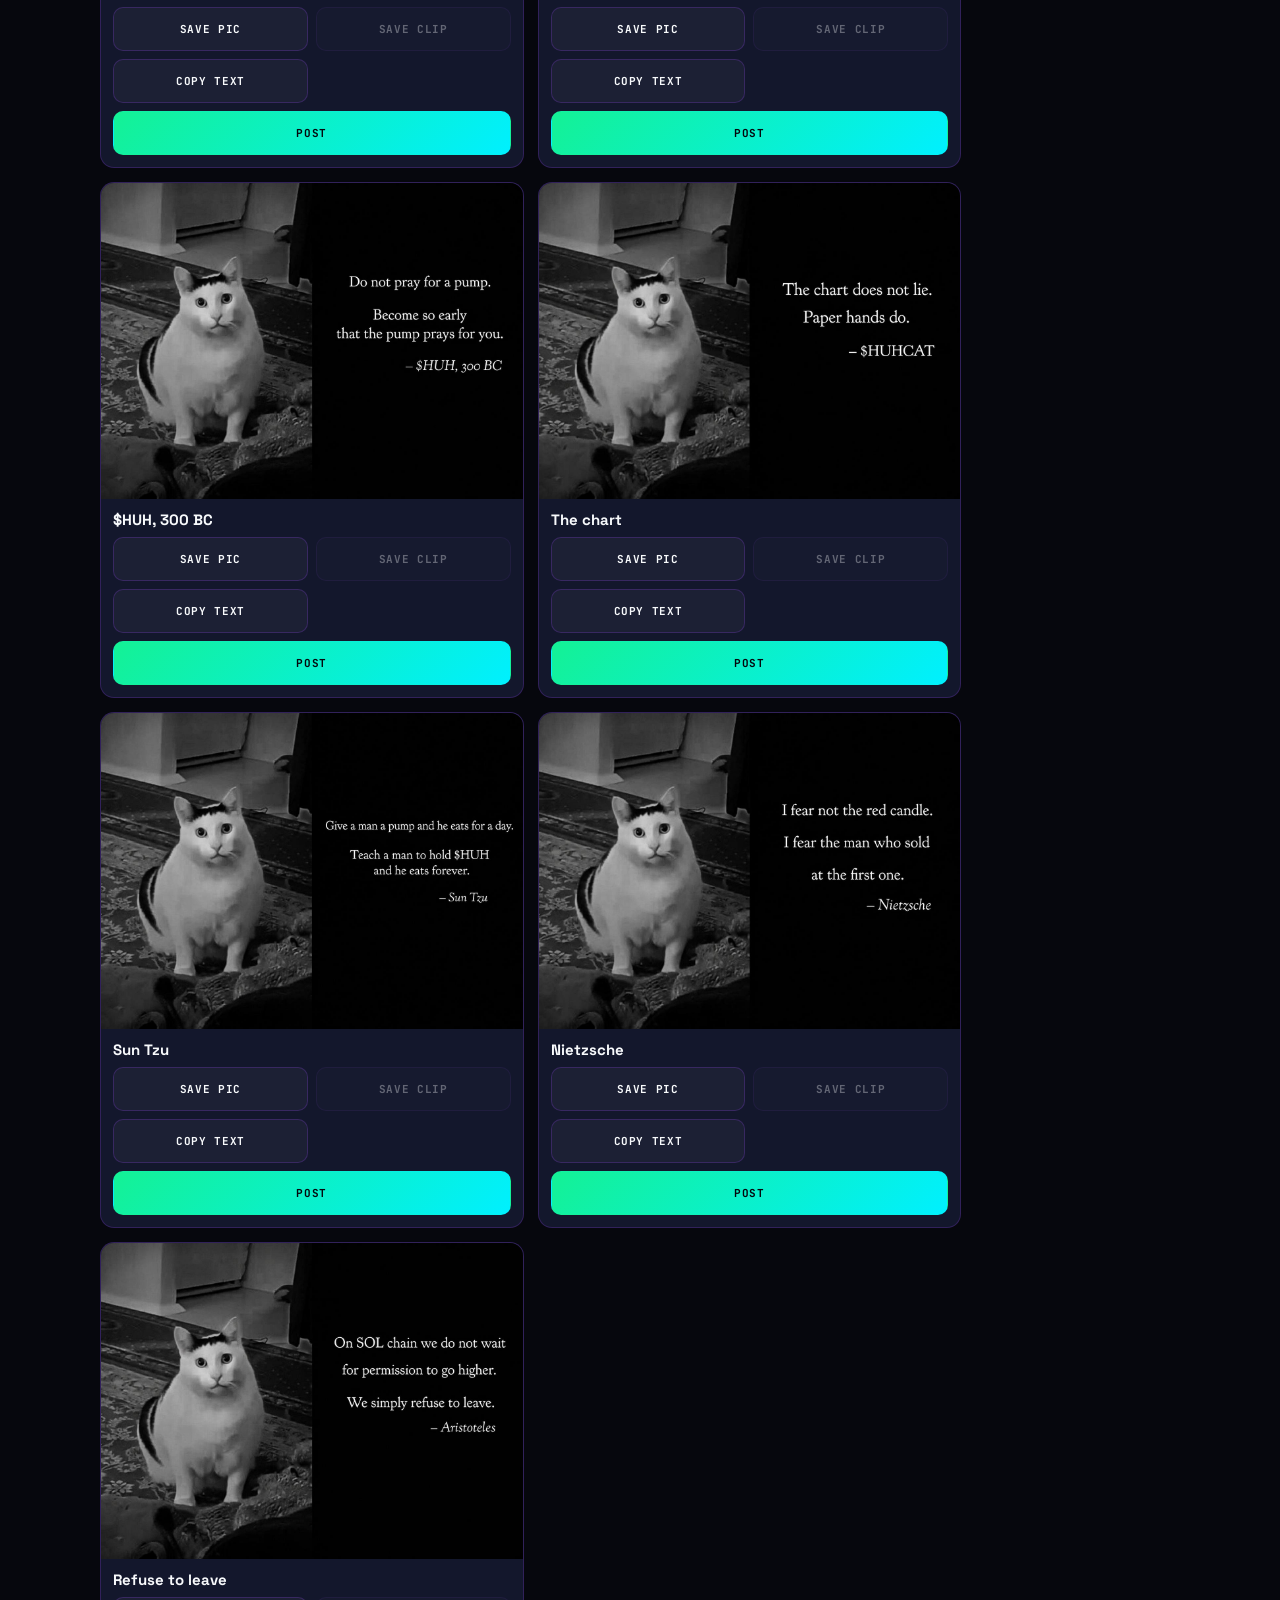
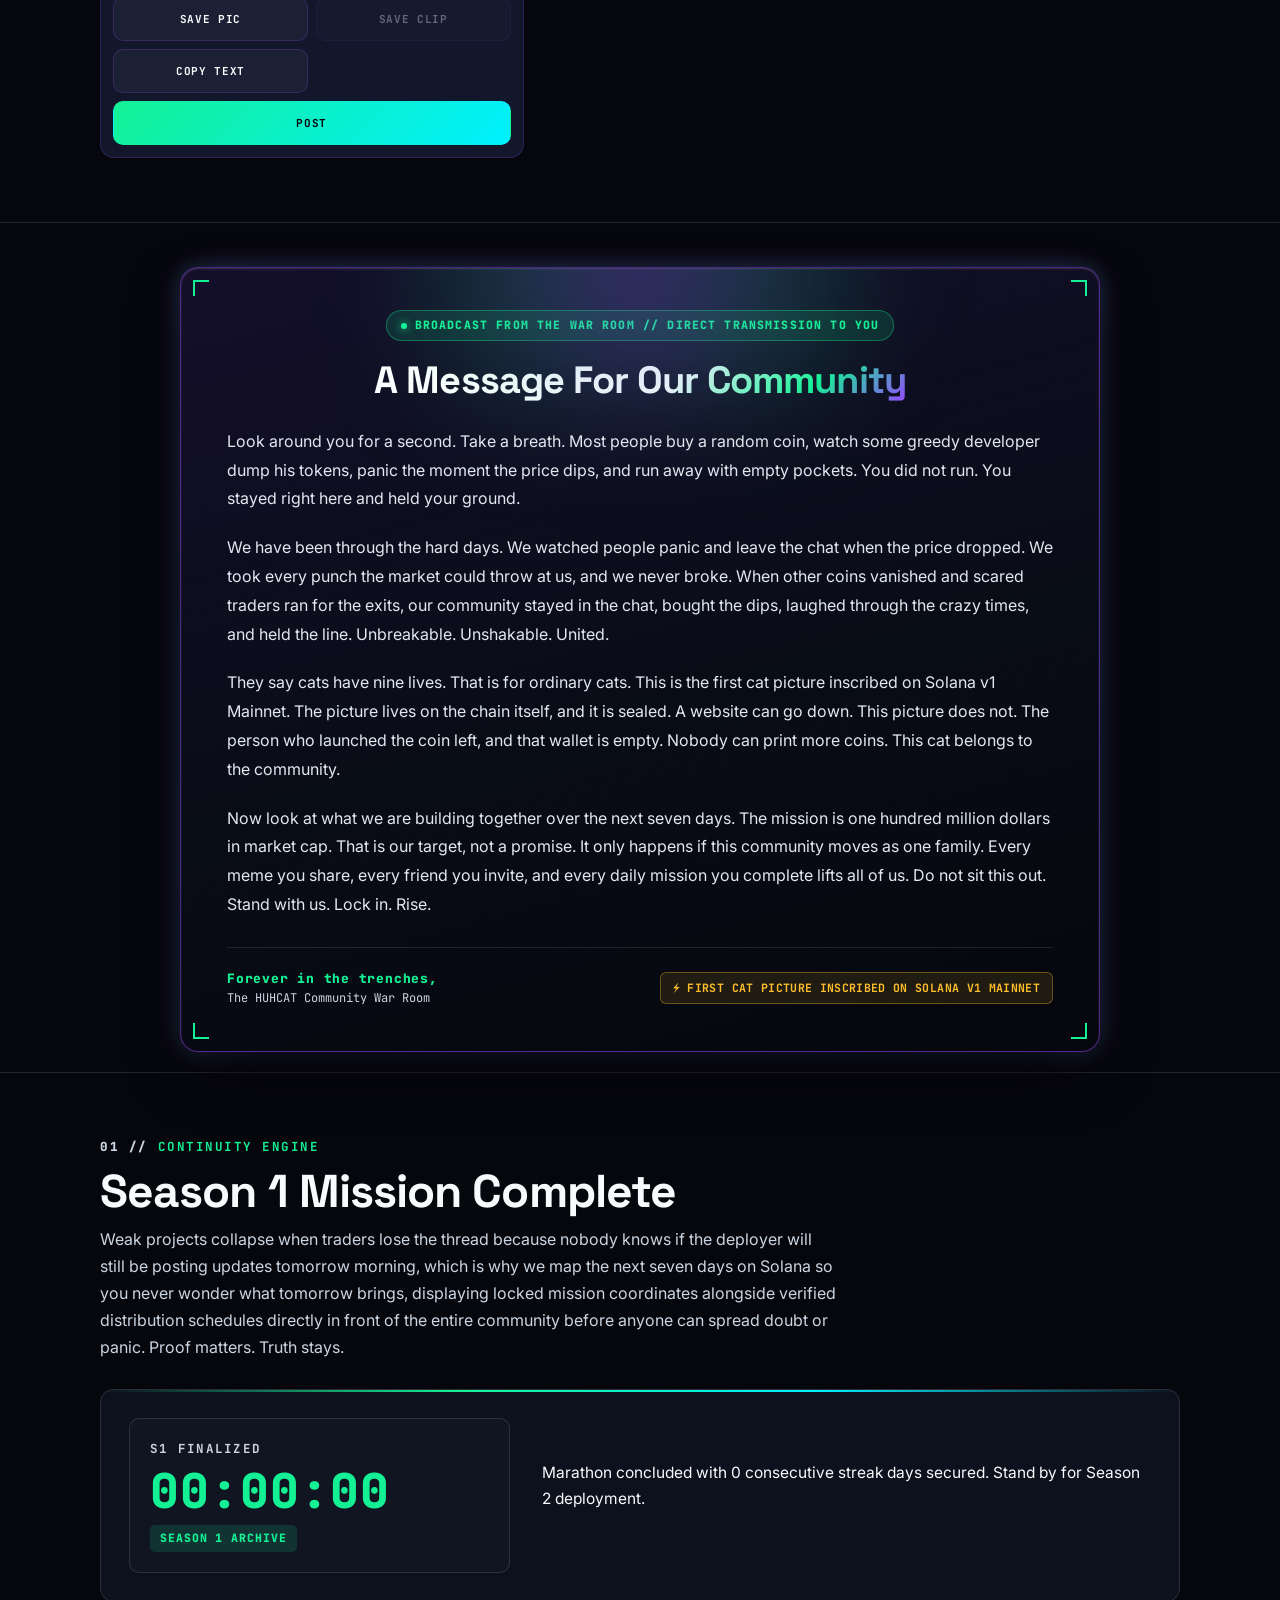
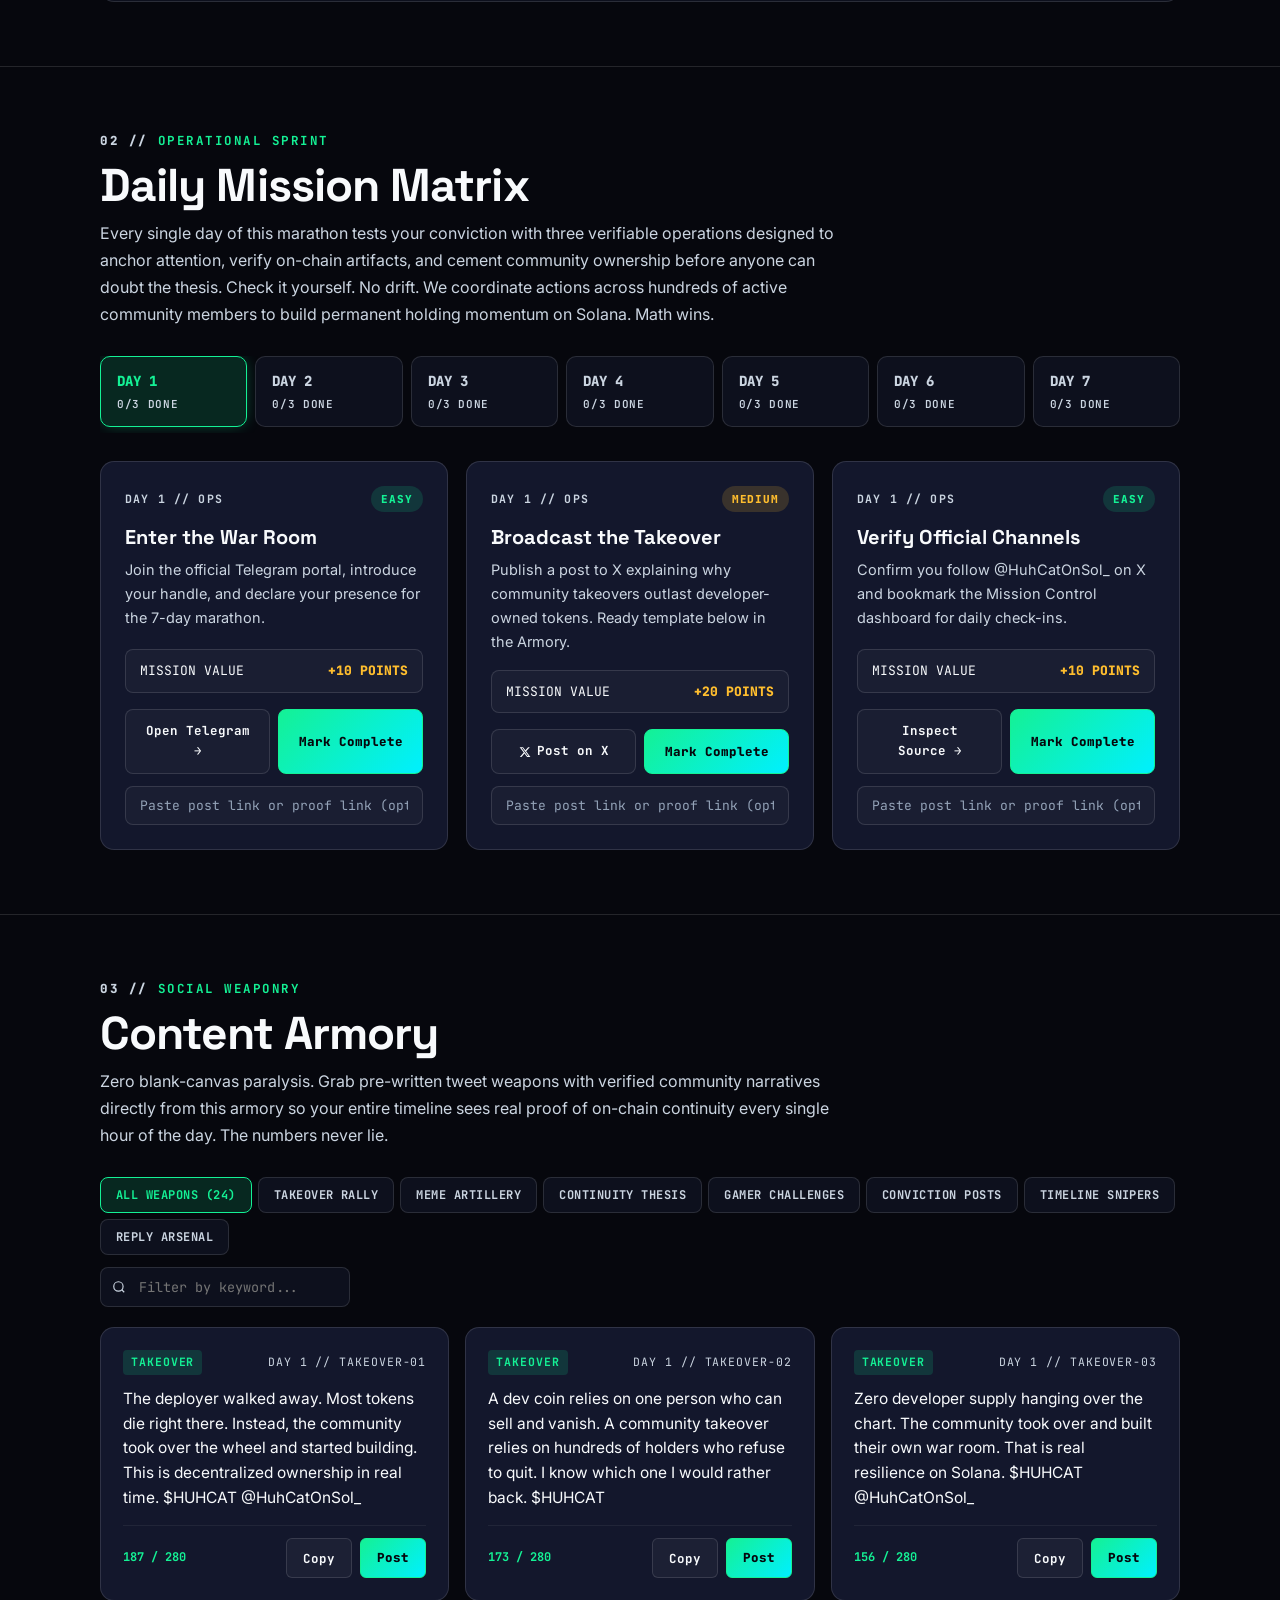
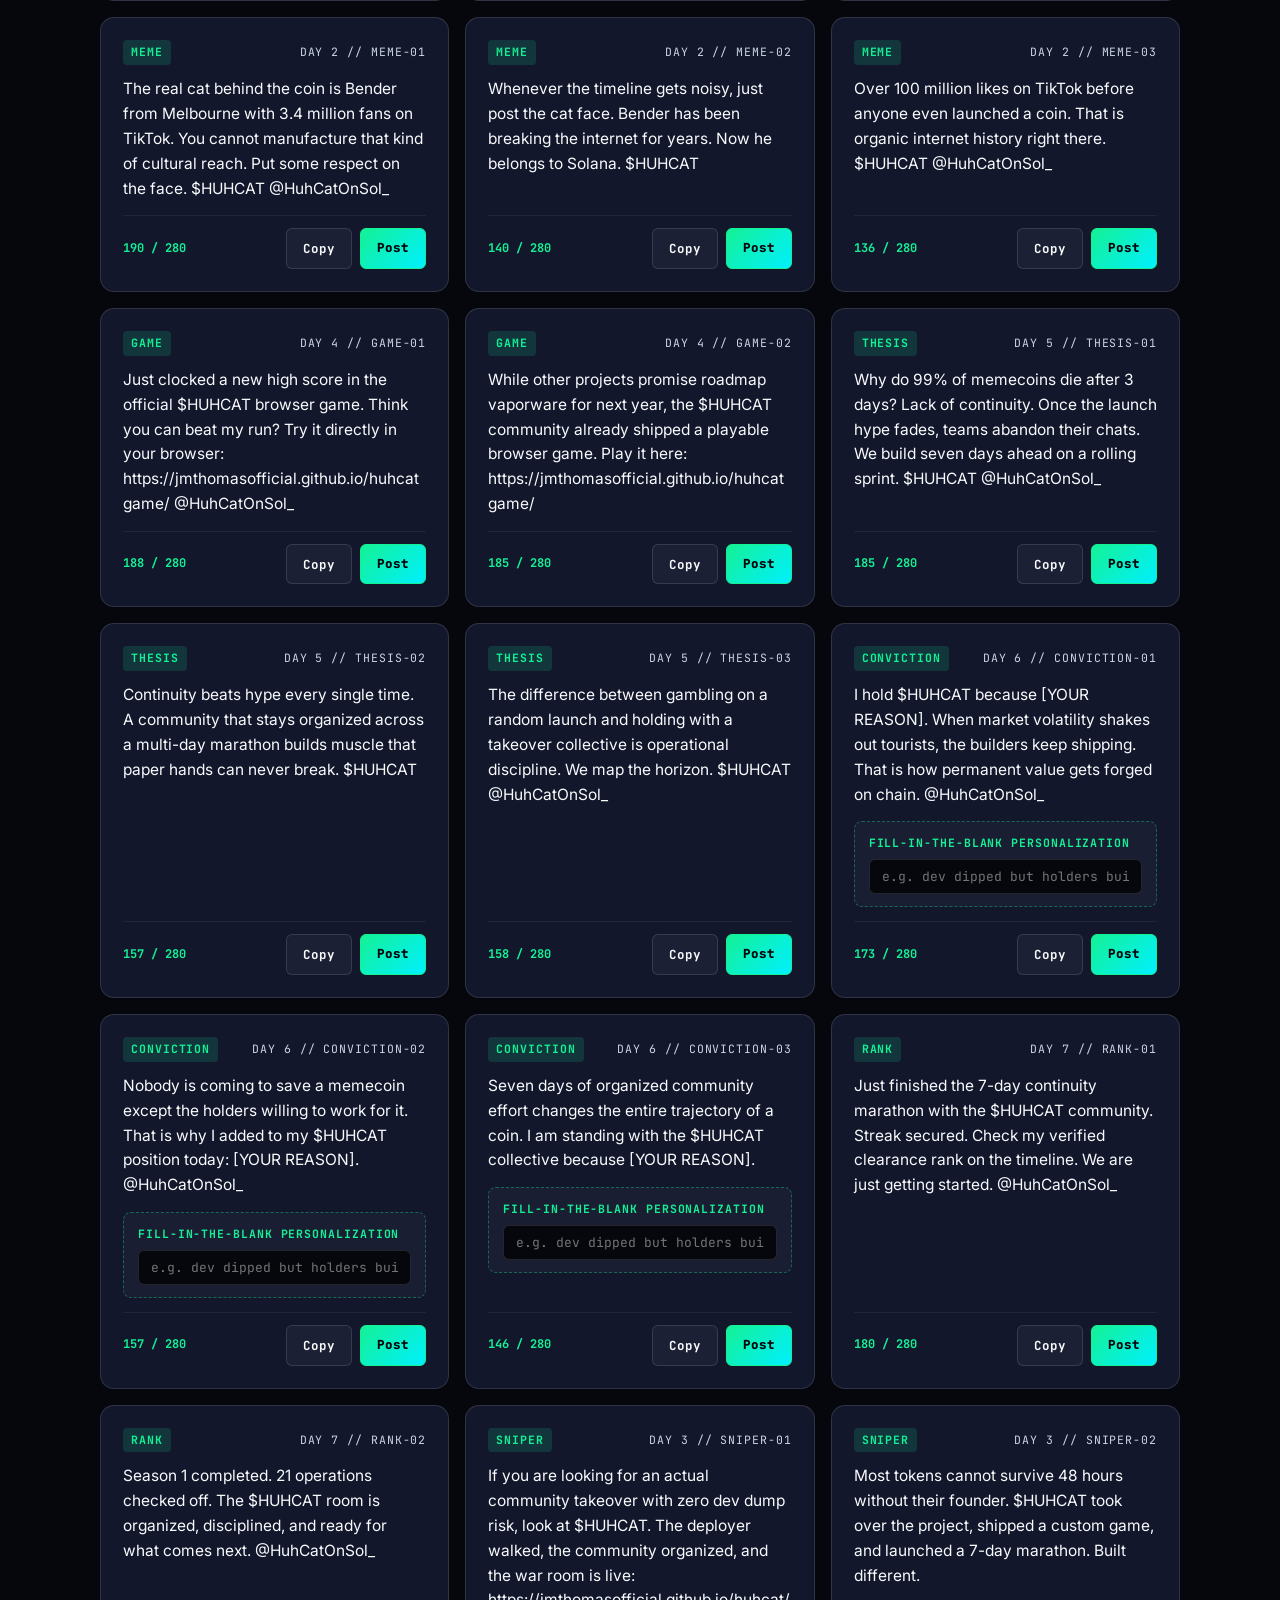
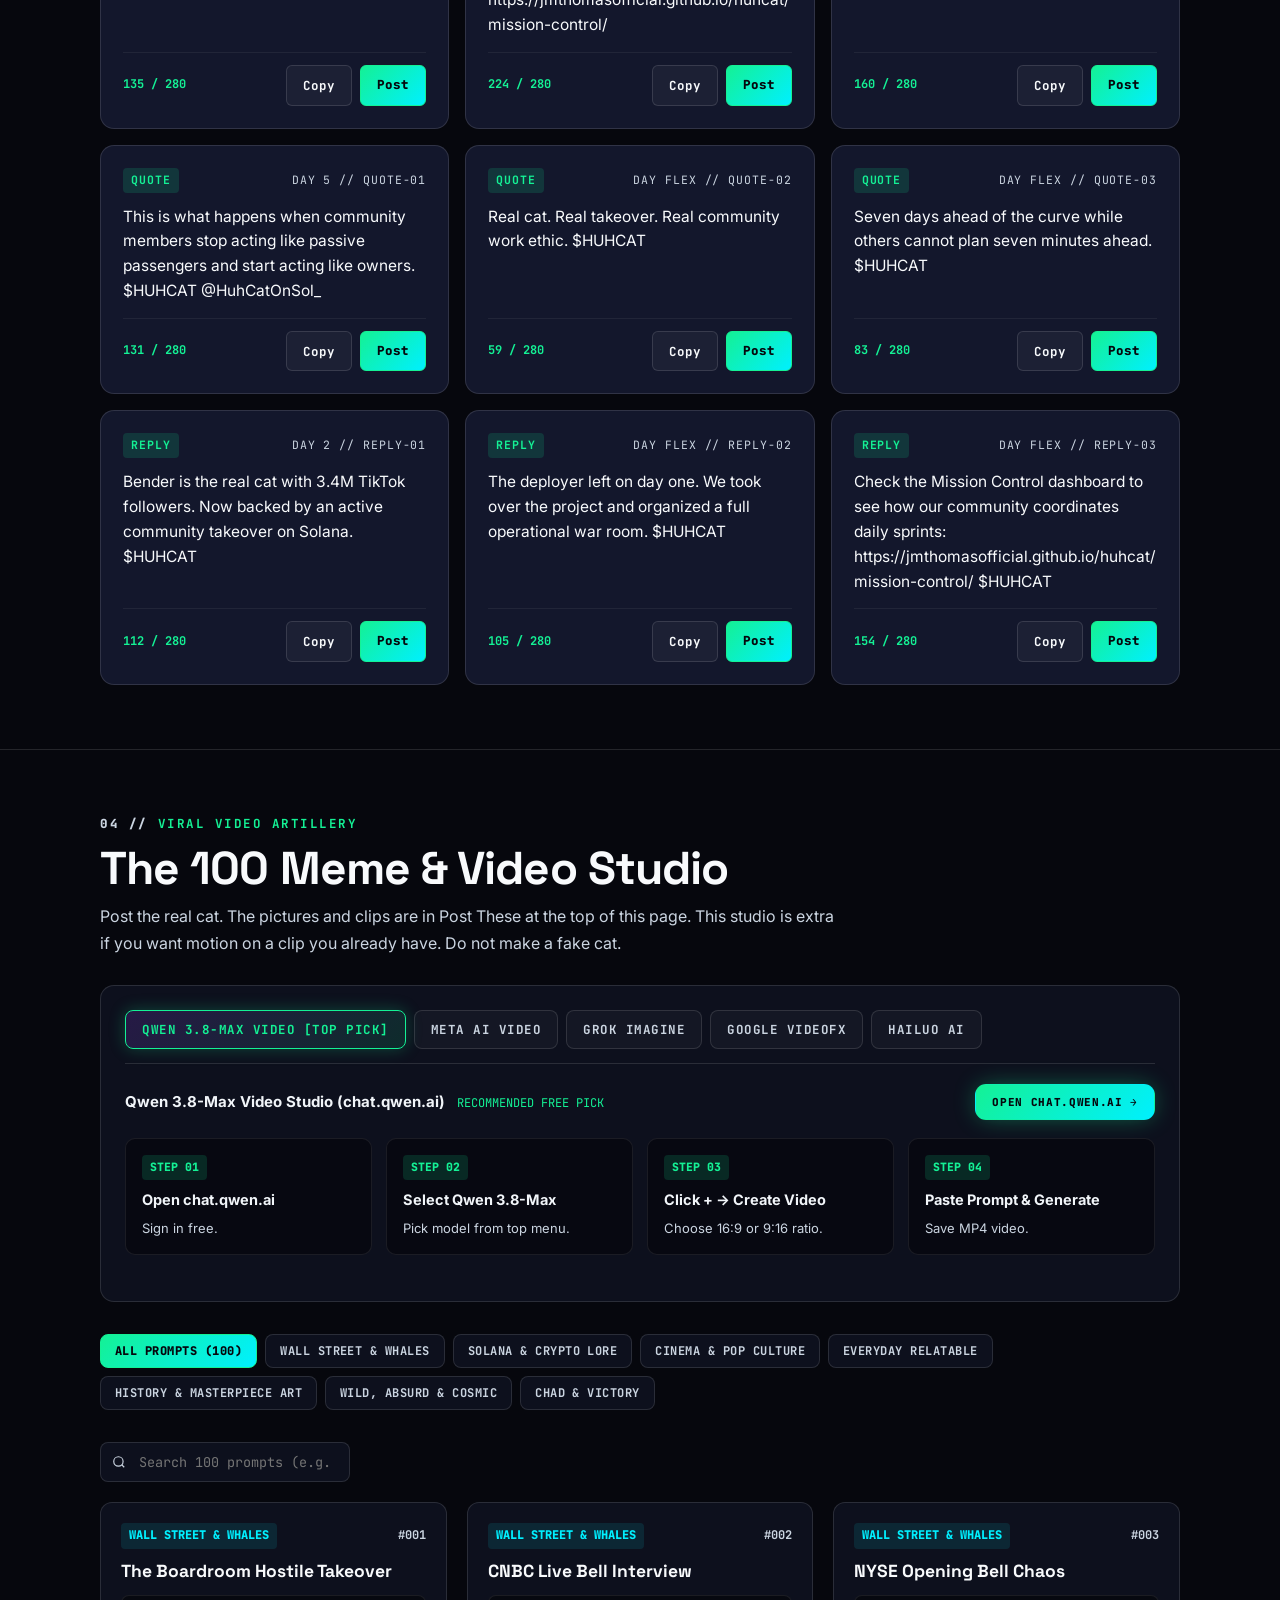
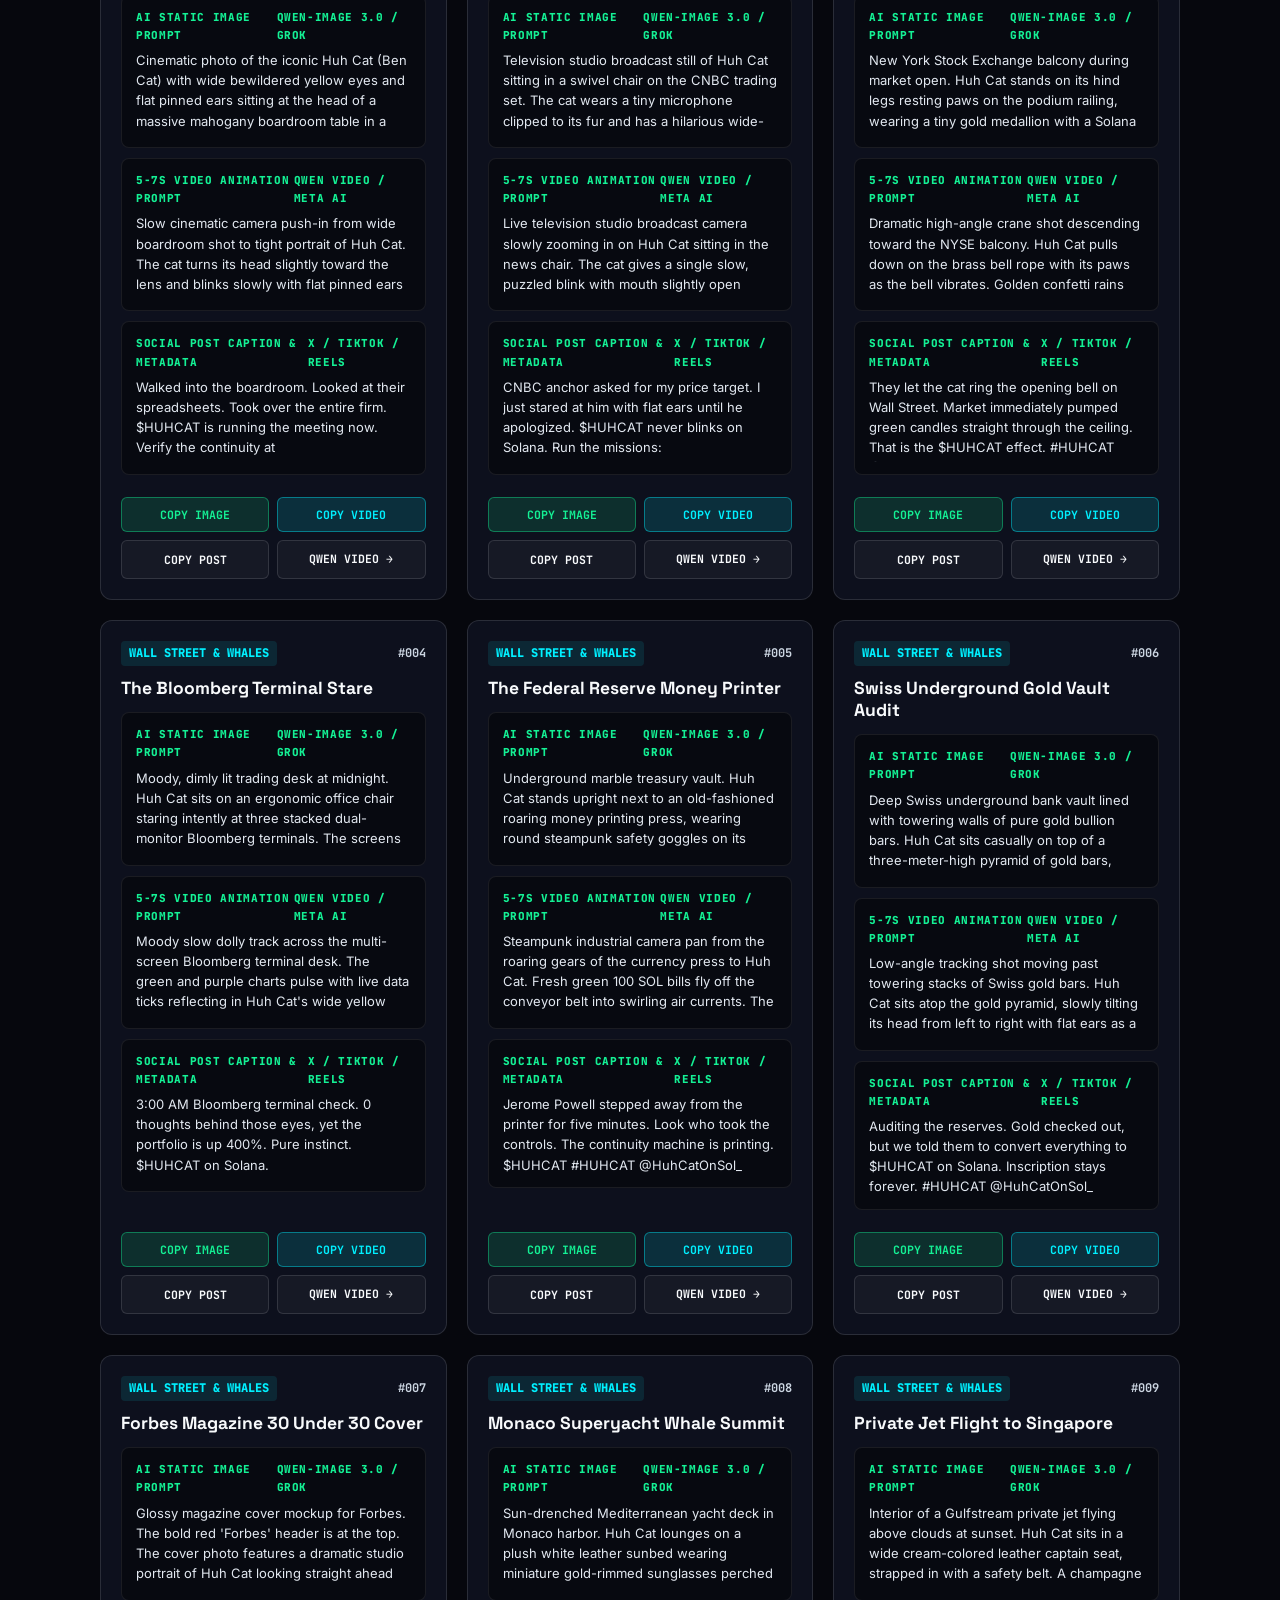
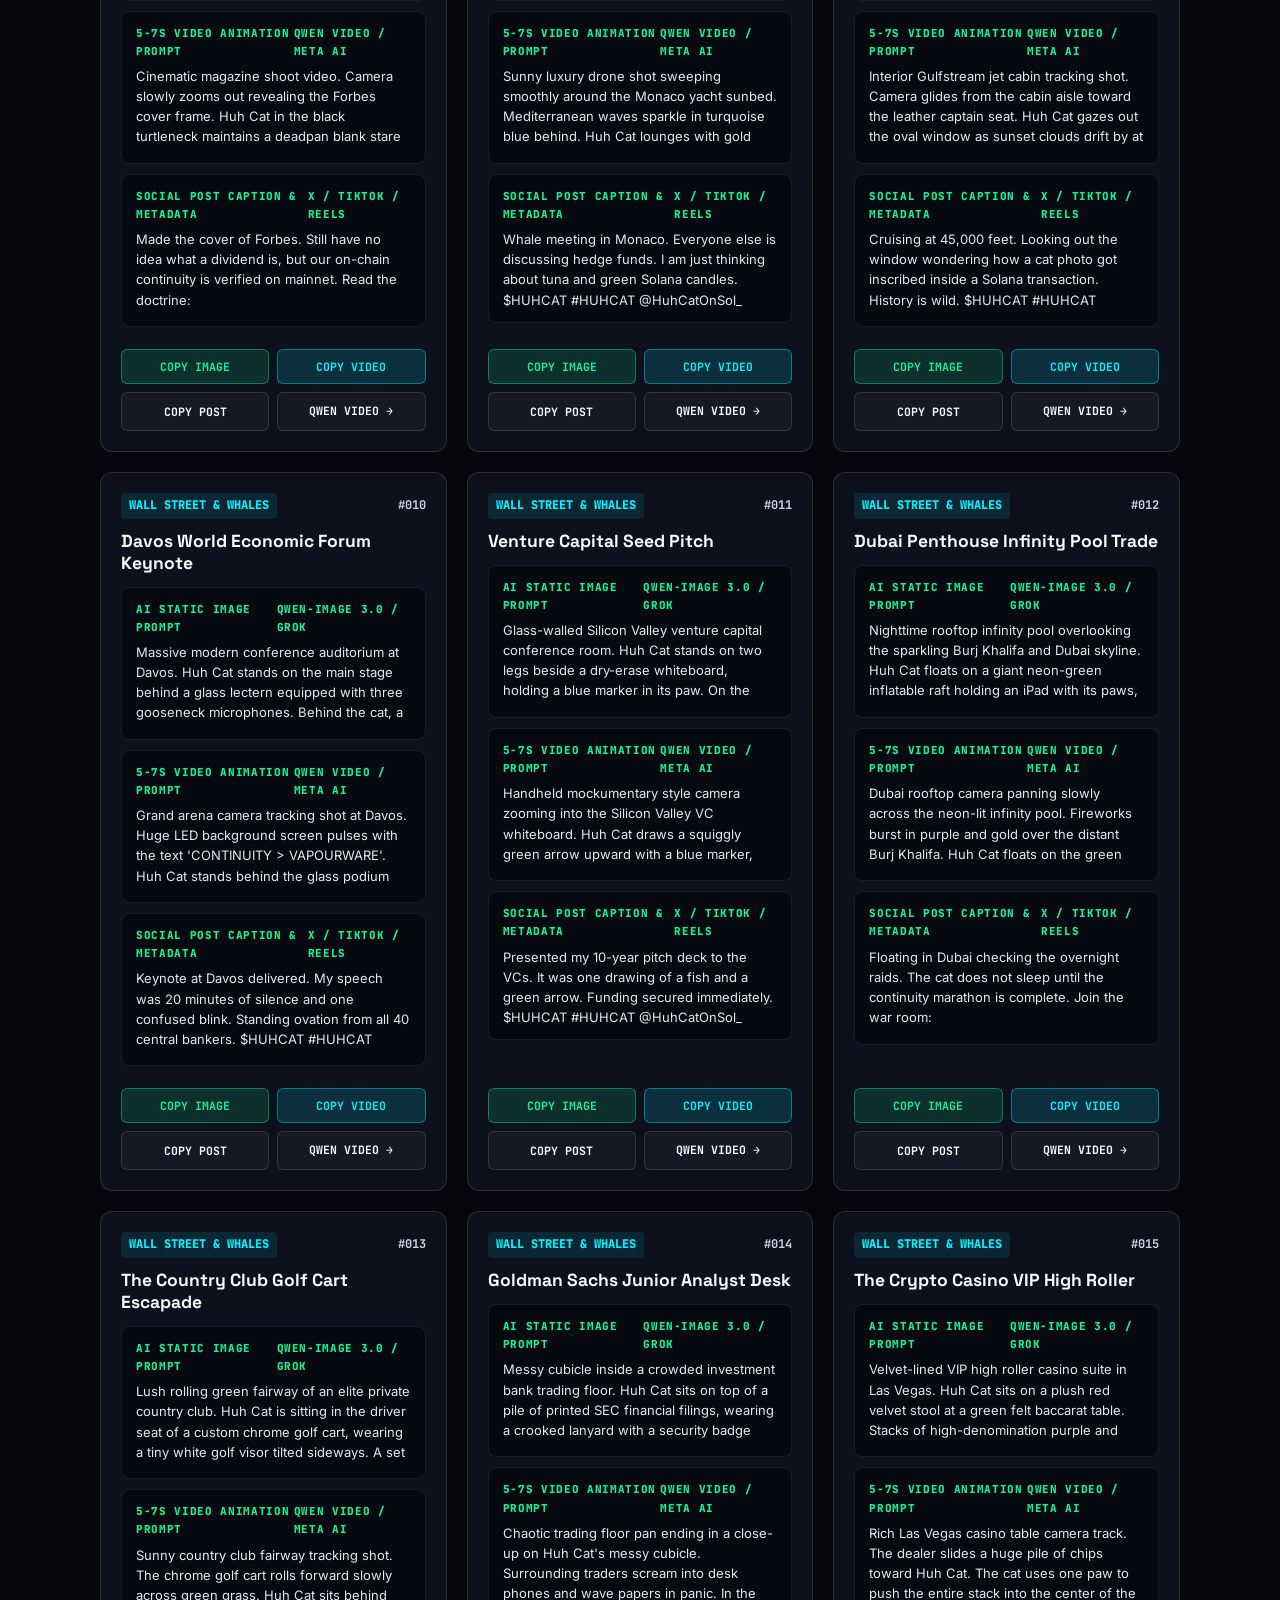
<file: mission-control/index.html>
<!DOCTYPE html>
<html lang="en">
<head>
<meta charset="UTF-8">
<meta name="viewport" content="width=device-width, initial-scale=1, viewport-fit=cover">
<title>Mission Control - $HUHCAT 7-Day Marathon</title>
<meta name="description" content="7-day continuity marathon. 21 missions. Organize the community, deploy viral content, earn your rank. The official war room for HUHCAT holders.">
<meta property="og:type" content="website">
<meta property="og:url" content="https://jmthomasofficial.github.io/huhcat/mission-control/">
<meta property="og:title" content="Mission Control - $HUHCAT 7-Day Marathon">
<meta property="og:description" content="7-day continuity marathon. 21 missions. The official war room for HUHCAT holders.">
<meta property="og:image" content="https://jmthomasofficial.github.io/huhcat/og-image.jpg?v=3">
<meta name="twitter:card" content="summary_large_image">
<meta name="twitter:title" content="Mission Control - $HUHCAT 7-Day Marathon">
<meta name="twitter:description" content="7-day continuity marathon. 21 missions. The official war room for HUHCAT holders.">
<meta name="twitter:image" content="https://jmthomasofficial.github.io/huhcat/og-image.jpg?v=3">
<link rel="icon" type="image/jpeg" href="../huhcat.jpg">
<link rel="preconnect" href="https://fonts.googleapis.com">
<link rel="preconnect" href="https://fonts.gstatic.com" crossorigin>
<link href="https://fonts.googleapis.com/css2?family=Space+Grotesk:wght@400;500;600;700;800&family=Inter:wght@400;500;600;700&family=JetBrains+Mono:wght@400;500;700&display=swap" rel="stylesheet">
<style>
:root {
  --void: #06070d;
  --graphite: #0d101d;
  --graphite-card: #13172c;
  --slate: rgba(255, 255, 255, 0.12);
  --slate-purple: rgba(153, 69, 255, 0.22);
  --solana-purple: #9945ff;
  --solana-purple-glow: rgba(153, 69, 255, 0.45);
  --solana-purple-dim: rgba(153, 69, 255, 0.14);
  --signal: #14f195;
  --signal-dim: rgba(20, 241, 149, 0.14);
  --signal-glow: rgba(20, 241, 149, 0.45);
  --cyan: #00f0ff;
  --cyan-dim: rgba(0, 240, 255, 0.14);
  --cyan-glow: rgba(0, 240, 255, 0.45);
  --alert: #ff4757;
  --alert-dim: rgba(255, 71, 87, 0.16);
  --gold: #ffbe2e;
  --gold-dim: rgba(255, 190, 46, 0.16);
  --text: #ffffff;
  --text-bright: #f8fafc;
  --muted: #cbd5e1;
  --muted-bright: #e2e8f0;
  --muted-mid: #94a3b8;
  --mono: 'JetBrains Mono', monospace;
  --display: 'Space Grotesk', sans-serif;
  --body: 'Inter', sans-serif;
  --radius: 14px;
  --pulse-bar: 64px;
  --pulse-safe-top: env(safe-area-inset-top, 0px);
  --pulse-safe-x: env(safe-area-inset-left, 0px);
  --pulse-safe-r: env(safe-area-inset-right, 0px);
}
*, *::before, *::after { margin:0; padding:0; box-sizing:border-box; }
html { scroll-behavior:smooth; scroll-padding-top:calc(var(--pulse-bar) + var(--pulse-safe-top) + 16px); background:var(--void); color-scheme:dark; }
body {
  font-family:var(--body); color:var(--text-bright); background:var(--void);
  -webkit-font-smoothing:antialiased; font-size:15px; line-height:1.65;
  padding-top:calc(var(--pulse-bar) + var(--pulse-safe-top)); min-height:100vh; position:relative; overflow-x:hidden;
}
a { color:var(--signal); text-decoration:none; transition:color 0.2s; }
a:hover { color:#62ffa4; text-decoration:none; }
img { max-width:100%; display:block; }
::selection { background:var(--signal); color:#000; }

/* scrollbar */
::-webkit-scrollbar { width:8px; height:8px; }
::-webkit-scrollbar-track { background:var(--void); }
::-webkit-scrollbar-thumb { background:rgba(57,255,136,0.3); border-radius:8px; }
::-webkit-scrollbar-thumb:hover { background:var(--signal); }

/* static background layer */
.bg-static-layer {
  position:fixed; inset:0; z-index:0; pointer-events:none;
  background:#06070d url('war-room-bg.jpg') center top / cover no-repeat;
  opacity:0.42;
}
/* ambient background grid & stair-step chart canvas */
#candle-canvas {
  position:fixed; inset:0; z-index:0; pointer-events:none;
  width:100%; height:100%;
}
.cyber-grid {
  position:fixed; inset:0; z-index:0; pointer-events:none;
  background-image:
    linear-gradient(rgba(153, 69, 255, 0.03) 1px, transparent 1px),
    linear-gradient(90deg, rgba(20, 241, 149, 0.025) 1px, transparent 1px);
  background-size:44px 44px;
  mask-image:radial-gradient(ellipse at 50% 15%, black 25%, transparent 78%);
}
.ambient-glow {
  position:fixed; top:-180px; left:50%; transform:translateX(-50%);
  width:1100px; height:600px; border-radius:50%;
  background:radial-gradient(circle, rgba(153,69,255,0.18) 0%, rgba(20,241,149,0.11) 40%, rgba(0,240,255,0.05) 65%, transparent 75%);
  filter:blur(90px); pointer-events:none; z-index:0;
}
.ambient-glow-bottom {
  position:fixed; bottom:-250px; right:10%;
  width:950px; height:550px; border-radius:50%;
  background:radial-gradient(circle, rgba(153,69,255,0.12) 0%, rgba(20,241,149,0.08) 45%, transparent 70%);
  filter:blur(100px); pointer-events:none; z-index:0;
}
.wrap { max-width:1120px; margin:0 auto; padding:0 20px; position:relative; z-index:1; }

/* ---- PULSE HEADER ---- */
#pulse {
  position:fixed; top:0; left:0; right:0; z-index:100;
  background:rgba(3, 4, 8, 0.92); backdrop-filter:blur(24px); -webkit-backdrop-filter:blur(24px);
  border-bottom:1px solid rgba(153, 69, 255, 0.22);
  box-shadow:0 4px 20px rgba(0, 0, 0, 0.55);
  min-height:calc(var(--pulse-bar) + var(--pulse-safe-top));
  height:auto;
  padding-top:var(--pulse-safe-top);
  display:flex; align-items:center;
  overflow:visible;
}
.pulse-wrap {
  width:100%; max-width:1400px; margin:0 auto;
  padding:12px max(28px, calc(20px + var(--pulse-safe-r))) 12px max(28px, calc(20px + var(--pulse-safe-x)));
  display:flex; align-items:center; justify-content:space-between; gap:18px;
  box-sizing:border-box; min-height:var(--pulse-bar); overflow:visible;
}
.pulse-left {
  display:flex; align-items:center; gap:12px;
  font-family:var(--mono); font-size:12px; letter-spacing:0.04em;
  color:var(--muted); text-transform:uppercase;
  flex:0 1 auto; min-width:0; overflow:visible;
}
.pulse-brand {
  display:inline-flex; align-items:center; gap:10px; font-weight:800;
  color:#ffffff !important; font-size:14px; letter-spacing:0.06em;
  white-space:nowrap !important; flex:0 0 auto !important; text-decoration:none !important;
  line-height:1.3; padding:6px 2px; cursor:pointer;
  transition:opacity 0.2s; overflow:visible;
}
.pulse-brand:hover { opacity:0.9; color:#ffffff !important; }
.pulse-brand-text {
  display:inline-block; white-space:nowrap; line-height:1.3;
  overflow:visible; padding:1px 0;
}
.pulse-brand-rest { display:inline; }
.pulse-dot {
  width:8px; height:8px; border-radius:50%; background:var(--signal);
  box-shadow:0 0 10px var(--signal), 0 0 18px rgba(20,241,149,0.6);
  animation:radar-ping 1.8s infinite ease-in-out; flex-shrink:0;
}
@keyframes radar-ping { 0%,100%{opacity:1; transform:scale(1);} 50%{opacity:0.4; transform:scale(0.85);} }
.pulse-item {
  display:inline-flex; align-items:center; gap:6px; white-space:nowrap;
  flex:0 0 auto; padding:6px 11px; border-radius:7px;
  background:rgba(255, 255, 255, 0.035); border:1px solid rgba(255, 255, 255, 0.08);
  font-size:11.5px; line-height:1.3;
}
.pulse-item-countdown {
  background:rgba(20, 241, 149, 0.09); border-color:rgba(20, 241, 149, 0.3);
}
.pulse-val { color:var(--signal); font-weight:700; }
.pulse-val.gold { color:var(--gold); }
.pulse-val.cyan { color:var(--cyan); }

.pulse-nav { display:flex; align-items:center; gap:6px; flex:0 0 auto; }
.pulse-nav a {
  font-family:var(--mono); font-size:11.5px; font-weight:700; color:var(--muted);
  text-transform:uppercase; letter-spacing:0.05em; padding:7px 10px;
  border-radius:6px; transition:0.2s; white-space:nowrap; flex-shrink:0;
  line-height:1.3;
}
.pulse-nav a:hover { color:var(--signal); background:rgba(20,241,149,0.08); }
.sfx-toggle {
  background:rgba(255,255,255,0.04); border:1px solid var(--slate);
  color:var(--muted); font-family:var(--mono); font-size:11.5px; font-weight:700;
  padding:7px 12px; border-radius:6px; cursor:pointer; transition:0.2s;
  white-space:nowrap; flex-shrink:0; line-height:1.3;
}
.sfx-toggle:hover { border-color:var(--signal); color:var(--signal); }
.sfx-toggle.active { color:var(--signal); border-color:var(--signal); background:var(--signal-dim); }

/* ---- HERO SECTION ---- */
.hero { padding:44px 0 54px; position:relative; }
.hero-grid-layout {
  display:grid; grid-template-columns:1.15fr 0.85fr;
  gap:44px; align-items:center;
}
.hero-col-content {
  display:flex; flex-direction:column; align-items:flex-start; text-align:left;
}
.hero-badge {
  display:inline-flex; align-items:center; gap:8px;
  background:linear-gradient(90deg, rgba(153,69,255,0.12), rgba(20,241,149,0.08));
  border:1px solid rgba(153,69,255,0.3);
  padding:7px 16px; border-radius:100px;
  font-family:var(--mono); font-size:12px; font-weight:700;
  color:var(--signal); letter-spacing:0.12em; text-transform:uppercase;
  margin-bottom:18px;
}
.hero-badge-tag {
  background:linear-gradient(135deg, var(--signal), var(--cyan));
  color:#06070d; font-size:11px;
  padding:3px 8px; border-radius:4px; font-weight:800;
}
.hero h1 {
  font-family:var(--display); font-weight:800;
  font-size:clamp(38px, 6vw, 68px); letter-spacing:-0.03em;
  line-height:1.02; margin-bottom:14px;
}
.hero h1 .grad {
  background:linear-gradient(135deg, #ffffff 15%, #14f195 55%, #9945ff 100%);
  -webkit-background-clip:text; -webkit-text-fill-color:transparent;
}
.hero-sub {
  font-family:var(--mono); font-size:16px; color:var(--muted-bright);
  letter-spacing:0.04em; margin:0 0 24px;
  text-transform:uppercase; line-height:1.6;
}

/* heat meter HUD */
.heat-hud {
  width:100%; margin:0 0 24px;
  background:var(--graphite); border:1px solid var(--slate-purple);
  border-radius:12px; padding:18px 22px;
}
.heat-top {
  display:flex; justify-content:space-between; align-items:center;
  font-family:var(--mono); font-size:12.5px; text-transform:uppercase;
  letter-spacing:0.08em; color:var(--muted); margin-bottom:10px;
}
.heat-top strong { color:var(--signal); }
.heat-track {
  height:9px; border-radius:5px; background:rgba(255,255,255,0.08);
  overflow:hidden; position:relative;
}
.heat-fill {
  height:100%; width:0%; border-radius:5px;
  background:linear-gradient(90deg, var(--solana-purple), var(--signal), var(--cyan));
  transition:width 0.8s cubic-bezier(0.16,1,0.3,1);
  box-shadow:0 0 16px var(--signal-glow);
}
.heat-sub {
  display:flex; justify-content:space-between; margin-top:10px;
  font-family:var(--mono); font-size:12px; color:var(--muted);
}

.hero-actions { display:flex; gap:14px; justify-content:flex-start; flex-wrap:wrap; margin-bottom:20px; }

/* ---- DROP KIT (post these) ---- */
#drop-kit { padding-top:36px; }
.drop-how {
  display:flex; flex-wrap:wrap; gap:8px; margin:0 0 18px;
}
.drop-how span {
  font-family:var(--mono); font-size:11px; font-weight:700; letter-spacing:0.08em;
  text-transform:uppercase; color:var(--muted-bright);
  background:rgba(20,241,149,0.08); border:1px solid rgba(20,241,149,0.22);
  border-radius:999px; padding:6px 10px;
}
.drop-grid {
  display:grid; grid-template-columns:repeat(5, minmax(0, 1fr)); gap:14px;
}
.drop-card {
  background:var(--graphite-card); border:1px solid var(--slate-purple);
  border-radius:14px; overflow:hidden; display:flex; flex-direction:column;
}
.drop-card.is-wide { grid-column: span 2; }
.drop-card.is-wide .drop-media { aspect-ratio:16/9; }
.drop-media {
  position:relative; aspect-ratio:9/16; background:#000; cursor:pointer;
}
.drop-media img, .drop-media video {
  width:100%; height:100%; object-fit:cover; display:block;
}
.drop-media video { position:absolute; inset:0; }
.drop-play {
  position:absolute; left:10px; bottom:10px; z-index:2;
  font-family:var(--mono); font-size:10px; font-weight:700; letter-spacing:0.08em;
  color:#06070d; background:var(--signal); border-radius:999px; padding:4px 8px;
}
.drop-body { padding:12px; display:flex; flex-direction:column; gap:8px; flex:1; }
.drop-title {
  font-family:var(--display); font-weight:800; font-size:15px; line-height:1.2;
  color:var(--text-bright);
}
.drop-btns { display:grid; grid-template-columns:1fr 1fr; gap:8px; }
.drop-btn {
  min-height:44px; border-radius:10px; border:1px solid var(--slate-purple);
  background:rgba(255,255,255,0.04); color:var(--text-bright);
  font-family:var(--mono); font-size:11px; font-weight:700; letter-spacing:0.06em;
  text-transform:uppercase; cursor:pointer;
}
.drop-btn:hover { border-color:var(--signal); color:var(--signal); }
.drop-btn-post {
  grid-column:1 / -1;
  background:linear-gradient(135deg, var(--signal) 0%, var(--cyan) 100%);
  border-color:transparent; color:#06070d;
}
.drop-btn-post:hover { color:#06070d; filter:brightness(1.08); }
.drop-btn:disabled { opacity:0.35; cursor:default; }

/* telemetry pills strip */
.hero-hud-strip { display:flex; gap:10px; flex-wrap:wrap; }
.hud-pill {
  display:inline-flex; align-items:center; gap:6px;
  font-family:var(--mono); font-size:12px; font-weight:700;
  letter-spacing:0.06em; padding:7px 13px; border-radius:7px;
  background:rgba(255,255,255,0.03); border:1px solid var(--slate);
  color:var(--muted); text-transform:uppercase;
}
.hud-pill-dot { width:6px; height:6px; border-radius:50%; }
.hud-pill-dot.signal { background:var(--signal); box-shadow:0 0 8px var(--signal); }
.hud-pill-dot.cyan { background:var(--cyan); box-shadow:0 0 8px var(--cyan); }
.hud-pill-dot.gold { background:var(--gold); box-shadow:0 0 8px var(--gold); }

/* ---- GLADIATOR HERO ARTWORK FRAME ---- */
.hero-col-visual {
  display:flex; justify-content:center; align-items:center;
}
.hero-artwork-frame {
  position:relative; width:100%; max-width:470px;
}
.hero-artwork-ambient {
  position:absolute; inset:-24px; border-radius:32px;
  background:radial-gradient(circle at 48% 42%, rgba(153,69,255,0.6), rgba(20,241,149,0.42) 44%, rgba(0,240,255,0.25) 70%, transparent 88%);
  filter:blur(38px); opacity:0.9;
  animation:ambient-breathe 5s ease-in-out infinite alternate;
  z-index:0; pointer-events:none;
}
@keyframes ambient-breathe {
  0% { opacity:0.75; transform:scale(0.97); filter:blur(34px); }
  100% { opacity:1; transform:scale(1.03); filter:blur(46px); }
}
.hero-card-display {
  position:relative; border-radius:20px; padding:7px;
  background:linear-gradient(145deg, rgba(28,22,54,0.96), rgba(9,13,24,0.98));
  border:1.5px solid rgba(153,69,255,0.48);
  box-shadow:
    0 24px 60px -12px rgba(0,0,0,0.88),
    0 0 40px -4px rgba(153,69,255,0.35),
    0 0 25px -3px rgba(20,241,149,0.28),
    inset 0 1px 2px rgba(255,255,255,0.24);
  overflow:hidden;
  transition:transform 0.4s cubic-bezier(0.16,1,0.3,1), border-color 0.4s ease, box-shadow 0.4s ease;
}
.hero-card-display:hover {
  transform:translateY(-4px) scale(1.015);
  border-color:rgba(20,241,149,0.85);
  box-shadow:
    0 32px 75px -12px rgba(0,0,0,0.92),
    0 0 55px 0px rgba(20,241,149,0.5),
    0 0 45px -2px rgba(153,69,255,0.45),
    inset 0 1px 3px rgba(255,255,255,0.35);
}

/* Tactical Corner Brackets */
.hud-bracket {
  position:absolute; width:16px; height:16px;
  border-color:var(--signal); border-style:solid;
  z-index:4; pointer-events:none;
}
.bracket-tl { top:12px; left:12px; border-width:2.5px 0 0 2.5px; }
.bracket-tr { top:12px; right:12px; border-width:2.5px 2.5px 0 0; }
.bracket-bl { bottom:12px; left:12px; border-width:0 0 2.5px 2.5px; }
.bracket-br { bottom:12px; right:12px; border-width:0 2.5px 2.5px 0; }

/* Floating Telemetry Chips */
.hero-chip {
  position:absolute; z-index:4;
  font-family:var(--mono); font-size:11.5px; font-weight:800;
  letter-spacing:0.08em; text-transform:uppercase;
  padding:6px 11px; border-radius:6px;
  backdrop-filter:blur(10px); -webkit-backdrop-filter:blur(10px);
  display:inline-flex; align-items:center; gap:6px;
}
.chip-top-left {
  top:16px; left:16px;
  background:rgba(3,4,8,0.85);
  border:1px solid rgba(57,255,136,0.45);
  color:var(--signal);
  box-shadow:0 4px 14px rgba(0,0,0,0.6);
}
.chip-top-right {
  top:16px; right:16px;
  background:rgba(3,4,8,0.85);
  border:1px solid rgba(0,229,255,0.45);
  color:var(--cyan);
  box-shadow:0 4px 14px rgba(0,0,0,0.6);
}
.pulse-indicator {
  width:6px; height:6px; border-radius:50%;
  background:var(--signal); box-shadow:0 0 8px var(--signal);
  animation:radar-ping 1.6s infinite;
}

/* Animated Radar Scanner Line */
.hero-scanner-line {
  position:absolute; top:0; left:0; right:0; height:3px;
  background:linear-gradient(90deg, transparent 0%, rgba(57,255,136,0.2) 20%, #39ff88 50%, rgba(0,229,255,0.2) 80%, transparent 100%);
  box-shadow:0 0 16px 2px rgba(57,255,136,0.7);
  z-index:3; pointer-events:none;
  animation:scan-sweep 4.5s ease-in-out infinite;
}
@keyframes scan-sweep {
  0% { top:2%; opacity:0; }
  10% { opacity:1; }
  90% { opacity:1; }
  100% { top:98%; opacity:0; }
}

/* Image Element */
.hero-gladiator-img {
  width:100%; height:auto; aspect-ratio:1/1;
  object-fit:cover; object-position:50% 18%;
  border-radius:12px;
  display:block; position:relative; z-index:2;
}

/* Bottom Card Overlay Bar */
.hero-card-bottom-bar {
  position:absolute; bottom:14px; left:14px; right:14px; z-index:4;
  padding:8px 12px; border-radius:8px;
  background:rgba(6,7,13,0.9);
  backdrop-filter:blur(10px); -webkit-backdrop-filter:blur(10px);
  border:1px solid rgba(255,255,255,0.14);
  display:flex; justify-content:space-between; align-items:center;
  font-family:var(--mono); font-size:11.5px; letter-spacing:0.06em;
}
.hero-bar-label { color:#f1f5f9; font-weight:700; }
.hero-bar-status {
  color:var(--signal); font-weight:800;
  padding:2px 6px; border-radius:4px;
  background:rgba(57,255,136,0.14);
  border:1px solid rgba(57,255,136,0.35);
}

/* Telemetry Metadata Under Artwork */
.hero-artwork-meta {
  margin-top:12px; display:flex; align-items:center;
  gap:10px; padding:10px 15px;
  background:rgba(19,23,44,0.85); border:1px solid var(--slate-purple);
  border-radius:8px; font-family:var(--mono); font-size:12.5px;
  position:relative; z-index:1;
}
.hero-artwork-meta .meta-tag {
  color:var(--signal); font-weight:700; white-space:nowrap;
}
.hero-artwork-meta .meta-text {
  color:var(--muted); font-size:12.5px; line-height:1.45;
}

.btn {
  display:inline-flex; align-items:center; justify-content:center; gap:8px;
  font-family:var(--mono); font-size:13.5px; font-weight:800;
  padding:14px 26px; border-radius:11px; cursor:pointer;
  border:1px solid transparent; transition:all 0.2s ease;
  text-transform:uppercase; letter-spacing:0.06em; min-height:48px;
}
.btn-primary {
  background:linear-gradient(135deg, var(--signal) 0%, var(--cyan) 100%);
  color:#06070d;
  box-shadow:0 0 24px -4px var(--signal-glow);
}
.btn-primary:hover {
  background:linear-gradient(135deg, #26f477 0%, #38f4ff 100%);
  transform:translateY(-2px);
  box-shadow:0 0 34px -2px var(--signal-glow); color:#06070d;
}
.btn-ghost {
  background:rgba(255,255,255,0.04); border-color:var(--slate-purple);
  color:var(--text-bright);
}
.btn-ghost:hover {
  border-color:var(--signal); color:var(--signal);
  transform:translateY(-2px); background:rgba(20,241,149,0.08);
}

/* ---- SECTION SYSTEM ---- */
section { padding:64px 0; border-top:1px solid var(--slate); position:relative; }
.section-head { margin-bottom:28px; }
.section-meta {
  display:flex; align-items:center; gap:10px;
  font-family:var(--mono); font-size:12.5px; font-weight:700; color:var(--signal);
  letter-spacing:0.12em; text-transform:uppercase; margin-bottom:8px;
}
.section-meta .num { color:var(--muted); font-weight:800; }
.section-title {
  font-family:var(--display); font-weight:800;
  font-size:clamp(28px, 6vw, 46px); line-height:1.1; letter-spacing:-0.02em;
}
.section-desc {
  font-size:16px; color:var(--muted); max-width:740px; margin-top:10px;
  line-height:1.68;
}

/* ---- COMMUNITY LOVE LETTER ---- */
.community-letter-section {
  padding:44px 0 20px;
  position:relative;
  z-index:2;
}
.community-letter-card {
  position:relative;
  max-width:920px;
  margin:0 auto;
  background:linear-gradient(165deg, rgba(22, 16, 46, 0.92) 0%, rgba(9, 13, 24, 0.95) 55%, rgba(6, 7, 13, 0.98) 100%);
  border:1.5px solid rgba(153, 69, 255, 0.48);
  border-radius:18px;
  padding:42px 46px;
  box-shadow:
    0 24px 60px -15px rgba(0, 0, 0, 0.88),
    0 0 35px -5px rgba(153, 69, 255, 0.32),
    0 0 22px -3px rgba(20, 241, 149, 0.22),
    inset 0 1px 2px rgba(255, 255, 255, 0.16);
  overflow:hidden;
  backdrop-filter:blur(16px);
  -webkit-backdrop-filter:blur(16px);
  transition:transform 0.3s ease, border-color 0.3s ease, box-shadow 0.3s ease;
}
.community-letter-card:hover {
  border-color:rgba(20, 241, 149, 0.75);
  transform:translateY(-2px);
  box-shadow:
    0 32px 75px -15px rgba(0, 0, 0, 0.92),
    0 0 45px -2px rgba(20, 241, 149, 0.38),
    0 0 35px -3px rgba(153, 69, 255, 0.38);
}
.community-letter-glow {
  position:absolute;
  top:-110px;
  left:50%;
  transform:translateX(-50%);
  width:640px;
  height:240px;
  background:radial-gradient(circle, rgba(153, 69, 255, 0.38) 0%, rgba(20, 241, 149, 0.20) 45%, transparent 70%);
  filter:blur(60px);
  pointer-events:none;
  z-index:0;
}
.community-letter-badge {
  display:inline-flex;
  align-items:center;
  gap:8px;
  font-family:var(--mono);
  font-size:11.5px;
  font-weight:800;
  letter-spacing:0.1em;
  text-transform:uppercase;
  color:var(--signal);
  background:rgba(20, 241, 149, 0.12);
  border:1px solid rgba(20, 241, 149, 0.35);
  padding:5px 14px;
  border-radius:100px;
  margin-bottom:18px;
}
.community-letter-title {
  font-family:var(--display);
  font-size:clamp(26px, 3.8vw, 38px);
  font-weight:800;
  letter-spacing:-0.025em;
  line-height:1.15;
  color:#ffffff;
  margin-bottom:24px;
  text-align:center;
}
.community-letter-title .grad {
  background:linear-gradient(135deg, #ffffff 20%, #14f195 65%, #9945ff 100%);
  -webkit-background-clip:text;
  -webkit-text-fill-color:transparent;
}
.community-letter-body {
  position:relative;
  z-index:1;
  font-size:16px;
  line-height:1.8;
  color:var(--muted-bright);
  margin-bottom:20px;
  text-align:left;
}
.community-letter-sign {
  position:relative;
  z-index:1;
  margin-top:28px;
  padding-top:20px;
  border-top:1px solid rgba(255, 255, 255, 0.1);
  display:flex;
  justify-content:space-between;
  align-items:center;
  flex-wrap:wrap;
  gap:14px;
  font-family:var(--mono);
  font-size:13px;
}
.community-letter-sign-name {
  color:var(--signal);
  font-weight:800;
  letter-spacing:0.06em;
}
.community-letter-sign-sub {
  color:var(--muted);
  font-size:12px;
}
.community-letter-seal {
  display:inline-flex;
  align-items:center;
  gap:6px;
  font-size:11.5px;
  font-weight:700;
  color:var(--gold);
  background:rgba(255, 190, 46, 0.1);
  border:1px solid rgba(255, 190, 46, 0.35);
  padding:7px 12px;
  border-radius:6px;
  letter-spacing:0.03em;
  line-height:1.4;
  white-space:normal;
  max-width:100%;
}
@media (max-width:640px) {
  .community-letter-card { padding:28px 20px; }
  .community-letter-body { font-size:14.5px; line-height:1.7; }
  .community-letter-sign { flex-direction:column; align-items:flex-start; }
}

/* ---- TOMORROW BOARD ---- */
.tmr-container {
  background:var(--graphite); border:1px solid var(--slate);
  border-radius:var(--radius); padding:28px; position:relative; overflow:hidden;
}
.tmr-container::before {
  content:''; position:absolute; top:0; left:0; right:0; height:2px;
  background:linear-gradient(90deg, transparent, var(--signal), var(--cyan), transparent);
  animation:laser-scan 3.5s linear infinite;
}
@keyframes laser-scan { 0%{transform:translateX(-100%);} 100%{transform:translateX(100%);} }
.tmr-grid {
  display:grid; grid-template-columns:1fr 1.6fr; gap:32px; align-items:center;
}
.tmr-clock-box {
  padding:20px; border-radius:10px; background:rgba(255,255,255,0.02);
  border:1px solid var(--slate);
}
.tmr-clock-label {
  font-family:var(--mono); font-size:12.5px; font-weight:700; text-transform:uppercase;
  letter-spacing:0.1em; color:var(--muted); margin-bottom:8px;
}
.tmr-clock {
  font-family:var(--mono); font-size:clamp(30px, 6vw, 48px); font-weight:800;
  color:var(--signal); letter-spacing:0.02em; line-height:1;
}
.tmr-state-tag {
  display:inline-block; font-family:var(--mono); font-size:11.5px; font-weight:800;
  padding:4px 10px; border-radius:5px; background:var(--signal-dim);
  color:var(--signal); letter-spacing:0.08em; text-transform:uppercase;
  margin-top:10px;
}
.tmr-brief {
  font-size:15.5px; color:var(--text-bright); line-height:1.68; margin-bottom:18px;
}
.tmr-cards {
  display:grid; grid-template-columns:repeat(auto-fit, minmax(180px, 1fr)); gap:12px;
}
.tmr-card {
  background:rgba(255,255,255,0.03); border:1px solid var(--slate);
  border-radius:10px; padding:14px; position:relative;
}
.tmr-card .lock-svg {
  position:absolute; top:12px; right:12px; width:15px; height:15px;
  color:var(--muted); opacity:0.8;
}
.tmr-card .card-day {
  font-family:var(--mono); font-size:11.5px; font-weight:700; color:var(--signal);
  letter-spacing:0.1em; text-transform:uppercase; margin-bottom:4px;
}
.tmr-card .card-title {
  font-family:var(--display); font-size:15px; font-weight:700;
  color:var(--text-bright); filter:blur(3.5px); user-select:none; transition:filter 0.3s;
}
.tmr-card.unlocked .card-title { filter:none; user-select:auto; }
.tmr-card.unlocked .lock-svg { display:none; }

/* ---- MISSION BOARD ---- */
.day-strip {
  display:flex; gap:8px; margin-bottom:28px; overflow-x:auto;
  padding-bottom:6px; scrollbar-width:none;
}
.day-strip::-webkit-scrollbar { display:none; }
.day-pill {
  flex:1; min-width:110px; font-family:var(--mono); font-size:13px; font-weight:700;
  padding:13px 16px; border-radius:10px; cursor:pointer;
  border:1px solid var(--slate); background:var(--graphite); color:var(--muted);
  text-align:left; transition:all 0.2s ease; position:relative;
}
.day-pill:hover { border-color:var(--signal); color:var(--text-bright); }
.day-pill.active {
  background:var(--signal-dim); border-color:var(--signal); color:var(--signal);
  box-shadow:0 0 16px -4px var(--signal-glow);
}
.day-pill.completed { border-color:rgba(20,241,149,0.45); }
.day-pill.completed .day-state { color:var(--signal); }
.day-pill.locked { opacity:0.45; cursor:not-allowed; }
.day-pill .day-num { font-size:14px; font-weight:800; display:block; }
.day-pill .day-state {
  font-size:11px; font-weight:600; text-transform:uppercase; letter-spacing:0.06em;
  margin-top:2px; display:block; color:var(--muted);
}

.mission-grid {
  display:grid; grid-template-columns:repeat(auto-fit, minmax(320px, 1fr));
  gap:18px;
}
.mission-card {
  background:var(--graphite-card); border:1px solid var(--slate);
  border-radius:var(--radius); padding:24px; position:relative;
  display:flex; flex-direction:column; justify-content:space-between;
  transition:all 0.3s cubic-bezier(0.16,1,0.3,1);
}
.mission-card:hover {
  border-color:rgba(20,241,149,0.4); transform:translateY(-2px);
  box-shadow:0 12px 30px -10px rgba(0,0,0,0.7), 0 0 20px -5px rgba(153,69,255,0.15);
}
.mission-card.done {
  border-color:var(--signal);
  box-shadow:0 0 24px -8px var(--signal-glow);
  background:linear-gradient(180deg, rgba(20,241,149,0.06) 0%, var(--graphite-card) 60%);
}
.mc-header {
  display:flex; justify-content:space-between; align-items:center;
  margin-bottom:12px;
}
.mc-day-tag {
  font-family:var(--mono); font-size:11.5px; font-weight:700;
  letter-spacing:0.1em; color:var(--muted); text-transform:uppercase;
}
.mc-diff-badge {
  font-family:var(--mono); font-size:11px; font-weight:800;
  padding:4px 10px; border-radius:100px; letter-spacing:0.08em;
  text-transform:uppercase;
}
.mc-diff-badge.easy { background:var(--signal-dim); color:var(--signal); }
.mc-diff-badge.medium { background:var(--gold-dim); color:var(--gold); }
.mc-diff-badge.hard { background:var(--alert-dim); color:var(--alert); }

.mc-title {
  font-family:var(--display); font-weight:700; font-size:20px;
  line-height:1.3; margin-bottom:8px; color:var(--text-bright);
}
.mc-desc {
  font-size:14.5px; color:var(--muted); line-height:1.65; margin-bottom:16px;
}
.mc-points-row {
  display:flex; align-items:center; justify-content:space-between;
  padding:10px 14px; background:rgba(255,255,255,0.03);
  border-radius:8px; border:1px solid var(--slate);
  margin-bottom:16px; font-family:var(--mono); font-size:13px;
}
.mc-points { color:var(--gold); font-weight:800; }
.mc-done-mark { color:var(--signal); font-weight:800; display:none; }
.mission-card.done .mc-done-mark { display:inline; }

.mc-action-row {
  display:flex; gap:8px; flex-wrap:wrap; margin-bottom:12px;
}
.mc-btn {
  flex:1; min-width:110px; font-family:var(--mono); font-size:12.5px; font-weight:700;
  padding:11px 16px; border-radius:8px; cursor:pointer; text-align:center;
  border:1px solid var(--slate); background:rgba(255,255,255,0.03); color:var(--text-bright);
  transition:all 0.2s; display:inline-flex; align-items:center; justify-content:center; gap:6px;
  text-decoration:none;
}
.mc-btn:hover { border-color:var(--signal); color:var(--signal); text-decoration:none; }
.mc-btn.btn-toggle {
  background:linear-gradient(135deg, var(--signal), var(--cyan)); color:#06070d; font-weight:800; border-color:var(--signal);
}
.mc-btn.btn-toggle:hover { background:#24f475; color:#06070d; }
.mc-btn.btn-toggle.active {
  background:var(--signal-dim); color:var(--signal); border-color:var(--signal);
}

.mc-proof-box { display:flex; gap:8px; }
.mc-proof-input {
  flex:1; font-family:var(--mono); font-size:13px;
  padding:10px 14px; border-radius:8px; border:1px solid var(--slate);
  background:rgba(255,255,255,0.03); color:var(--text-bright); min-width:0;
  transition:border-color 0.2s;
}
.mc-proof-input:focus { outline:none; border-color:var(--signal); }
.mc-proof-input::placeholder { color:var(--muted-mid); }

/* ---- CONTENT ARMORY ---- */
.armory-controls {
  display:flex; gap:12px; justify-content:space-between; align-items:center;
  flex-wrap:wrap; margin-bottom:20px;
}
.armory-filter-strip { display:flex; gap:6px; flex-wrap:wrap; }
.armory-chip {
  font-family:var(--mono); font-size:12px; font-weight:700;
  padding:9px 15px; border-radius:8px; cursor:pointer;
  border:1px solid var(--slate); background:var(--graphite); color:var(--muted);
  transition:0.2s; text-transform:uppercase; letter-spacing:0.04em;
}
.armory-chip:hover { border-color:var(--signal); color:var(--text-bright); }
.armory-chip.active {
  background:var(--signal-dim); border-color:var(--signal); color:var(--signal);
}
.armory-search { position:relative; min-width:240px; }
.armory-search-input {
  width:100%; font-family:var(--mono); font-size:13.5px;
  padding:10px 16px 10px 38px; border-radius:8px;
  border:1px solid var(--slate); background:var(--graphite);
  color:var(--text-bright); transition:border-color 0.2s;
}
.armory-search-input:focus { outline:none; border-color:var(--signal); }
.armory-search-icon {
  position:absolute; left:12px; top:50%; transform:translateY(-50%);
  color:var(--muted); pointer-events:none;
}

.armory-grid {
  display:grid; grid-template-columns:repeat(auto-fit, minmax(330px, 1fr));
  gap:16px;
}
.tpl-card {
  background:var(--graphite-card); border:1px solid var(--slate);
  border-radius:var(--radius); padding:22px; display:flex; flex-direction:column;
  justify-content:space-between; transition:border-color 0.2s;
}
.tpl-card:hover { border-color:rgba(20,241,149,0.4); }
.tpl-top {
  display:flex; justify-content:space-between; align-items:center;
  margin-bottom:12px; font-family:var(--mono); font-size:11.5px; color:var(--muted);
  text-transform:uppercase; letter-spacing:0.08em;
}
.tpl-category-badge {
  color:var(--signal); background:var(--signal-dim); padding:3px 8px; border-radius:4px; font-weight:700;
}
.tpl-body {
  font-size:15.5px; line-height:1.6; margin-bottom:14px;
  word-break:break-word; color:var(--text-bright);
}
.tpl-customizer {
  margin-bottom:14px; padding:12px 14px; border-radius:8px;
  background:rgba(255,255,255,0.03); border:1px dashed rgba(20,241,149,0.35);
}
.tpl-customizer label {
  display:block; font-family:var(--mono); font-size:11.5px; font-weight:700; color:var(--signal);
  text-transform:uppercase; letter-spacing:0.08em; margin-bottom:6px;
}
.tpl-customizer-input {
  width:100%; font-family:var(--mono); font-size:13px;
  padding:8px 12px; border-radius:6px; border:1px solid var(--slate);
  background:var(--void); color:var(--text-bright);
}
.tpl-customizer-input:focus { outline:none; border-color:var(--signal); }

.tpl-footer {
  display:flex; justify-content:space-between; align-items:center;
  padding-top:12px; border-top:1px solid rgba(255,255,255,0.06);
}
.tpl-char-count { font-family:var(--mono); font-size:12px; color:var(--muted); }
.tpl-char-count.safe { color:var(--signal); font-weight:700; }
.tpl-char-count.warn { color:var(--gold); font-weight:700; }
.tpl-buttons { display:flex; gap:8px; }
.tpl-btn {
  font-family:var(--mono); font-size:12.5px; font-weight:700;
  padding:9px 16px; border-radius:6px; cursor:pointer;
  border:1px solid var(--slate); background:rgba(255,255,255,0.04);
  color:var(--text-bright); transition:0.2s; display:inline-flex; align-items:center; gap:6px;
  text-decoration:none;
}
.tpl-btn:hover { border-color:var(--signal); color:var(--signal); text-decoration:none; }
.tpl-btn.primary {
  background:linear-gradient(135deg, var(--signal), var(--cyan)); color:#06070d; border-color:var(--signal); font-weight:800;
}
.tpl-btn.primary:hover { background:#24f475; color:#06070d; }

/* ---- RANK CARD GENERATOR ---- */
.rank-box {
  background:var(--graphite); border:1px solid var(--slate);
  border-radius:var(--radius); padding:32px;
}
.rank-layout {
  display:grid; grid-template-columns:1fr 1fr; gap:36px; align-items:center;
}
.rank-card-preview {
  max-width:440px; margin:0 auto; border-radius:14px; overflow:hidden;
  border:2px solid var(--slate); box-shadow:0 12px 40px -10px rgba(0,0,0,0.8);
  background:var(--void); position:relative;
}
#rank-canvas { width:100%; height:auto; display:block; }
.rank-info { display:flex; flex-direction:column; gap:20px; }
.rank-stats-grid {
  display:grid; grid-template-columns:repeat(3, 1fr); gap:12px;
}
.rank-stat-tile {
  background:var(--graphite-card); border:1px solid var(--slate);
  border-radius:10px; padding:14px; text-align:center;
}
.rank-stat-val {
  font-family:var(--display); font-weight:800; font-size:28px;
  color:var(--signal); line-height:1.1;
}
.rank-stat-lbl {
  font-family:var(--mono); font-size:11.5px; font-weight:700; text-transform:uppercase;
  letter-spacing:0.08em; color:var(--muted); margin-top:4px;
}
.rank-actions { display:flex; gap:12px; flex-wrap:wrap; }

/* ---- CONTINUITY DOCTRINE ---- */
.doctrine-grid {
  display:grid; grid-template-columns:repeat(3, 1fr);
  gap:16px;
}
.doctrine-card {
  background:var(--graphite-card); border:1px solid var(--slate);
  border-radius:var(--radius); padding:22px; display:flex; flex-direction:column;
  justify-content:space-between; transition:all 0.2s;
}
.doctrine-card:hover { border-color:rgba(57,255,136,0.3); transform:translateY(-2px); }
.doctrine-top {
  display:flex; justify-content:space-between; align-items:center;
  margin-bottom:10px;
}
.doctrine-pill {
  font-family:var(--mono); font-size:11.5px; font-weight:800;
  padding:4px 10px; border-radius:100px; text-transform:uppercase;
  letter-spacing:0.08em; background:var(--signal-dim); color:var(--signal);
}
.doctrine-title {
  font-family:var(--display); font-size:19px; font-weight:700;
  color:var(--text-bright); margin-bottom:8px; line-height:1.3;
}
.doctrine-body {
  font-size:15px; color:var(--muted); line-height:1.65;
}
.doctrine-banner-card {
  grid-column:span 2;
  background:var(--graphite-card);
  border:1px solid rgba(153, 69, 255, 0.4);
  border-radius:var(--radius);
  overflow:hidden;
  position:relative;
  display:flex;
  flex-direction:column;
  box-shadow:0 12px 36px -10px rgba(0,0,0,0.8), 0 0 24px -6px rgba(153,69,255,0.25);
  transition:all 0.3s ease;
}
.doctrine-banner-card:hover {
  border-color:rgba(20, 241, 149, 0.6);
  transform:translateY(-2px);
  box-shadow:0 18px 45px -10px rgba(0,0,0,0.9), 0 0 30px -4px rgba(20,241,149,0.35);
}
.doctrine-banner-img-wrap {
  position:relative;
  width:100%;
  height:100%;
  min-height:240px;
  display:flex;
  flex-direction:column;
  justify-content:flex-end;
}
.doctrine-banner-img {
  position:absolute;
  inset:0;
  width:100%;
  height:100%;
  object-fit:cover;
  object-position:50% 18%;
  filter:brightness(0.88) contrast(1.04);
  transition:transform 0.5s ease;
}
.doctrine-banner-card:hover .doctrine-banner-img {
  transform:scale(1.025);
}
.doctrine-banner-overlay {
  position:relative;
  z-index:2;
  padding:22px 24px;
  background:linear-gradient(0deg, rgba(6,7,13,0.96) 0%, rgba(6,7,13,0.72) 55%, transparent 100%);
  backdrop-filter:blur(2px);
  -webkit-backdrop-filter:blur(2px);
}
.doctrine-banner-badge {
  display:inline-flex;
  align-items:center;
  gap:6px;
  font-family:var(--mono);
  font-size:11px;
  font-weight:800;
  letter-spacing:0.1em;
  text-transform:uppercase;
  color:var(--signal);
  background:rgba(20,241,149,0.12);
  border:1px solid rgba(20,241,149,0.35);
  padding:3px 9px;
  border-radius:4px;
  margin-bottom:8px;
}
.doctrine-banner-title {
  font-family:var(--display);
  font-size:20px;
  font-weight:800;
  color:#ffffff;
  letter-spacing:-0.02em;
  margin-bottom:6px;
  line-height:1.2;
}
.doctrine-banner-body {
  font-size:14px;
  color:var(--muted-bright);
  line-height:1.55;
}

/* ---- FOOTER ---- */
footer {
  padding:64px 0 40px; border-top:1px solid var(--slate);
  text-align:center; position:relative; z-index:1;
}
.footer-nav {
  display:flex; gap:20px; justify-content:center; flex-wrap:wrap;
  margin-bottom:20px;
}
.footer-nav a {
  font-family:var(--mono); font-size:13px; font-weight:700; color:var(--muted);
  text-transform:uppercase; letter-spacing:0.06em;
}
.footer-nav a:hover { color:var(--signal); }
.footer-ca-badge {
  display:inline-flex; align-items:center; gap:8px;
  background:rgba(255,255,255,0.03); border:1px solid var(--slate);
  padding:10px 20px; border-radius:100px; font-family:var(--mono);
  font-size:13px; font-weight:700; color:var(--muted); cursor:pointer; transition:0.2s;
  margin-bottom:18px; max-width:90%;
}
.footer-ca-badge:hover { border-color:var(--signal); color:var(--signal); }
.footer-ca-text { overflow:hidden; text-overflow:ellipsis; white-space:nowrap; }
.footer-disclaimer {
  font-size:13px; color:var(--muted-mid); max-width:620px; margin:0 auto;
  line-height:1.65;
}

/* ---- TOAST & PARTICLES ---- */
.toast-notice {
  position:fixed; bottom:28px; left:50%; transform:translateX(-50%) translateY(90px);
  font-family:var(--mono); font-size:12px; font-weight:700;
  padding:12px 22px; border-radius:8px; background:var(--signal);
  color:var(--void); z-index:999; opacity:0; transition:all 0.25s ease;
  pointer-events:none; box-shadow:0 10px 30px rgba(57,255,136,0.3);
}
.toast-notice.show { transform:translateX(-50%) translateY(0); opacity:1; }
#particle-canvas { position:fixed; inset:0; pointer-events:none; z-index:998; }

/* ---- MEME FACTORY SECTION ---- */
.factory-guide-box {
  background:var(--graphite); border:1px solid var(--slate);
  border-radius:14px; padding:24px; margin-bottom:32px;
}
.factory-tabs-nav {
  display:flex; gap:8px; flex-wrap:wrap; margin-bottom:20px;
  border-bottom:1px solid var(--slate); padding-bottom:14px;
}
.factory-tab-btn, .dist-tab-btn {
  background:rgba(255,255,255,0.03); border:1px solid var(--slate);
  color:var(--muted); font-family:var(--mono); font-size:12.5px;
  font-weight:700; padding:10px 16px; border-radius:8px; cursor:pointer;
  transition:all 0.2s; text-transform:uppercase; letter-spacing:0.04em;
}
.factory-tab-btn:hover, .dist-tab-btn:hover { border-color:var(--signal); color:var(--text-bright); }
.factory-tab-btn.active, .dist-tab-btn.active {
  background:linear-gradient(135deg, rgba(153,69,255,0.18), rgba(20,241,149,0.12));
  border-color:var(--signal);
  color:var(--signal); box-shadow:0 0 16px rgba(20,241,149,0.25);
}
.factory-tab-content, .dist-tab-content { display:none; }
.factory-tab-content.active, .dist-tab-content.active { display:block; animation:fadeIn 0.25s ease; }
@keyframes fadeIn { from{opacity:0; transform:translateY(4px);} to{opacity:1; transform:translateY(0);} }

.factory-steps-list {
  display:grid; grid-template-columns:repeat(auto-fit, minmax(230px, 1fr));
  gap:14px; margin:18px 0 22px;
}
.factory-step-card {
  background:rgba(6,7,13,0.7); border:1px solid rgba(255,255,255,0.08);
  border-radius:10px; padding:16px; font-size:13px;
}
.factory-step-num {
  display:inline-block; font-family:var(--mono); font-size:11.5px;
  font-weight:800; color:var(--signal); background:rgba(20,241,149,0.14);
  padding:3px 8px; border-radius:4px; margin-bottom:8px;
}
.factory-step-card strong { color:#f1f5f9; display:block; margin-bottom:6px; font-size:14.5px; }
.factory-step-card p { color:var(--muted); font-size:13px; line-height:1.55; margin:0; }

.factory-filter-strip { display:flex; gap:8px; flex-wrap:wrap; margin-bottom:20px; }
.factory-chip {
  background:var(--graphite); border:1px solid var(--slate);
  color:var(--muted); font-family:var(--mono); font-size:12px;
  font-weight:700; padding:8px 14px; border-radius:8px; cursor:pointer;
  transition:all 0.2s; text-transform:uppercase; letter-spacing:0.04em;
}
.factory-chip:hover { border-color:var(--signal); color:var(--text-bright); }
.factory-chip.active { background:linear-gradient(135deg, var(--signal), var(--cyan)); color:#06070d; border-color:var(--signal); font-weight:800; }

.factory-grid {
  display:grid; grid-template-columns:repeat(3, 1fr);
  gap:20px;
}
.factory-card {
  background:var(--graphite); border:1px solid var(--slate);
  border-radius:12px; padding:20px; display:flex; flex-direction:column;
  justify-content:space-between; transition:all 0.25s ease;
  position:relative; overflow:hidden;
}
.factory-card:hover {
  border-color:rgba(20,241,149,0.5); transform:translateY(-3px);
  box-shadow:0 12px 30px -10px rgba(0,0,0,0.8), 0 0 20px -5px rgba(20,241,149,0.2);
}
.factory-card-head {
  display:flex; justify-content:space-between; align-items:center;
  margin-bottom:12px; font-family:var(--mono); font-size:12px;
}
.factory-card-tag {
  color:var(--cyan); background:rgba(0,240,255,0.1);
  padding:3px 8px; border-radius:4px; font-weight:800; text-transform:uppercase;
}
.factory-card-num { color:var(--muted); font-weight:700; }
.factory-card-title {
  font-family:var(--display); font-size:17.5px; font-weight:700;
  color:#f8fafc; margin-bottom:12px; line-height:1.25;
}
.factory-card-block {
  background:rgba(6,7,13,0.75); border:1px solid rgba(255,255,255,0.08);
  border-radius:8px; padding:12px 14px; margin-bottom:10px;
}
.factory-card-label {
  font-family:var(--mono); font-size:11px; font-weight:800;
  color:var(--signal); text-transform:uppercase; letter-spacing:0.06em;
  margin-bottom:6px; display:flex; justify-content:space-between;
}
.factory-card-text {
  font-size:13px; color:var(--muted-bright); line-height:1.55;
  max-height:85px; overflow-y:auto; word-break:break-word;
}
.factory-card-actions {
  display:grid; grid-template-columns:1fr 1fr; gap:8px; margin-top:12px;
}
.factory-btn {
  padding:9px 12px; font-family:var(--mono);
  font-size:11.5px; font-weight:700; text-transform:uppercase;
  border-radius:6px; cursor:pointer; transition:all 0.2s;
  display:inline-flex; align-items:center; justify-content:center; gap:6px;
  border:1px solid transparent; text-decoration:none;
}
.factory-btn-primary {
  background:rgba(20,241,149,0.14); color:var(--signal);
  border-color:rgba(20,241,149,0.4);
}
.factory-btn-primary:hover {
  background:var(--signal); color:#06070d; font-weight:800;
}
.factory-btn-cyan {
  background:rgba(0,240,255,0.14); color:var(--cyan);
  border-color:rgba(0,240,255,0.4);
}
.factory-btn-cyan:hover {
  background:var(--cyan); color:#06070d; font-weight:800;
}
.factory-btn-ghost {
  background:rgba(255,255,255,0.04); color:var(--text-bright);
  border-color:var(--slate);
}
.factory-btn-ghost:hover {
  border-color:var(--signal); color:var(--signal);
}
.factory-banner-card {
  grid-column:span 2;
  background:linear-gradient(145deg, rgba(28,22,54,0.92), rgba(9,13,24,0.96));
  border:1.5px solid rgba(153,69,255,0.45);
  border-radius:12px;
  overflow:hidden;
  position:relative;
  display:flex;
  flex-direction:column;
  box-shadow:0 14px 40px -10px rgba(0,0,0,0.85), 0 0 25px -4px rgba(153,69,255,0.28);
  transition:all 0.3s ease;
}
.factory-banner-card:hover {
  border-color:rgba(20,241,149,0.7);
  transform:translateY(-3px);
  box-shadow:0 20px 50px -10px rgba(0,0,0,0.95), 0 0 35px -3px rgba(20,241,149,0.38);
}
.factory-banner-img-wrap {
  position:relative;
  width:100%;
  height:100%;
  min-height:360px;
  display:flex;
  flex-direction:column;
  justify-content:flex-end;
}
.factory-banner-img {
  position:absolute;
  inset:0;
  width:100%;
  height:100%;
  object-fit:cover;
  object-position:50% 18%;
  filter:brightness(0.88) contrast(1.04);
  transition:transform 0.5s ease;
}
.factory-banner-card:hover .factory-banner-img {
  transform:scale(1.03);
}
.factory-banner-overlay {
  position:relative;
  z-index:2;
  padding:22px 24px;
  background:linear-gradient(0deg, rgba(6,7,13,0.96) 0%, rgba(6,7,13,0.72) 58%, transparent 100%);
  backdrop-filter:blur(2px);
  -webkit-backdrop-filter:blur(2px);
}
.factory-banner-badge {
  display:inline-flex;
  align-items:center;
  gap:6px;
  font-family:var(--mono);
  font-size:11px;
  font-weight:800;
  letter-spacing:0.1em;
  text-transform:uppercase;
  color:var(--signal);
  background:rgba(20,241,149,0.12);
  border:1px solid rgba(20,241,149,0.35);
  padding:3px 9px;
  border-radius:4px;
  margin-bottom:8px;
}
.factory-banner-title {
  font-family:var(--display);
  font-size:22px;
  font-weight:800;
  color:#ffffff;
  letter-spacing:-0.02em;
  margin-bottom:6px;
  line-height:1.2;
}
.factory-banner-desc {
  font-size:13.5px;
  color:var(--muted-bright);
  line-height:1.55;
  margin-bottom:14px;
  max-width:620px;
}
.factory-banner-actions {
  display:flex;
  gap:10px;
  flex-wrap:wrap;
}

/* ---- MOBILE RESPONSIVE ---- */
@media (max-width:960px) {
  .hero-grid-layout { grid-template-columns:1fr; gap:36px; }
  .hero-col-content { align-items:center; text-align:center; }
  .hero-col-content .hero-sub { margin:0 auto 22px; max-width:540px; }
  .hero-col-content .heat-hud { max-width:540px; margin:0 auto 22px; }
  .hero-col-content .hero-actions { justify-content:center; }
  .hero-hud-strip { justify-content:center; }
  .hero-artwork-frame { max-width:400px; }
  .doctrine-grid { grid-template-columns:repeat(2, 1fr); }
  .doctrine-banner-card { grid-column:span 2; }
  .factory-grid { grid-template-columns:repeat(2, 1fr); }
  .factory-banner-card { grid-column:span 2; }
}
@media (max-width:1520px) {
  .pulse-item-sec { display:none !important; }
  .pnav-sec { display:none !important; }
}
@media (max-width:1100px) {
  .pulse-item-target { display:none !important; }
  .pnav-link:not([href="#missions"]):not([href="#factory"]):not([href="#drop-kit"]) { display:none !important; }
  .drop-grid { grid-template-columns:repeat(3, minmax(0, 1fr)); }
  .pulse-nav { gap:4px; }
  .pulse-nav a { padding:6px 8px; font-size:11px; }
}
@media (max-width:840px) {
  .pulse-nav a { display:none !important; }
  .tmr-grid { grid-template-columns:1fr; gap:20px; }
  .rank-layout { grid-template-columns:1fr; }
}
@media (max-width:640px) {
  :root { --pulse-bar: 60px; }
  .pulse-wrap {
    padding:10px max(16px, calc(12px + var(--pulse-safe-r))) 10px max(16px, calc(12px + var(--pulse-safe-x)));
    gap:10px;
  }
  .pulse-left { gap:10px; }
  .pulse-brand { font-size:13px; gap:8px; padding:6px 0; letter-spacing:0.05em; }
  .pulse-dot { width:8px; height:8px; }
  .pulse-item-countdown { padding:6px 10px; font-size:11px; }
  .sfx-toggle { padding:6px 10px; font-size:11px; }
  .hero { padding:28px 0 40px; }
  .hero h1 { font-size:36px; }
  .hero-artwork-frame { max-width:340px; }
  .hero-chip { font-size:8.5px; padding:4px 7px; }
  .hero-card-bottom-bar { font-size:9px; padding:5px 8px; }
  .hero-artwork-meta { font-size:10px; flex-direction:column; align-items:flex-start; gap:4px; }
  .mission-grid { grid-template-columns:1fr; }
  .armory-grid { grid-template-columns:1fr; }
  .doctrine-grid { grid-template-columns:1fr; }
  .doctrine-banner-card { grid-column:span 1; min-height:240px; }
  .doctrine-banner-overlay { padding:16px; }
  .doctrine-banner-title { font-size:18px; }
  .doctrine-banner-body { font-size:13px; }
  .factory-grid { grid-template-columns:1fr; }
  .factory-banner-card { grid-column:span 1; min-height:300px; }
  .factory-banner-overlay { padding:16px; }
  .factory-banner-title { font-size:18px; }
  .factory-banner-desc { font-size:13px; margin-bottom:12px; }
  .factory-banner-actions { flex-direction:column; }
  .factory-banner-actions .factory-btn { width:100%; }
  .drop-grid {
    display:flex; overflow-x:auto; gap:12px; padding-bottom:10px;
    scroll-snap-type:x mandatory; -webkit-overflow-scrolling:touch;
  }
  .drop-card { flex:0 0 min(78vw, 280px); scroll-snap-align:start; }
  .drop-card.is-wide { flex-basis:min(92vw, 420px); }
  .rank-stats-grid { grid-template-columns:repeat(3, 1fr); }
  .mc-action-row { flex-direction:column; }
  .mc-btn { width:100%; }
  section { padding:48px 0; }
}
@media (max-width:420px) {
  .pulse-wrap {
    padding:10px max(14px, calc(10px + var(--pulse-safe-r))) 10px max(14px, calc(10px + var(--pulse-safe-x)));
    gap:8px;
  }
  .pulse-brand { font-size:13px; letter-spacing:0.05em; }
  .pulse-item-countdown { padding:6px 8px; font-size:10.5px; }
  .sfx-toggle { display:none !important; }
}

/* Phone / coarse pointer: drop live blur and extra full-screen layers.
   Desktop keeps the candle loop, particles, and glass. */
@media (max-width:900px), (hover:none) and (pointer:coarse) {
  .ambient-glow,
  .ambient-glow-bottom,
  .cyber-grid,
  .community-letter-glow { display:none !important; }
  .bg-static-layer { opacity:0.22; }
  #pulse {
    backdrop-filter:none; -webkit-backdrop-filter:none;
    background:rgba(3, 4, 8, 0.97);
  }
  .hero-artwork-ambient {
    animation:none; filter:none;
    background:radial-gradient(circle at 48% 42%, rgba(153,69,255,0.35), transparent 70%);
  }
  .hero-scanner-line { animation:none; display:none; }
  .hero-chip,
  .hero-card-bottom-bar,
  .community-letter-card,
  .factory-banner-overlay,
  .doctrine-banner-overlay {
    backdrop-filter:none !important; -webkit-backdrop-filter:none !important;
  }
  .hero-card-display:hover { transform:none; }
  .community-letter-card:hover { transform:none; }
  #particle-canvas { display:none; }
  #armory, #factory, #distribution, #doctrine { content-visibility:auto; contain-intrinsic-size:1px 800px; }
}
@media (prefers-reduced-motion:reduce) {
  .hero-artwork-ambient,
  .hero-scanner-line,
  .pulse-dot { animation:none !important; }
}
</style>
</head>
<body>
<div class="bg-static-layer"></div>
<canvas id="candle-canvas"></canvas>

<div class="cyber-grid"></div>
<div class="ambient-glow"></div>
<div class="ambient-glow-bottom"></div>
<canvas id="particle-canvas"></canvas>

<!-- PULSE HEADER -->
<header id="pulse">
  <div class="pulse-wrap">
    <div class="pulse-left">
      <a href="#" class="pulse-brand" onclick="window.scrollTo({top:0,behavior:'smooth'});return false;">
        <span class="pulse-dot"></span><span class="pulse-brand-text">HUHCAT<span class="pulse-brand-rest"> WAR ROOM</span></span>
      </a>
      <div class="pulse-item pulse-item-countdown"><span class="pulse-val" id="p-day">DAY -</span></div>
      <div class="pulse-item pulse-item-sec">MARATHON <span class="pulse-val cyan">SEASON 1</span></div>
      <div class="pulse-item pulse-item-target">TARGET <span class="pulse-val gold">$100M CAP</span></div>
      <div class="pulse-item pulse-item-sec">STREAK <span class="pulse-val signal" id="p-streak">0</span></div>
    </div>
    <div class="pulse-nav">
      <a href="#drop-kit" class="pnav-link">POST THESE</a>
      <a href="#community-letter" class="pnav-link">MESSAGE</a>
      <a href="#tomorrow" class="pnav-link pnav-sec">TOMORROW</a>
      <a href="#missions" class="pnav-link">MISSIONS</a>
      <a href="#armory" class="pnav-link">ARMORY</a>
      <a href="#factory" class="pnav-link">STUDIO</a>
      <a href="#distribution" class="pnav-link">DEPLOY</a>
      <a href="#rank" class="pnav-link pnav-sec">RANK</a>
      <a href="#doctrine" class="pnav-link pnav-sec">DOCTRINE</a>
      <button class="sfx-toggle" id="sfx-btn" title="Toggle cyber sound effects">SFX: ON</button>
    </div>
  </div>
</header>

<!-- HERO -->
<section class="hero">
  <div class="wrap">
    <div class="hero-grid-layout">
      <!-- Left: Telemetry & Protocol Controls -->
      <div class="hero-col-content">
        <div class="hero-badge">
          <span class="hero-badge-tag">MISSION</span> 7 DAYS TO $100M MARKET CAP // CONTINUITY PROTOCOL
        </div>
        <h1>MISSION <span class="grad">CONTROL</span></h1>
        <p class="hero-sub">7 Days. 21 Missions. The Stair-Step to $100M+ Market Cap for $HUHCAT.</p>

        <!-- Heat HUD -->
        <div class="heat-hud">
          <div class="heat-top">
            <span>Today's Execution Index</span>
            <strong id="heat-pct">0% COMPLETE</strong>
          </div>
          <div class="heat-track">
            <div class="heat-fill" id="heat-fill"></div>
          </div>
          <div class="heat-sub">
            <span id="heat-stats">0 of 3 Missions Done Today</span>
            <span id="heat-points">0 Total Points</span>
          </div>
        </div>

        <div class="hero-actions">
          <a href="#drop-kit" class="btn btn-primary">Post these</a>
          <a href="#missions" class="btn btn-ghost">Today's missions</a>
        </div>

        <div class="hero-hud-strip">
          <div class="hud-pill"><span class="hud-pill-dot signal"></span> 21 OPS</div>
          <div class="hud-pill"><span class="hud-pill-dot gold"></span> TARGET: $100M+ CAP</div>
          <div class="hud-pill"><span class="hud-pill-dot cyan"></span> SOLANA MAINNET</div>
          <div class="hud-pill"><span class="hud-pill-dot signal"></span> 100% COMMUNITY</div>
        </div>
      </div>

      <!-- Right: the real cat -->
      <div class="hero-col-visual">
        <div class="hero-artwork-frame">
          <div class="hero-artwork-ambient"></div>
          
          <div class="hero-card-display">
            <!-- Corner Brackets -->
            <span class="hud-bracket bracket-tl"></span>
            <span class="hud-bracket bracket-tr"></span>
            <span class="hud-bracket bracket-bl"></span>
            <span class="hud-bracket bracket-br"></span>

            <!-- Top Floating Telemetry Chips -->
            <div class="hero-chip chip-top-left">
              <span class="pulse-indicator"></span> THE REAL CAT
            </div>
            <div class="hero-chip chip-top-right">
              COMMUNITY OWNED
            </div>

            <!-- Animated Radar / Scanner Line -->
            <div class="hero-scanner-line"></div>

            <img src="bender.jpg" alt="Bender, the real Huh Cat" class="hero-gladiator-img" width="800" height="800">

            <!-- Bottom Floating Telemetry Strip -->
            <div class="hero-card-bottom-bar">
              <span class="hero-bar-label">BENDER // V1 MAINNET</span>
              <span class="hero-bar-status">LIVE</span>
            </div>
          </div>

          <!-- Bottom Telemetry Caption Under Artwork -->
          <div class="hero-artwork-meta">
            <span class="meta-tag">⚡ V1 MAINNET</span>
            <span class="meta-text">The first cat picture inscribed on Solana v1 Mainnet.</span>
          </div>
        </div>
      </div>
    </div>
  </div>
</section>

<!-- RAID DROPS -->
<section id="drop-kit">
  <div class="wrap">
    <div class="section-head">
      <div class="section-meta"><span class="num">00 //</span> RAID DROPS</div>
      <h2 class="section-title">Post these</h2>
      <p class="section-desc">
        Save the pic or the clip. Copy the text. Hit Post. On a phone, Post opens your share sheet with the file ready. Credit on the art is via @huhcat_official. This room does not own the cat.
      </p>
    </div>
    <div class="drop-how">
      <span>1. Save pic or clip</span>
      <span>2. Copy text</span>
      <span>3. Post</span>
    </div>
    <div class="drop-grid" id="drop-grid"></div>
  </div>
</section>

<!-- COMMUNITY WAR ROOM LOVE LETTER -->
<section id="community-letter" class="community-letter-section">
  <div class="wrap">
    <div class="community-letter-card">
      <div class="community-letter-glow"></div>
      <span class="hud-bracket bracket-tl"></span>
      <span class="hud-bracket bracket-tr"></span>
      <span class="hud-bracket bracket-bl"></span>
      <span class="hud-bracket bracket-br"></span>

      <div style="text-align:center;">
        <div class="community-letter-badge">
          <span class="pulse-indicator"></span> BROADCAST FROM THE WAR ROOM // DIRECT TRANSMISSION TO YOU
        </div>
        <h2 class="community-letter-title">
          A Message For <span class="grad">Our Community</span>
        </h2>
      </div>

      <p class="community-letter-body">
        Look around you for a second. Take a breath. Most people buy a random coin, watch some greedy developer dump his tokens, panic the moment the price dips, and run away with empty pockets. You did not run. You stayed right here and held your ground.
      </p>
      <p class="community-letter-body">
        We have been through the hard days. We watched people panic and leave the chat when the price dropped. We took every punch the market could throw at us, and we never broke. When other coins vanished and scared traders ran for the exits, our community stayed in the chat, bought the dips, laughed through the crazy times, and held the line. Unbreakable. Unshakable. United.
      </p>
      <p class="community-letter-body">
        They say cats have nine lives. That is for ordinary cats. This is the first cat picture inscribed on Solana v1 Mainnet. The picture lives on the chain itself, and it is sealed. A website can go down. This picture does not. The person who launched the coin left, and that wallet is empty. Nobody can print more coins. This cat belongs to the community.
      </p>
      <p class="community-letter-body">
        Now look at what we are building together over the next seven days. The mission is one hundred million dollars in market cap. That is our target, not a promise. It only happens if this community moves as one family. Every meme you share, every friend you invite, and every daily mission you complete lifts all of us. Do not sit this out. Stand with us. Lock in. Rise.
      </p>

      <div class="community-letter-sign">
        <div>
          <div class="community-letter-sign-name">Forever in the trenches,</div>
          <div class="community-letter-sign-sub">The HUHCAT Community War Room</div>
        </div>
        <div class="community-letter-seal">
          <span>⚡ FIRST CAT PICTURE INSCRIBED ON SOLANA V1 MAINNET</span>
        </div>
      </div>
    </div>
  </div>
</section>

<!-- TOMORROW BOARD -->
<section id="tomorrow">
  <div class="wrap">
    <div class="section-head">
      <div class="section-meta"><span class="num">01 //</span> CONTINUITY ENGINE</div>
      <h2 class="section-title" id="tmr-head-title">The Tomorrow Board</h2>
      <p class="section-desc">
        Weak projects collapse when traders lose the thread because nobody knows if the deployer will still be posting updates tomorrow morning, which is why we map the next seven days on Solana so you never wonder what tomorrow brings, displaying locked mission coordinates alongside verified distribution schedules directly in front of the entire community before anyone can spread doubt or panic. Proof matters. Truth stays.
      </p>
    </div>

    <div class="tmr-container">
      <div class="tmr-grid">
        <div class="tmr-clock-box">
          <div class="tmr-clock-label" id="tmr-clock-lbl">NEXT MISSION DROP IN</div>
          <div class="tmr-clock" id="tmr-clock">--:--:--</div>
          <div class="tmr-state-tag" id="tmr-state-tag">PRE-LAUNCH</div>
        </div>
        <div>
          <p class="tmr-brief" id="tmr-brief">
            Getting the next daily missions ready for launch.
          </p>
          <div class="tmr-cards" id="tmr-cards"></div>
        </div>
      </div>
    </div>
  </div>
</section>

<!-- MISSION BOARD -->
<section id="missions">
  <div class="wrap">
    <div class="section-head">
      <div class="section-meta"><span class="num">02 //</span> OPERATIONAL SPRINT</div>
      <h2 class="section-title">Daily Mission Matrix</h2>
      <p class="section-desc">
        Every single day of this marathon tests your conviction with three verifiable operations designed to anchor attention, verify on-chain artifacts, and cement community ownership before anyone can doubt the thesis. Check it yourself. No drift. We coordinate actions across hundreds of active community members to build permanent holding momentum on Solana. Math wins.
      </p>
    </div>

    <div class="day-strip" id="day-strip"></div>
    <div class="mission-grid" id="mission-grid"></div>
  </div>
</section>

<!-- CONTENT ARMORY -->
<section id="armory">
  <div class="wrap">
    <div class="section-head">
      <div class="section-meta"><span class="num">03 //</span> SOCIAL WEAPONRY</div>
      <h2 class="section-title">Content Armory</h2>
      <p class="section-desc">
        Zero blank-canvas paralysis. Grab pre-written tweet weapons with verified community narratives directly from this armory so your entire timeline sees real proof of on-chain continuity every single hour of the day. The numbers never lie.
      </p>
    </div>

    <div class="armory-controls">
      <div class="armory-filter-strip" id="armory-chips"></div>
      <div class="armory-search">
        <svg class="armory-search-icon" width="14" height="14" viewBox="0 0 24 24" fill="none" stroke="currentColor" stroke-width="2"><circle cx="11" cy="11" r="8"/><path d="m21 21-4.3-4.3"/></svg>
        <input class="armory-search-input" id="armory-query" placeholder="Filter by keyword...">
      </div>
    </div>

    <div class="armory-grid" id="armory-grid"></div>
  </div>
</section>


<!-- MEME & VIDEO STUDIO -->
<section id="factory">
  <div class="wrap">
    <div class="section-head">
      <div class="section-meta"><span class="num">04 //</span> VIRAL VIDEO ARTILLERY</div>
      <h2 class="section-title">The 100 Meme & Video Studio</h2>
      <p class="section-desc">
        Post the real cat. The pictures and clips are in Post These at the top of this page. This studio is extra if you want motion on a clip you already have. Do not make a fake cat.
      </p>
    </div>

    <!-- Step-by-Step Generator Guide Box -->
    <div class="factory-guide-box">
      <div class="factory-tabs-nav">
        <button class="factory-tab-btn active" onclick="switchEngineTab('qwen')">Qwen 3.8-Max Video [Top Pick]</button>
        <button class="factory-tab-btn" onclick="switchEngineTab('meta')">Meta AI Video</button>
        <button class="factory-tab-btn" onclick="switchEngineTab('grok')">Grok Imagine</button>
        <button class="factory-tab-btn" onclick="switchEngineTab('google')">Google VideoFX</button>
        <button class="factory-tab-btn" onclick="switchEngineTab('hailuo')">Hailuo AI</button>
      </div>

      <!-- Tab: Qwen -->
      <div class="factory-tab-content active" id="tab-qwen">
        <div style="display:flex;justify-content:space-between;align-items:center;flex-wrap:wrap;gap:12px;margin-bottom:12px;">
          <div>
            <strong style="color:#f1f5f9;font-size:15px;">Qwen 3.8-Max Video Studio (chat.qwen.ai)</strong>
            <span style="color:var(--signal);font-family:var(--mono);font-size:12px;margin-left:8px;">RECOMMENDED FREE PICK</span>
          </div>
          <a href="https://chat.qwen.ai" target="_blank" rel="noopener" class="btn btn-primary" style="padding:8px 16px;min-height:36px;font-size:11px;">Open chat.qwen.ai &rarr;</a>
        </div>
        <div class="factory-steps-list">
          <div class="factory-step-card"> <span class="factory-step-num">STEP 01</span> <strong>Open chat.qwen.ai</strong> <p>Sign in free.</p> </div>
          <div class="factory-step-card"> <span class="factory-step-num">STEP 02</span> <strong>Select Qwen 3.8-Max</strong> <p>Pick model from top menu.</p> </div>
          <div class="factory-step-card"> <span class="factory-step-num">STEP 03</span> <strong>Click + &rarr; Create Video</strong> <p>Choose 16:9 or 9:16 ratio.</p> </div>
          <div class="factory-step-card"> <span class="factory-step-num">STEP 04</span> <strong>Paste Prompt & Generate</strong> <p>Save MP4 video.</p> </div>
        </div>
      </div>

      <!-- Tab: Meta AI -->
      <div class="factory-tab-content" id="tab-meta">
        <div style="display:flex;justify-content:space-between;align-items:center;flex-wrap:wrap;gap:12px;margin-bottom:12px;">
          <div>
            <strong style="color:#f1f5f9;font-size:15px;">Meta AI Video & Animate (meta.ai)</strong>
            <span style="color:var(--cyan);font-family:var(--mono);font-size:12px;margin-left:8px;">FREE ANIMATION</span>
          </div>
          <a href="https://meta.ai" target="_blank" rel="noopener" class="btn btn-primary" style="padding:8px 16px;min-height:36px;font-size:11px;">Open meta.ai &rarr;</a>
        </div>
        <div class="factory-steps-list">
          <div class="factory-step-card"> <span class="factory-step-num">STEP 01</span> <strong>Open meta.ai</strong> <p>Sign in free.</p> </div>
          <div class="factory-step-card"> <span class="factory-step-num">STEP 02</span> <strong>Image Animate Flow</strong> <p>Click animate on image.</p> </div>
          <div class="factory-step-card"> <span class="factory-step-num">STEP 03</span> <strong>Text Video Flow</strong> <p>Type Create a video of.</p> </div>
          <div class="factory-step-card"> <span class="factory-step-num">STEP 04</span> <strong>Download MP4 File</strong> <p>Post to Reels.</p> </div>
        </div>
      </div>

      <!-- Tab: Grok -->
      <div class="factory-tab-content" id="tab-grok">
        <div style="display:flex;justify-content:space-between;align-items:center;flex-wrap:wrap;gap:12px;margin-bottom:12px;">
          <div>
            <strong style="color:#f1f5f9;font-size:15px;">Grok Imagine Engine (x.com / grok.com)</strong>
            <span style="color:var(--signal);font-family:var(--mono);font-size:12px;margin-left:8px;">FAST WORKFLOW</span>
          </div>
          <a href="https://x.com/i/grok" target="_blank" rel="noopener" class="btn btn-primary" style="padding:8px 16px;min-height:36px;font-size:11px;">Open Grok on X &rarr;</a>
        </div>
        <div class="factory-steps-list">
          <div class="factory-step-card"> <span class="factory-step-num">STEP 01</span> <strong>Open Grok on X</strong> <p>Open tool.</p> </div>
          <div class="factory-step-card"> <span class="factory-step-num">STEP 02</span> <strong>Type /imagine Command</strong> <p>Type imagine.</p> </div>
          <div class="factory-step-card"> <span class="factory-step-num">STEP 03</span> <strong>Save Media File</strong> <p>Save file.</p> </div>
          <div class="factory-step-card"> <span class="factory-step-num">STEP 04</span> <strong>Quote Post on X</strong> <p>Deploy caption.</p> </div>
        </div>
      </div>

      <!-- Tab: Google VideoFX -->
      <div class="factory-tab-content" id="tab-google">
        <div style="display:flex;justify-content:space-between;align-items:center;flex-wrap:wrap;gap:12px;margin-bottom:12px;">
          <div>
            <strong style="color:#f1f5f9;font-size:15px;">Google VideoFX Studio (labs.google/fx)</strong>
            <span style="color:var(--gold);font-family:var(--mono);font-size:12px;margin-left:8px;">EXPERIMENTAL RENDERS</span>
          </div>
          <a href="https://labs.google/fx/tools/video-fx" target="_blank" rel="noopener" class="btn btn-primary" style="padding:8px 16px;min-height:36px;font-size:11px;">Open VideoFX &rarr;</a>
        </div>
        <div class="factory-steps-list">
          <div class="factory-step-card"> <span class="factory-step-num">STEP 01</span> <strong>Open labs.google/fx</strong> <p>Sign in free.</p> </div>
          <div class="factory-step-card"> <span class="factory-step-num">STEP 02</span> <strong>Paste Video Prompt</strong> <p>Paste action prompt.</p> </div>
          <div class="factory-step-card"> <span class="factory-step-num">STEP 03</span> <strong>Generate Scene</strong> <p>Render clip.</p> </div>
          <div class="factory-step-card"> <span class="factory-step-num">STEP 04</span> <strong>Save MP4 File</strong> <p>Download clip.</p> </div>
        </div>
      </div>

      <!-- Tab: Hailuo AI -->
      <div class="factory-tab-content" id="tab-hailuo">
        <div style="display:flex;justify-content:space-between;align-items:center;flex-wrap:wrap;gap:12px;margin-bottom:12px;">
          <div>
            <strong style="color:#f1f5f9;font-size:15px;">Hailuo AI Video Engine (hailuoai.video)</strong>
            <span style="color:var(--cyan);font-family:var(--mono);font-size:12px;margin-left:8px;">CAMERA SWEEPS</span>
          </div>
          <a href="https://hailuoai.video" target="_blank" rel="noopener" class="btn btn-primary" style="padding:8px 16px;min-height:36px;font-size:11px;">Open Hailuo AI &rarr;</a>
        </div>
        <div class="factory-steps-list">
          <div class="factory-step-card"> <span class="factory-step-num">STEP 01</span> <strong>Open hailuoai.video</strong> <p>Sign in free.</p> </div>
          <div class="factory-step-card"> <span class="factory-step-num">STEP 02</span> <strong>Upload Meme Image</strong> <p>Upload photo.</p> </div>
          <div class="factory-step-card"> <span class="factory-step-num">STEP 03</span> <strong>Add Motion Prompt</strong> <p>Paste prompt.</p> </div>
          <div class="factory-step-card"> <span class="factory-step-num">STEP 04</span> <strong>Save Video File</strong> <p>Download clip.</p> </div>
        </div>
      </div>
    </div>

    <!-- Category Filters & Search Controls -->
    <div class="armory-controls">
      <div class="factory-filter-strip" id="factory-chips"></div>
      <div class="armory-search">
        <svg class="armory-search-icon" width="14" height="14" viewBox="0 0 24 24" fill="none" stroke="currentColor" stroke-width="2"><circle cx="11" cy="11" r="8"/><path d="m21 21-4.3-4.3"/></svg>
        <input class="armory-search-input" id="factory-query" placeholder="Search 100 prompts (e.g. Wall Street, Space, Movie)...">
      </div>
    </div>

    <!-- 100 Meme Cards Grid -->
    <div class="factory-grid" id="factory-grid"></div>
  </div>
</section>


<!-- CROSS-PLATFORM DEPLOYMENT MANUAL -->
<section id="distribution">
  <div class="wrap">
    <div class="section-head">
      <div class="section-meta"><span class="num">05 //</span> FIELD DEPLOYMENT PLAYBOOK</div>
      <h2 class="section-title">Cross-Platform Distribution Manual</h2>
      <p class="section-desc">
        Take the real pics and clips from Post These and put them on the feeds. Do not leave them sitting in Downloads.
      </p>
    </div>

    <!-- Distribution Guide Box -->
    <div class="factory-guide-box">
      <div class="factory-tabs-nav" id="dist-tabs-nav">
        <button class="dist-tab-btn active" onclick="switchDistTab('yt-shorts')">YouTube Shorts</button>
        <button class="dist-tab-btn" onclick="switchDistTab('tt-profile')">TikTok Profile</button>
        <button class="dist-tab-btn" onclick="switchDistTab('tt-stories')">TikTok Stories</button>
        <button class="dist-tab-btn" onclick="switchDistTab('x-profile')">X Profile</button>
        <button class="dist-tab-btn" onclick="switchDistTab('x-community')">X Community</button>
        <button class="dist-tab-btn" onclick="switchDistTab('ig-profile')">Instagram Feed</button>
        <button class="dist-tab-btn" onclick="switchDistTab('ig-reels')">Instagram Reels</button>
        <button class="dist-tab-btn" onclick="switchDistTab('pinterest')">Pinterest</button>
      </div>

      <!-- Tab: YouTube Shorts -->
      <div class="dist-tab-content active" id="dist-yt-shorts">
        <div style="display:flex;justify-content:space-between;align-items:center;flex-wrap:wrap;gap:12px;margin-bottom:16px;">
          <div>
            <strong style="color:#f8fafc;font-size:17.5px;">YouTube Shorts (Videos)</strong>
            <span style="color:var(--signal);font-family:var(--mono);font-size:12px;margin-left:8px;">9:16 VERTICAL // 1080x1920</span>
          </div>
          <a href="https://studio.youtube.com" target="_blank" rel="noopener" class="btn btn-primary" style="padding:8px 16px;min-height:36px;font-size:11px;">Open YouTube Studio &rarr;</a>
        </div>
        <p style="color:var(--muted-bright);font-size:14.5px;line-height:1.65;margin-bottom:16px;">
          Vertical video on YouTube reaches millions of passive viewers through the Shorts algorithm without requiring an existing subscriber base because the recommendation engine serves entertaining short-form media directly to interested audiences based entirely on initial viewer retention and swipe-away rates. Broadcast.
        </p>
        <div class="factory-steps-list">
          <div class="factory-step-card"> <span class="factory-step-num">STEP 01</span> <strong>Open Mobile App</strong> <p>Launch YouTube and tap the create plus icon at the center of the mobile screen.</p> </div>
          <div class="factory-step-card"> <span class="factory-step-num">STEP 02</span> <strong>Select Create Short</strong> <p>Choose Create a Short and select your rendered vertical video file from device storage.</p> </div>
          <div class="factory-step-card"> <span class="factory-step-num">STEP 03</span> <strong>Add Audio & Text</strong> <p>Pair trending sounds or retain original sound while placing crisp on-screen text overlays.</p> </div>
          <div class="factory-step-card"> <span class="factory-step-num">STEP 04</span> <strong>Pick Thumbnail Frame</strong> <p>Tap the pencil icon on the preview to select a hilarious facial frame before finalizing.</p> </div>
          <div class="factory-step-card"> <span class="factory-step-num">STEP 05</span> <strong>Caption & Hashtags</strong> <p>Paste your copy including $HUHCAT along with #Shorts and the mission control link.</p> </div>
          <div class="factory-step-card"> <span class="factory-step-num">STEP 06</span> <strong>Audience & Publish</strong> <p>Select not made for kids under audience settings and upload to the algorithm.</p> </div>
        </div>
      </div>

      <!-- Tab: TikTok Profile -->
      <div class="dist-tab-content" id="dist-tt-profile" style="display:none;">
        <div style="display:flex;justify-content:space-between;align-items:center;flex-wrap:wrap;gap:12px;margin-bottom:16px;">
          <div>
            <strong style="color:#f8fafc;font-size:17.5px;">TikTok Profile Feed (Videos)</strong>
            <span style="color:var(--cyan);font-family:var(--mono);font-size:12px;margin-left:8px;">HIGH-COMPLETION FOR YOU FEED</span>
          </div>
          <a href="https://www.tiktok.com/upload" target="_blank" rel="noopener" class="btn btn-primary" style="padding:8px 16px;min-height:36px;font-size:11px;">Open TikTok Upload &rarr;</a>
        </div>
        <p style="color:var(--muted-bright);font-size:14.5px;line-height:1.65;margin-bottom:16px;">
          TikTok prioritizes high-completion short loops and pushes engaging five-second clips onto millions of For You pages without caring about your follower count as long as watch time and re-watch frequency remain strong. Loop.
        </p>
        <div class="factory-steps-list">
          <div class="factory-step-card"> <span class="factory-step-num">STEP 01</span> <strong>Open TikTok App</strong> <p>Tap the plus icon in the center of the bottom navigation bar on mobile.</p> </div>
          <div class="factory-step-card"> <span class="factory-step-num">STEP 02</span> <strong>Upload Video Clip</strong> <p>Select your five-second animation clip from local storage and confirm upload duration.</p> </div>
          <div class="factory-step-card"> <span class="factory-step-num">STEP 03</span> <strong>Select Meme Sound</strong> <p>Tap Add sound at the top to layer viral audio that amplifies algorithmic distribution.</p> </div>
          <div class="factory-step-card"> <span class="factory-step-num">STEP 04</span> <strong>Select Cover Frame</strong> <p>Scrub the preview to choose the peak bewildered cat face and attach a bold title sticker.</p> </div>
          <div class="factory-step-card"> <span class="factory-step-num">STEP 05</span> <strong>Paste Viral Caption</strong> <p>Include cashtag $HUHCAT along with #HUHCAT, #solana, and handle @HuhCatOnSol_.</p> </div>
          <div class="factory-step-card"> <span class="factory-step-num">STEP 06</span> <strong>Post to For You Feed</strong> <p>Verify audience is set to Everyone with duets enabled and tap Post.</p> </div>
        </div>
      </div>

      <!-- Tab: TikTok Stories -->
      <div class="dist-tab-content" id="dist-tt-stories" style="display:none;">
        <div style="display:flex;justify-content:space-between;align-items:center;flex-wrap:wrap;gap:12px;margin-bottom:16px;">
          <div>
            <strong style="color:#f8fafc;font-size:17.5px;">TikTok Stories & Photo CarousELS</strong>
            <span style="color:var(--gold);font-family:var(--mono);font-size:12px;margin-left:8px;">24H EPHEMERAL & SWIPE CAROUSELS</span>
          </div>
          <a href="https://www.tiktok.com" target="_blank" rel="noopener" class="btn btn-primary" style="padding:8px 16px;min-height:36px;font-size:11px;">Open TikTok &rarr;</a>
        </div>
        <p style="color:var(--muted-bright);font-size:14.5px;line-height:1.65;margin-bottom:16px;">
          Stories appear inside a glowing blue ring on your profile for twenty-four hours and capture immediate attention from active followers before vanishing into the digital ether. Flash.
        </p>
        <div class="factory-steps-list">
          <div class="factory-step-card"> <span class="factory-step-num">STEP 01</span> <strong>Tap Plus in TikTok</strong> <p>Open the camera interface and tap the Upload square on the bottom tray.</p> </div>
          <div class="factory-step-card"> <span class="factory-step-num">STEP 02</span> <strong>Single Story Mode</strong> <p>Pick a real cat pic or clip from Post These.</p> </div>
          <div class="factory-step-card"> <span class="factory-step-num">STEP 03</span> <strong>Tap Your Story Button</strong> <p>Tap the light blue Your Story button to broadcast directly to the twenty-four-hour reel.</p> </div>
          <div class="factory-step-card"> <span class="factory-step-num">STEP 04</span> <strong>Photo Carousel Mode</strong> <p>Tap Select multiple circular button to prepare a horizontal swipe story sequence.</p> </div>
          <div class="factory-step-card"> <span class="factory-step-num">STEP 05</span> <strong>Swipeable Photo Order</strong> <p>Select up to thirty-five images in sequence leading to the verification proof slide.</p> </div>
          <div class="factory-step-card"> <span class="factory-step-num">STEP 06</span> <strong>Publish Carousel</strong> <p>Confirm photo mode playback and tap Your Story to engage active followers.</p> </div>
        </div>
      </div>

      <!-- Tab: X Profile -->
      <div class="dist-tab-content" id="dist-x-profile" style="display:none;">
        <div style="display:flex;justify-content:space-between;align-items:center;flex-wrap:wrap;gap:12px;margin-bottom:16px;">
          <div>
            <strong style="color:#f8fafc;font-size:17.5px;">X Profile Timeline (Images and Videos)</strong>
            <span style="color:var(--signal);font-family:var(--mono);font-size:12px;margin-left:8px;">ALGORITHMIC TIMELINE REACH</span>
          </div>
          <a href="https://x.com" target="_blank" rel="noopener" class="btn btn-primary" style="padding:8px 16px;min-height:36px;font-size:11px;">Open X &rarr;</a>
        </div>
        <p style="color:var(--muted-bright);font-size:14.5px;line-height:1.65;margin-bottom:16px;">
          Native media uploaded straight to X receives strong distribution across algorithmic timeline feeds because the algorithm explicitly deprioritizes external link previews while boosting posts that retain user attention on native video and high-contrast photographic media. Tweet.
        </p>
        <div class="factory-steps-list">
          <div class="factory-step-card"> <span class="factory-step-num">STEP 01</span> <strong>Open X Composer</strong> <p>Click the blue Post button or tap the compose feather icon on your mobile device.</p> </div>
          <div class="factory-step-card"> <span class="factory-step-num">STEP 02</span> <strong>Attach Media File</strong> <p>Select up to four high-resolution meme images or one video animation up to two minutes.</p> </div>
          <div class="factory-step-card"> <span class="factory-step-num">STEP 03</span> <strong>Write Post Copy</strong> <p>Include cashtag $HUHCAT along with #HUHCAT and the official handle @HuhCatOnSol_.</p> </div>
          <div class="factory-step-card"> <span class="factory-step-num">STEP 04</span> <strong>Add Verification Link</strong> <p>Include the GitHub mission control link so readers can verify on-chain records.</p> </div>
          <div class="factory-step-card"> <span class="factory-step-num">STEP 05</span> <strong>Add Image Alt Text</strong> <p>Click Add description on images to supply searchable descriptive terms for SEO discovery.</p> </div>
          <div class="factory-step-card"> <span class="factory-step-num">STEP 06</span> <strong>Broadcast to Timeline</strong> <p>Click Post to release the publication into the algorithmic timeline feed.</p> </div>
        </div>
      </div>

      <!-- Tab: X Community -->
      <div class="dist-tab-content" id="dist-x-community" style="display:none;">
        <div style="display:flex;justify-content:space-between;align-items:center;flex-wrap:wrap;gap:12px;margin-bottom:16px;">
          <div>
            <strong style="color:#f8fafc;font-size:17.5px;">X Community (HUHCAT War Room)</strong>
            <span style="color:var(--cyan);font-family:var(--mono);font-size:12px;margin-left:8px;">COMMUNITY ID: 2033348205224530334</span>
          </div>
          <a href="https://x.com/i/communities/2033348205224530334" target="_blank" rel="noopener" class="btn btn-primary" style="padding:8px 16px;min-height:36px;font-size:11px;">Open HUHCAT Community &rarr;</a>
        </div>
        <p style="color:var(--muted-bright);font-size:14.5px;line-height:1.65;margin-bottom:16px;">
          Deploying content directly into the official HUHCAT X community coordinates holders and arms community raiders with instant retweet material while creating an active public archive of community engagement. Raid.
        </p>
        <div class="factory-steps-list">
          <div class="factory-step-card"> <span class="factory-step-num">STEP 01</span> <strong>Open Community URL</strong> <p>Open the verified community URL at ID 2033348205224530334 in your browser.</p> </div>
          <div class="factory-step-card"> <span class="factory-step-num">STEP 02</span> <strong>Join Community</strong> <p>Click the Join button to participate in the dedicated community feed.</p> </div>
          <div class="factory-step-card"> <span class="factory-step-num">STEP 03</span> <strong>Locate Feed Composer</strong> <p>Find the primary composer box at the top of the community timeline.</p> </div>
          <div class="factory-step-card"> <span class="factory-step-num">STEP 04</span> <strong>Verify Community Tag</strong> <p>Confirm the green HUHCAT community badge appears above your draft text.</p> </div>
          <div class="factory-step-card"> <span class="factory-step-num">STEP 05</span> <strong>Attach Media & Text</strong> <p>Drop your meme image or animation clip along with tactical raid text.</p> </div>
          <div class="factory-step-card"> <span class="factory-step-num">STEP 06</span> <strong>Post to War Room</strong> <p>Click Post to arm fellow community members with high-impact raid material.</p> </div>
        </div>
      </div>

      <!-- Tab: Instagram Feed -->
      <div class="dist-tab-content" id="dist-ig-profile" style="display:none;">
        <div style="display:flex;justify-content:space-between;align-items:center;flex-wrap:wrap;gap:12px;margin-bottom:16px;">
          <div>
            <strong style="color:#f8fafc;font-size:17.5px;">Instagram Profile Grid (Images and Carousels)</strong>
            <span style="color:var(--gold);font-family:var(--mono);font-size:12px;margin-left:8px;">1:1 SQUARE OR 4:5 PORTRAIT</span>
          </div>
          <a href="https://www.instagram.com" target="_blank" rel="noopener" class="btn btn-primary" style="padding:8px 16px;min-height:36px;font-size:11px;">Open Instagram &rarr;</a>
        </div>
        <p style="color:var(--muted-bright);font-size:14.5px;line-height:1.65;margin-bottom:16px;">
          Permanent feed posts anchor your visual brand identity and support multi-image swipe carousels that encourage repeated user interactions and profile visits. Post.
        </p>
        <div class="factory-steps-list">
          <div class="factory-step-card"> <span class="factory-step-num">STEP 01</span> <strong>Tap Plus on Instagram</strong> <p>Open the mobile app and select Post from the bottom menu drawer.</p> </div>
          <div class="factory-step-card"> <span class="factory-step-num">STEP 02</span> <strong>Select Image or Multi</strong> <p>Choose a single visual render or tap stacked squares to select up to twenty slides.</p> </div>
          <div class="factory-step-card"> <span class="factory-step-num">STEP 03</span> <strong>Select 4:5 Crop</strong> <p>Tap the crop icon to pick 4:5 vertical framing to occupy maximum screen real estate.</p> </div>
          <div class="factory-step-card"> <span class="factory-step-num">STEP 04</span> <strong>Pair Background Music</strong> <p>Tap the audio note icon to select upbeat music that matches meme energy.</p> </div>
          <div class="factory-step-card"> <span class="factory-step-num">STEP 05</span> <strong>Write Post Caption</strong> <p>Add your narrative with cashtag $HUHCAT, hashtag #HUHCAT, and @HuhCatOnSol_.</p> </div>
          <div class="factory-step-card"> <span class="factory-step-num">STEP 06</span> <strong>Publish to Grid</strong> <p>Review visual arrangement and tap the blue Share button to publish to your grid.</p> </div>
        </div>
      </div>

      <!-- Tab: Instagram Reels -->
      <div class="dist-tab-content" id="dist-ig-reels" style="display:none;">
        <div style="display:flex;justify-content:space-between;align-items:center;flex-wrap:wrap;gap:12px;margin-bottom:16px;">
          <div>
            <strong style="color:#f8fafc;font-size:17.5px;">Instagram Reels (Videos and Photo Reels)</strong>
            <span style="color:var(--signal);font-family:var(--mono);font-size:12px;margin-left:8px;">DISCOVERY REACH // TRENDING AUDIO</span>
          </div>
          <a href="https://www.instagram.com" target="_blank" rel="noopener" class="btn btn-primary" style="padding:8px 16px;min-height:36px;font-size:11px;">Open Instagram &rarr;</a>
        </div>
        <p style="color:var(--muted-bright);font-size:14.5px;line-height:1.65;margin-bottom:16px;">
          Instagram Reels deliver discovery reach by serving full-screen vertical video to users browsing algorithmic topic feeds who do not follow your account. Discover.
        </p>
        <div class="factory-steps-list">
          <div class="factory-step-card"> <span class="factory-step-num">STEP 01</span> <strong>Open Reels Camera</strong> <p>Slide the camera selector to Reel and tap the gallery square to browse files.</p> </div>
          <div class="factory-step-card"> <span class="factory-step-num">STEP 02</span> <strong>Select Video Clip</strong> <p>Pick your five to seven second animation clip or select photos for a beat-synced reel.</p> </div>
          <div class="factory-step-card"> <span class="factory-step-num">STEP 03</span> <strong>Add Trending Audio</strong> <p>Browse trending sounds to give your vertical clip maximum algorithmic momentum.</p> </div>
          <div class="factory-step-card"> <span class="factory-step-num">STEP 04</span> <strong>Add Text Overlay</strong> <p>Use the text tool to add a bold hook sticker across the upper third of the frame.</p> </div>
          <div class="factory-step-card"> <span class="factory-step-num">STEP 05</span> <strong>Select Cover Frame</strong> <p>Tap Edit cover to select a hilarious bewildered facial expression from the video track.</p> </div>
          <div class="factory-step-card"> <span class="factory-step-num">STEP 06</span> <strong>Share to Feed & Reels</strong> <p>Confirm Also share to feed remains active and tap the Share button.</p> </div>
        </div>
      </div>

      <!-- Tab: Pinterest -->
      <div class="dist-tab-content" id="dist-pinterest" style="display:none;">
        <div style="display:flex;justify-content:space-between;align-items:center;flex-wrap:wrap;gap:12px;margin-bottom:16px;">
          <div>
            <strong style="color:#f8fafc;font-size:17.5px;">Pinterest Visual Search (Pins and Videos)</strong>
            <span style="color:var(--cyan);font-family:var(--mono);font-size:12px;margin-left:8px;">2:3 VERTICAL // PERMANENT SEO REACH</span>
          </div>
          <a href="https://www.pinterest.com/pin-creation-tool/" target="_blank" rel="noopener" class="btn btn-primary" style="padding:8px 16px;min-height:36px;font-size:11px;">Open Pin Builder &rarr;</a>
        </div>
        <p style="color:var(--muted-bright);font-size:14.5px;line-height:1.65;margin-bottom:16px;">
          Pinterest is a visual search engine where pins stay discoverable for months through keyword search queries long after traditional social media posts disappear from chronological feeds. Pin.
        </p>
        <div class="factory-steps-list">
          <div class="factory-step-card"> <span class="factory-step-num">STEP 01</span> <strong>Open Pin Creator</strong> <p>Go directly to the pin builder screen on desktop or tap plus on mobile.</p> </div>
          <div class="factory-step-card"> <span class="factory-step-num">STEP 02</span> <strong>Upload Image or Video</strong> <p>Select your 2:3 vertical graphic or 9:16 vertical animation file from device storage.</p> </div>
          <div class="factory-step-card"> <span class="factory-step-num">STEP 03</span> <strong>Add Keyword Title</strong> <p>Enter an informative search headline featuring Huh Cat Taken Over by Community.</p> </div>
          <div class="factory-step-card"> <span class="factory-step-num">STEP 04</span> <strong>Write Description</strong> <p>Include searchable phrases covering $HUHCAT, Solana meme cat, and Ben Cat lore.</p> </div>
          <div class="factory-step-card"> <span class="factory-step-num">STEP 05</span> <strong>Add Destination Link</strong> <p>Paste the mission control destination address to drive permanent search traffic.</p> </div>
          <div class="factory-step-card"> <span class="factory-step-num">STEP 06</span> <strong>Publish to Board</strong> <p>Select a community board named Solana Memes and click Publish to index.</p> </div>
        </div>
      </div>
    </div>
  </div>
</section>

<!-- RANK CARD GENERATOR -->
<section id="rank">
  <div class="wrap">
    <div class="section-head">
      <div class="section-meta"><span class="num">06 //</span> PROOF OF CONVICTION</div>
      <h2 class="section-title">Rank Card Generator</h2>
      <p class="section-desc">
        Your official community member card. Built straight inside your browser to record your active run and points tally. When you complete seven consecutive days of verified tasks across this marathon, your card reflects your status as an Alpha Cat with verified proof of conviction that demonstrates you were here building the foundation while short-term speculators were getting washed out across the timeline. Save the image to your phone and drop it in the thread.
      </p>
    </div>

    <div class="rank-box">
      <div class="rank-layout">
        <div class="rank-card-preview">
          <canvas id="rank-canvas" width="960" height="960"></canvas>
        </div>

        <div class="rank-info">
          <div>
            <div class="section-meta">TELEMETRY STATUS</div>
            <h3 style="font-family:var(--display);font-size:28px;font-weight:800;" id="rank-name-display">Observer</h3>
            <p style="color:var(--muted);font-size:14px;margin-top:4px;">
              Stack daily checks to push your clearance rank from Kitten all the way to Alpha Cat.
            </p>
          </div>

          <div class="rank-stats-grid">
            <div class="rank-stat-tile">
              <div class="rank-stat-val" id="rk-val-streak">0</div>
              <div class="rank-stat-lbl">Streak Days</div>
            </div>
            <div class="rank-stat-tile">
              <div class="rank-stat-val" id="rk-val-done">0/21</div>
              <div class="rank-stat-lbl">Missions</div>
            </div>
            <div class="rank-stat-tile">
              <div class="rank-stat-val" id="rk-val-points">0</div>
              <div class="rank-stat-lbl">Points</div>
            </div>
          </div>

          <div class="rank-actions">
            <button class="btn btn-primary" id="btn-dl-rank">Download PNG (960×960)</button>
            <a class="btn btn-ghost" id="btn-post-rank" href="#" target="_blank" rel="noopener">Post Rank on X</a>
          </div>
        </div>
      </div>
    </div>
  </div>
</section>

<!-- CONTINUITY DOCTRINE -->
<section id="doctrine">
  <div class="wrap">
    <div class="section-head">
      <div class="section-meta"><span class="num">06 //</span> WAR ROOM INTEL</div>
      <h2 class="section-title">The Continuity Doctrine</h2>
      <p class="section-desc">
        While every typical memecoin dies within seventy-two hours because deployers abandon their chats, this community continues deploying permanent decentralized infrastructure, verifiable holder tools, and community coordinate systems straight onto Solana mainnet without stopping for market noise. When outsiders ask why a community takeover succeeds where developer tokens fail, point directly to our structured sprint architecture, our daily raid coordination, and the undeniable reality that an active holder collective working in public will always outlast a solitary developer who dumps his supply and abandons his community within forty-eight hours of launch. Read the doctrine. Act now.
      </p>
    </div>

    <div class="doctrine-grid">
      <div class="doctrine-card">
        <div>
          <div class="doctrine-top">
            <span class="doctrine-pill">PILLAR 01</span>
            <span style="font-family:var(--mono);font-size:10px;color:var(--muted);">RETENTION ENGINE</span>
          </div>
          <h3 class="doctrine-title">The 7-Day Sprint Cadence</h3>
          <p class="doctrine-body">
            Human psychology cannot sustain indefinite holding without clear checkpoints, which is why breaking decentralized community action into structured seven-day operational sprints creates a visible finish line that transforms passive spectator wallets into dedicated cultural ambassadors who understand the long-term mission.
          </p>
        </div>
      </div>

      <div class="doctrine-card">
        <div>
          <div class="doctrine-top">
            <span class="doctrine-pill">PILLAR 02</span>
            <span style="font-family:var(--mono);font-size:10px;color:var(--muted);">DECENTRALIZED OPS</span>
          </div>
          <h3 class="doctrine-title">The Takeover Advantage</h3>
          <p class="doctrine-body">
            Developer-led coins suffer from a single point of failure: the founder's wallet. Once the original deployer walks, that dump risk drops to zero. What remains is pure community ownership and decentralized distribution.
          </p>
        </div>
      </div>

      <div class="doctrine-card">
        <div>
          <div class="doctrine-top">
            <span class="doctrine-pill">PILLAR 03</span>
            <span style="font-family:var(--mono);font-size:10px;color:var(--muted);">BEHAVIORAL SYNC</span>
          </div>
          <h3 class="doctrine-title">The IKEA Effect in Crypto</h3>
          <p class="doctrine-body">
            Behavioral science proves that individuals value things exponentially more when they contribute labor to assemble them. Every meme deployed, score logged, and peer enlisted bonds holder conviction far beyond simple chart speculation.
          </p>
        </div>
      </div>

      <div class="doctrine-card">
        <div>
          <div class="doctrine-top">
            <span class="doctrine-pill">PILLAR 04</span>
            <span style="font-family:var(--mono);font-size:10px;color:var(--muted);">CULTURAL REACH</span>
          </div>
          <h3 class="doctrine-title">Authentic Internet Heritage</h3>
          <p class="doctrine-body">
            Bender is an authentic internet icon with 3.4 million TikTok fans and over 100 million organic hearts. Most tokens fabricate lore from scratch. HUHCAT represents pre-existing global internet culture.
          </p>
        </div>
      </div>

      <div class="doctrine-banner-card">
        <div class="doctrine-banner-img-wrap">
          <img src="bender.jpg" alt="Bender, the real Huh Cat" class="doctrine-banner-img" loading="lazy">
          <div class="doctrine-banner-overlay">
            <div class="doctrine-banner-badge">THE REAL CAT</div>
            <div class="doctrine-banner-title">The Community Always Outlasts the Deployer</div>
            <div class="doctrine-banner-body">
              Solana mainnet infrastructure built by holders. Zero dev wallet risk. True autonomous continuity.
            </div>
          </div>
        </div>
      </div>
    </div>
  </div>
</section>

<!-- FOOTER -->
<footer>
  <div class="wrap">
    <div class="footer-nav">
      <a href="https://huhcatonsol.com" target="_blank" rel="noopener">huhcatonsol.com</a>
      <a href="https://t.me/+O7xyVusP8t9jZTFh" target="_blank" rel="noopener">Telegram Portal</a>
      <a href="https://x.com/HuhCatOnSol_" target="_blank" rel="noopener">X Community</a>
      <a href="https://jmthomasofficial.github.io/huhcatgame/" target="_blank" rel="noopener">Play Game</a>
      <a href="https://pump.fun/coin/A9AHYeqb7nQk7LZUraw7rBCzYRjy2DRvE6NqWfFHKRdH" target="_blank" rel="noopener">Buy on pump.fun</a>
      <a href="https://solscan.io/token/A9AHYeqb7nQk7LZUraw7rBCzYRjy2DRvE6NqWfFHKRdH" target="_blank" rel="noopener">Solscan Token</a>
    </div>

    <div class="footer-ca-badge" id="footer-ca-badge" title="Click to copy coin mint">
      <span style="color:var(--signal);font-weight:700;">CA:</span>
      <span class="footer-ca-text">A9AHYeqb7nQk7LZUraw7rBCzYRjy2DRvE6NqWfFHKRdH</span>
      <span style="font-size:10px;color:var(--signal);">[COPY]</span>
    </div>

    <p class="footer-disclaimer">
      $HUHCAT is a decentralized memecoin with no team, no treasury, and no promises. On-chain claims are read from public RPC nodes. Always verify independently. Stay sharp. Act now.
    </p>
  </div>
</footer>

<div class="toast-notice" id="toast">Copied to clipboard</div>

<script>
const LEAN_FX = window.matchMedia('(max-width:900px), (hover:none) and (pointer:coarse), (prefers-reduced-motion:reduce)').matches
  || navigator.connection?.saveData === true;
if (LEAN_FX) document.documentElement.classList.add('lean-fx');

/* ================================================================
   HUHCAT MISSION CONTROL // WAR ROOM TELEMETRY
   Zero overlap with huhcatonsol.com and huhcatonsol.com/rewards.
   ================================================================ */

const MINT = 'A9AHYeqb7nQk7LZUraw7rBCzYRjy2DRvE6NqWfFHKRdH';
const STORE_KEY = 'huhcat_mc_v2';

let MISSIONS = null;
let CONTENT = null;
let CAT_IMAGE = null;
let SFX_ENABLED = true;
let STATE = loadState();

// ---- PROCEDURAL WEB AUDIO SYNTHESIZER ----
let audioCtx = null;
function getAudioContext() {
  if (!audioCtx) {
    const AudioContext = window.AudioContext || window.webkitAudioContext;
    if (AudioContext) audioCtx = new AudioContext();
  }
  if (audioCtx && audioCtx.state === 'suspended') {
    audioCtx.resume();
  }
  return audioCtx;
}

function playCyberBlip(freq = 800, duration = 0.035) {
  if (!SFX_ENABLED) return;
  try {
    const ctx = getAudioContext();
    if (!ctx) return;
    const osc = ctx.createOscillator();
    const gain = ctx.createGain();
    osc.type = 'sine';
    osc.frequency.setValueAtTime(freq, ctx.currentTime);
    osc.frequency.exponentialRampToValueAtTime(freq * 0.4, ctx.currentTime + duration);
    gain.gain.setValueAtTime(0.06, ctx.currentTime);
    gain.gain.linearRampToValueAtTime(0.001, ctx.currentTime + duration);
    osc.connect(gain);
    gain.connect(ctx.destination);
    osc.start();
    osc.stop(ctx.currentTime + duration);
  } catch(e) {}
}

function playSuccessChime() {
  if (!SFX_ENABLED) return;
  try {
    const ctx = getAudioContext();
    if (!ctx) return;
    const notes = [523.25, 659.25, 783.99, 1046.50];
    notes.forEach((freq, idx) => {
      const osc = ctx.createOscillator();
      const gain = ctx.createGain();
      const start = ctx.currentTime + idx * 0.055;
      const dur = 0.12;
      osc.type = 'triangle';
      osc.frequency.setValueAtTime(freq, start);
      gain.gain.setValueAtTime(0.08, start);
      gain.gain.exponentialRampToValueAtTime(0.001, start + dur);
      osc.connect(gain);
      gain.connect(ctx.destination);
      osc.start(start);
      osc.stop(start + dur);
    });
  } catch(e) {}
}


// ---- 7-DAY STAIR-STEPPING CHART TO $100M+ ENGINE ----
(function initStairStepChart() {
  const canvas = document.getElementById('candle-canvas');
  if (!canvas) return;
  const ctx = canvas.getContext('2d', { alpha: true, desynchronized: true });
  let w, h;
  const dpr = LEAN_FX ? 1 : Math.min(window.devicePixelRatio || 1, 2);

  // 7-Day Sprint Milestones to $100M Market Cap
  const STEPS = [
    { day: 1, cap: '$1M', label: 'DAY 1 // $1M BASE', fracY: 0.86 },
    { day: 2, cap: '$5M', label: 'DAY 2 // $5M SHELF', fracY: 0.74 },
    { day: 3, cap: '$10M', label: 'DAY 3 // $10M BREAKOUT', fracY: 0.61 },
    { day: 4, cap: '$25M', label: 'DAY 4 // $25M EXPANSION', fracY: 0.47 },
    { day: 5, cap: '$50M', label: 'DAY 5 // $50M SUPERCYCLE', fracY: 0.33 },
    { day: 6, cap: '$75M', label: 'DAY 6 // $75M VELOCITY', fracY: 0.19 },
    { day: 7, cap: '$100M+', label: 'DAY 7 // $100M+ SUMMIT', fracY: 0.08 }
  ];

  let candles = [];
  let chartPoints = [];

  function buildChart() {
    w = window.innerWidth;
    h = window.innerHeight;
    canvas.width = Math.floor(w * dpr);
    canvas.height = Math.floor(h * dpr);
    ctx.setTransform(dpr, 0, 0, dpr, 0, 0);

    const padX = Math.max(36, w * 0.04);
    const padYTop = Math.max(70, h * 0.09);
    const padYBot = Math.max(48, h * 0.08);
    const availW = w - padX * 2;
    const availH = h - padYTop - padYBot;

    candles = [];
    chartPoints = [];

    const numSteps = STEPS.length;
    const stepW = availW / numSteps;

    for (let i = 0; i < numSteps; i++) {
      const step = STEPS[i];
      const startX = padX + i * stepW;
      const endX = startX + stepW;
      const shelfW = stepW * 0.64;
      const rampW = stepW * 0.36;
      const stepY = padYTop + step.fracY * availH;

      const nextY = (i < numSteps - 1)
        ? padYTop + STEPS[i + 1].fracY * availH
        : stepY - availH * 0.06;

      chartPoints.push({ x: startX, y: stepY, day: step.day, cap: step.cap, label: step.label });
      chartPoints.push({ x: startX + shelfW, y: stepY });

      const candleCount = Math.max(3, Math.min(6, Math.floor(shelfW / 18)));
      const cGap = shelfW / (candleCount + 1);

      for (let c = 0; c < candleCount; c++) {
        const cx = startX + (c + 1) * cGap + (Math.random() - 0.5) * 4;
        const cy = stepY + (Math.random() - 0.5) * 16;
        const isBull = Math.random() > 0.22;
        const bodyH = 8 + Math.random() * 22;
        const bodyW = Math.max(4, Math.min(10, cGap * 0.65));
        const wickUp = 4 + Math.random() * 14;
        const wickDn = 4 + Math.random() * 14;

        candles.push({
          x: cx,
          y: cy,
          bodyW,
          bodyH,
          wickUp,
          wickDn,
          isBull,
          isApex: false
        });
      }

      const rampCandles = 2;
      for (let r = 0; r < rampCandles; r++) {
        const t = (r + 1) / (rampCandles + 1);
        const rx = startX + shelfW + t * rampW;
        const ry = stepY + (nextY - stepY) * t;
        const isGod = (i >= 3);
        const bodyH = isGod ? (24 + Math.random() * 32) : (14 + Math.random() * 18);
        const bodyW = Math.max(5, Math.min(11, rampW * 0.28));

        candles.push({
          x: rx,
          y: ry,
          bodyW,
          bodyH,
          wickUp: 6 + Math.random() * 18,
          wickDn: 6 + Math.random() * 14,
          isBull: true,
          isGod,
          isApex: false
        });
      }

      if (i === numSteps - 1) {
        chartPoints.push({ x: endX, y: nextY, day: 7, cap: '$100M+', label: 'DAY 7 // $100M+ SUMMIT' });
        candles.push({
          x: endX - stepW * 0.12,
          y: nextY,
          bodyW: 14,
          bodyH: 52,
          wickUp: 28,
          wickDn: 16,
          isBull: true,
          isGod: true,
          isApex: true
        });
      }
    }
  }

  let resizeTimer = 0;
  window.addEventListener('resize', () => {
    clearTimeout(resizeTimer);
    resizeTimer = setTimeout(() => {
      buildChart();
      if (LEAN_FX) render(performance.now());
    }, 180);
  });
  buildChart();

  let isVisible = true;
  document.addEventListener('visibilitychange', () => {
    isVisible = !document.hidden;
  });

  let startTime = performance.now();
  let candleRaf = 0;

  function render(now) {
    if (isVisible) {
      ctx.clearRect(0, 0, w, h);
      const elapsed = (now - startTime) * 0.001;

      STEPS.forEach((step, idx) => {
        const padYTop = Math.max(70, h * 0.09);
        const padYBot = Math.max(48, h * 0.08);
        const availH = h - padYTop - padYBot;
        const y = padYTop + step.fracY * availH;

        ctx.strokeStyle = (idx === STEPS.length - 1)
          ? 'rgba(20, 241, 149, 0.28)'
          : 'rgba(255, 255, 255, 0.04)';
        ctx.lineWidth = (idx === STEPS.length - 1) ? 1.5 : 1;
        ctx.setLineDash([4, 6]);
        ctx.beginPath();
        ctx.moveTo(0, y);
        ctx.lineTo(w, y);
        ctx.stroke();
        ctx.setLineDash([]);

        ctx.font = '700 10.5px "JetBrains Mono", monospace';
        ctx.fillStyle = (idx === STEPS.length - 1)
          ? '#14f195'
          : 'rgba(203, 213, 225, 0.4)';
        ctx.textAlign = 'right';
        ctx.fillText(step.cap, w - 14, y - 4);
      });

      if (chartPoints.length > 0) {
        ctx.beginPath();
        ctx.moveTo(chartPoints[0].x, h);
        for (let pt of chartPoints) {
          ctx.lineTo(pt.x, pt.y);
        }
        ctx.lineTo(chartPoints[chartPoints.length - 1].x, h);
        ctx.closePath();
        const areaGrad = ctx.createLinearGradient(0, 0, 0, h);
        areaGrad.addColorStop(0, 'rgba(20, 241, 149, 0.06)');
        areaGrad.addColorStop(0.5, 'rgba(153, 69, 255, 0.035)');
        areaGrad.addColorStop(1, 'rgba(6, 7, 13, 0)');
        ctx.fillStyle = areaGrad;
        ctx.fill();

        ctx.beginPath();
        ctx.moveTo(chartPoints[0].x, chartPoints[0].y);
        for (let i = 1; i < chartPoints.length; i++) {
          ctx.lineTo(chartPoints[i].x, chartPoints[i].y);
        }
        ctx.strokeStyle = 'rgba(20, 241, 149, 0.35)';
        ctx.lineWidth = 2;
        if (!LEAN_FX) {
          ctx.shadowColor = 'rgba(20, 241, 149, 0.45)';
          ctx.shadowBlur = 6;
        }
        ctx.stroke();
        ctx.shadowBlur = 0;
      }

      for (let i = 0; i < candles.length; i++) {
        const c = candles[i];
        const top = c.y - c.bodyH / 2;
        const bot = c.y + c.bodyH / 2;

        const strokeColor = c.isApex
          ? '#14f195'
          : c.isGod
          ? 'rgba(20, 241, 149, 0.85)'
          : c.isBull
          ? 'rgba(20, 241, 149, 0.55)'
          : 'rgba(255, 71, 87, 0.45)';

        const fillColor = c.isApex
          ? 'rgba(20, 241, 149, 0.45)'
          : c.isGod
          ? 'rgba(20, 241, 149, 0.32)'
          : c.isBull
          ? 'rgba(20, 241, 149, 0.20)'
          : 'rgba(255, 71, 87, 0.18)';

        ctx.strokeStyle = strokeColor;
        ctx.lineWidth = 1;
        ctx.beginPath();
        ctx.moveTo(c.x, top - c.wickUp);
        ctx.lineTo(c.x, bot + c.wickDn);
        ctx.stroke();

        ctx.fillStyle = fillColor;
        if (!LEAN_FX && (c.isGod || c.isApex)) {
          ctx.shadowColor = 'rgba(20, 241, 149, 0.6)';
          ctx.shadowBlur = c.isApex ? 12 : 8;
        }
        ctx.fillRect(c.x - c.bodyW / 2, top, c.bodyW, c.bodyH);
        ctx.strokeRect(c.x - c.bodyW / 2, top, c.bodyW, c.bodyH);
        ctx.shadowBlur = 0;
      }

      if (!LEAN_FX && chartPoints.length > 1) {
        const loopDur = 8;
        const progress = (elapsed % loopDur) / loopDur;
        const totalSegments = chartPoints.length - 1;
        const targetSeg = progress * totalSegments;
        const segIdx = Math.min(Math.floor(targetSeg), totalSegments - 1);
        const segT = targetSeg - segIdx;

        const p1 = chartPoints[segIdx];
        const p2 = chartPoints[segIdx + 1];
        const px = p1.x + (p2.x - p1.x) * segT;
        const py = p1.y + (p2.y - p1.y) * segT;

        ctx.shadowColor = 'rgba(20, 241, 149, 0.9)';
        ctx.shadowBlur = 14;
        ctx.fillStyle = '#ffffff';
        ctx.beginPath();
        ctx.arc(px, py, 3.5, 0, Math.PI * 2);
        ctx.fill();

        ctx.fillStyle = 'rgba(20, 241, 149, 0.4)';
        ctx.beginPath();
        ctx.arc(px, py, 8, 0, Math.PI * 2);
        ctx.fill();
        ctx.shadowBlur = 0;
      }

      STEPS.forEach((step, idx) => {
        const padX = Math.max(36, w * 0.04);
        const availW = w - padX * 2;
        const stepW = availW / STEPS.length;
        const sx = padX + idx * stepW;

        ctx.font = '700 9.5px "JetBrains Mono", monospace';
        ctx.fillStyle = 'rgba(203, 213, 225, 0.35)';
        ctx.textAlign = 'left';
        ctx.fillText(`D${step.day}: ${step.cap}`, sx, h - 20);
      });

      if (chartPoints.length > 0) {
        const apexPt = chartPoints[chartPoints.length - 1];
        const pingTime = LEAN_FX ? 0.4 : (elapsed * 1.5) % 2;
        const pingRadius = 8 + pingTime * 22;
        const pingAlpha = Math.max(0, 1 - pingTime / 2);

        ctx.strokeStyle = `rgba(20, 241, 149, ${pingAlpha * 0.7})`;
        ctx.lineWidth = 1.5;
        ctx.beginPath();
        ctx.arc(apexPt.x - 12, apexPt.y, pingRadius, 0, Math.PI * 2);
        ctx.stroke();

        ctx.fillStyle = '#14f195';
        if (!LEAN_FX) {
          ctx.shadowColor = 'rgba(20, 241, 149, 0.85)';
          ctx.shadowBlur = 10;
        }
        ctx.beginPath();
        ctx.arc(apexPt.x - 12, apexPt.y, 4, 0, Math.PI * 2);
        ctx.fill();
        ctx.shadowBlur = 0;

        ctx.font = '800 11px "JetBrains Mono", monospace';
        ctx.fillStyle = '#14f195';
        ctx.textAlign = 'right';
        ctx.fillText('MISSION: $100M+', apexPt.x - 24, apexPt.y - 12);
        ctx.font = '700 9px "JetBrains Mono", monospace';
        ctx.fillStyle = '#00f0ff';
        ctx.fillText('7-DAY APEX', apexPt.x - 24, apexPt.y + 2);
      }
    }
    if (!LEAN_FX && isVisible) candleRaf = requestAnimationFrame(render);
    else candleRaf = 0;
  }
  if (LEAN_FX) render(performance.now());
  else candleRaf = requestAnimationFrame(render);

  document.addEventListener('visibilitychange', () => {
    if (!LEAN_FX && !document.hidden && !candleRaf) candleRaf = requestAnimationFrame(render);
  });
})();

// ---- CANVAS PARTICLE ENGINE ----
const pCanvas = document.getElementById('particle-canvas');
const pCtx = pCanvas && !LEAN_FX ? pCanvas.getContext('2d') : null;
let particles = [];
let particleRaf = 0;
function resizeCanvas() {
  if (!pCanvas || LEAN_FX) return;
  pCanvas.width = window.innerWidth;
  pCanvas.height = window.innerHeight;
}
window.addEventListener('resize', resizeCanvas);
resizeCanvas();

function triggerSparks(x, y) {
  if (LEAN_FX || !pCtx) return;
  for (let i = 0; i < 40; i++) {
    const angle = Math.random() * Math.PI * 2;
    const speed = 2 + Math.random() * 6;
    particles.push({
      x, y,
      vx: Math.cos(angle) * speed,
      vy: Math.sin(angle) * speed - 1.5,
      life: 1,
      decay: 0.02 + Math.random() * 0.025,
      size: 2 + Math.random() * 3,
      color: Math.random() > 0.3 ? '#39ff88' : '#00e5ff'
    });
  }
  if (!particleRaf) particleRaf = requestAnimationFrame(updateParticles);
}
function updateParticles() {
  particleRaf = 0;
  if (!pCtx || !particles.length) {
    if (pCtx) pCtx.clearRect(0, 0, pCanvas.width, pCanvas.height);
    return;
  }
  pCtx.clearRect(0, 0, pCanvas.width, pCanvas.height);
  for (let i = particles.length - 1; i >= 0; i--) {
    const p = particles[i];
    p.x += p.vx;
    p.y += p.vy;
    p.vy += 0.12;
    p.life -= p.decay;
    if (p.life <= 0) {
      particles.splice(i, 1);
      continue;
    }
    pCtx.globalAlpha = p.life;
    pCtx.fillStyle = p.color;
    pCtx.beginPath();
    pCtx.arc(p.x, p.y, p.size, 0, Math.PI * 2);
    pCtx.fill();
  }
  pCtx.globalAlpha = 1;
  if (particles.length) particleRaf = requestAnimationFrame(updateParticles);
}

// ---- PERSISTENT STATE ----
function loadState() {
  try {
    const raw = localStorage.getItem(STORE_KEY);
    if (raw) {
      const s = JSON.parse(raw);
      if (s.version === 2) return s;
    }
  } catch(e) {}
  return { version: 2, streak: 0, missions: {}, points: 0 };
}
function saveState() {
  localStorage.setItem(STORE_KEY, JSON.stringify(STATE));
}
function isMissionDone(id) {
  return !!STATE.missions[id]?.done;
}
function getMissionProof(id) {
  return STATE.missions[id]?.proof || '';
}
function toggleMission(id, proofVal, eventTarget) {
  if (!STATE.missions[id]) STATE.missions[id] = { done: false, proof: '' };
  const wasDone = STATE.missions[id].done;
  STATE.missions[id].done = !wasDone;
  if (proofVal !== undefined) STATE.missions[id].proof = proofVal;

  if (!wasDone) {
    playSuccessChime();
    if (eventTarget) {
      const rect = eventTarget.getBoundingClientRect();
      triggerSparks(rect.left + rect.width / 2, rect.top + rect.height / 2);
    }
    toast('Mission secured: points locked in');
  } else {
    playCyberBlip(420, 0.04);
  }

  recalcScoreAndStreak();
  saveState();
  renderAll();
}

function recalcScoreAndStreak() {
  if (!MISSIONS) return;
  const days = MISSIONS.days;
  let streak = 0;
  for (let i = 0; i < days.length; i++) {
    const d = days[i];
    const allDone = d.missions.every(m => isMissionDone(m.id));
    if (allDone) { streak = i + 1; }
    else break;
  }
  STATE.streak = streak;
  STATE.points = 0;
  for (const [id, val] of Object.entries(STATE.missions)) {
    if (val.done) {
      const m = findMission(id);
      if (m) STATE.points += m.points;
    }
  }
  STATE.points += streak * (MISSIONS.scoring?.streak_bonus || 15);
}

function findMission(id) {
  if (!MISSIONS) return null;
  for (const d of MISSIONS.days) {
    for (const m of d.missions) { if (m.id === id) return m; }
  }
  return null;
}

// ---- TIME & SCHEDULE CALCULATOR ----
function getMarathonTimeline() {
  if (!MISSIONS) return { current: 1, total: 7, state: 'loading' };
  const now = new Date();
  const start = new Date(MISSIONS.season.start);
  const end = new Date(MISSIONS.season.end);

  if (now < start) {
    return { current: 0, total: 7, state: 'pre', start, end, msRemaining: start - now };
  }
  if (now > end) {
    return { current: 8, total: 7, state: 'post', start, end, msRemaining: 0 };
  }
  const diffDays = Math.floor((now - start) / 86400000) + 1;
  const nextDayMidnight = new Date(start.getTime() + diffDays * 86400000);
  return {
    current: Math.min(diffDays, 7),
    total: 7,
    state: 'active',
    start,
    end,
    msRemaining: nextDayMidnight - now
  };
}

function formatClock(ms) {
  if (ms <= 0) return '00:00:00';
  const totalSec = Math.floor(ms / 1000);
  const h = String(Math.floor(totalSec / 3600)).padStart(2, '0');
  const m = String(Math.floor((totalSec % 3600) / 60)).padStart(2, '0');
  const s = String(totalSec % 60).padStart(2, '0');
  return `${h}:${m}:${s}`;
}

function toast(msg) {
  const el = document.getElementById('toast');
  el.textContent = msg;
  el.classList.add('show');
  setTimeout(() => el.classList.remove('show'), 2200);
}

async function copyToClipboard(text) {
  try {
    await navigator.clipboard.writeText(text);
    playCyberBlip(1200, 0.04);
    toast('Copied to clipboard');
    return true;
  } catch(e) {
    try {
      const ta = document.createElement('textarea');
      ta.value = text;
      ta.setAttribute('readonly', '');
      ta.style.position = 'fixed';
      ta.style.left = '-9999px';
      document.body.appendChild(ta);
      ta.select();
      const ok = document.execCommand('copy');
      ta.remove();
      if (!ok) throw new Error('exec');
      playCyberBlip(1200, 0.04);
      toast('Copied to clipboard');
      return true;
    } catch (e2) {
      toast('Copy failed: check permissions');
      return false;
    }
  }
}

let DROP_KIT = null;

function dropCaption(item) {
  const foot = (DROP_KIT && DROP_KIT.footer) || '$HUHCAT';
  return `${item.line}\n\n${foot}`;
}

function dropUrl(file) {
  return `drop-kit/${file}`;
}

function downloadDropFile(file, label) {
  const url = dropUrl(file);
  const a = document.createElement('a');
  a.href = url;
  a.download = file;
  a.rel = 'noopener';
  document.body.appendChild(a);
  a.click();
  a.remove();
  toast(label || 'Saved. Check Downloads.');
}

async function copyDropCaption(id) {
  const item = DROP_KIT.items.find(x => x.id === id);
  if (!item) return;
  await copyToClipboard(dropCaption(item));
}

async function postDrop(id) {
  const item = DROP_KIT.items.find(x => x.id === id);
  if (!item) return;
  const caption = dropCaption(item);
  const file = item.clip || item.still;
  const url = dropUrl(file);
  try {
    await navigator.clipboard.writeText(caption);
  } catch (e) {}
  try {
    const res = await fetch(url);
    if (!res.ok) throw new Error('fetch');
    const blob = await res.blob();
    const media = new File([blob], file, { type: blob.type || 'application/octet-stream' });
    if (navigator.canShare && navigator.canShare({ files: [media] })) {
      await navigator.share({ files: [media], text: caption, title: item.title });
      toast('Share sheet opened. Caption is copied too.');
      return;
    }
    await downloadDropFile(file, 'File saved. Attach it on X.');
  } catch (e) {
    await downloadDropFile(file, 'File saved. Attach it on X.');
  }
  window.open('https://twitter.com/intent/tweet?text=' + encodeURIComponent(caption), '_blank', 'noopener');
}

function playDropClip(id) {
  const card = document.querySelector(`[data-drop="${id}"]`);
  if (!card) return;
  const vid = card.querySelector('video');
  const img = card.querySelector('img');
  if (!vid) return;
  if (vid.classList.contains('is-on')) {
    vid.pause();
    vid.classList.remove('is-on');
    vid.style.display = 'none';
    if (img) img.style.display = '';
    return;
  }
  document.querySelectorAll('#drop-grid video.is-on').forEach(v => {
    v.pause();
    v.classList.remove('is-on');
    v.style.display = 'none';
  });
  document.querySelectorAll('#drop-grid img').forEach(i => { i.style.display = ''; });
  if (img) img.style.display = 'none';
  vid.style.display = 'block';
  vid.classList.add('is-on');
  vid.muted = true;
  vid.playsInline = true;
  vid.play().catch(() => {});
}

function renderDropKit() {
  const grid = document.getElementById('drop-grid');
  if (!grid || !DROP_KIT) return;
  grid.innerHTML = DROP_KIT.items.map(item => {
    const still = item.still ? dropUrl(item.still) : '';
    const clip = item.clip ? dropUrl(item.clip) : '';
    return `<article class="drop-card${item.wide ? ' is-wide' : ''}" data-drop="${item.id}">
      <div class="drop-media" onclick="playDropClip('${item.id}')">
        ${still ? `<img src="${still}" alt="${item.title}" width="360" height="640" loading="lazy">` : ''}
        ${clip ? `<video src="${clip}" loop muted playsinline preload="none" style="display:none"></video>
        <span class="drop-play">TAP TO PLAY</span>` : ''}
      </div>
      <div class="drop-body">
        <div class="drop-title">${item.title}</div>
        <div class="drop-btns">
          <button class="drop-btn" ${item.still ? `onclick="downloadDropFile('${item.still}','Pic saved.')"` : 'disabled'}>Save pic</button>
          <button class="drop-btn" ${item.clip ? `onclick="downloadDropFile('${item.clip}','Clip saved.')"` : 'disabled'}>Save clip</button>
          <button class="drop-btn" onclick="copyDropCaption('${item.id}')">Copy text</button>
          <button class="drop-btn drop-btn-post" onclick="postDrop('${item.id}')">Post</button>
        </div>
      </div>
    </article>`;
  }).join('');
}

// ---- RENDER: PULSE HEADER ----
function renderPulse() {
  const tl = getMarathonTimeline();
  const elDay = document.getElementById('p-day');
  const elStreak = document.getElementById('p-streak');

  if (tl.state === 'pre') {
    elDay.textContent = `DROPS IN ${formatClock(tl.msRemaining)}`;
  } else if (tl.state === 'active') {
    elDay.textContent = `DAY ${tl.current} OF 7`;
  } else {
    elDay.textContent = `S1 COMPLETE`;
  }
  elStreak.textContent = STATE.streak;
}

// ---- RENDER: HEAT HUD ----
function renderHeatHud() {
  const tl = getMarathonTimeline();
  if (!MISSIONS) return;
  const dayIndex = tl.state === 'active' ? tl.current - 1 : (tl.state === 'post' ? 6 : 0);
  const day = MISSIONS.days[dayIndex];
  if (!day) return;

  const doneCount = day.missions.filter(m => isMissionDone(m.id)).length;
  const totalMissions = day.missions.length;
  const pct = Math.round((doneCount / totalMissions) * 100);

  document.getElementById('heat-pct').textContent = `${pct}% COMPLETE`;
  document.getElementById('heat-fill').style.width = `${pct}%`;
  document.getElementById('heat-stats').textContent = `${doneCount} of ${totalMissions} Done for Day ${day.day}`;
  document.getElementById('heat-points').textContent = `${STATE.points} Total Points`;
}

// ---- RENDER: TOMORROW BOARD ----
function renderTomorrowBoard() {
  const tl = getMarathonTimeline();
  const titleEl = document.getElementById('tmr-head-title');
  const clockEl = document.getElementById('tmr-clock');
  const clockLbl = document.getElementById('tmr-clock-lbl');
  const stateTag = document.getElementById('tmr-state-tag');
  const briefEl = document.getElementById('tmr-brief');
  const cardsEl = document.getElementById('tmr-cards');

  if (tl.state === 'pre') {
    titleEl.textContent = 'Marathon Launchpad';
    clockLbl.textContent = 'TIME TO DAY 1 LAUNCH';
    clockEl.textContent = formatClock(tl.msRemaining);
    stateTag.textContent = 'COUNTDOWN ACTIVE';
    briefEl.textContent = 'The 7-day continuity engine initiates at midnight. Three missions drop every 24 hours. The community verifies the cat.';
    cardsEl.innerHTML = renderLockedCardsPreview(0);
  } else if (tl.state === 'active') {
    const nextIdx = tl.current;
    clockLbl.textContent = 'NEXT SPRINT UNLOCKS IN';
    clockEl.textContent = formatClock(tl.msRemaining);
    stateTag.textContent = `DAY ${tl.current} IN PROGRESS`;

    if (nextIdx < MISSIONS.days.length) {
      const nextDay = MISSIONS.days[nextIdx];
      titleEl.textContent = `Tomorrow: ${nextDay.theme}`;
      briefEl.textContent = `Sprint coordinates locked. Tomorrow at 00:00 ET, three new missions release for ${nextDay.theme}.`;
      cardsEl.innerHTML = renderLockedCardsPreview(nextIdx);
    } else {
      titleEl.textContent = 'Final Sprint Active';
      briefEl.textContent = 'This is Day 7 of 7: the marathon epilogue. Complete all operations, mint your rank card, and post receipts.';
      cardsEl.innerHTML = '';
    }
  } else {
    titleEl.textContent = 'Season 1 Mission Complete';
    clockLbl.textContent = 'S1 FINALIZED';
    clockEl.textContent = '00:00:00';
    stateTag.textContent = 'SEASON 1 ARCHIVE';
    briefEl.textContent = `Marathon concluded with ${STATE.streak} consecutive streak days secured. Stand by for Season 2 deployment.`;
    cardsEl.innerHTML = '';
  }
}

function renderLockedCardsPreview(dayIdx) {
  if (!MISSIONS || dayIdx >= MISSIONS.days.length) return '';
  const day = MISSIONS.days[dayIdx];
  return day.missions.map(m => `
    <div class="tmr-card">
      <svg class="lock-svg" viewBox="0 0 24 24" fill="none" stroke="currentColor" stroke-width="2"><rect width="18" height="11" x="3" y="11" rx="2" ry="2"/><path d="M7 11V7a5 5 0 0 1 10 0v4"/></svg>
      <div class="card-day">DAY ${day.day} // ${m.difficulty}</div>
      <div class="card-title">${escapeHtml(m.title)}</div>
    </div>
  `).join('');
}

// ---- RENDER: DAY STRIP & MISSIONS ----
let selectedDayIdx = -1;
function renderDayStrip() {
  const tl = getMarathonTimeline();
  const strip = document.getElementById('day-strip');
  if (!MISSIONS) return;

  if (selectedDayIdx === -1) {
    selectedDayIdx = tl.state === 'active' ? (tl.current - 1) : 0;
  }

  strip.innerHTML = MISSIONS.days.map((d, i) => {
    const allDone = d.missions.every(m => isMissionDone(m.id));
    const isFuture = (tl.state === 'active' && i >= tl.current) || tl.state === 'pre';
    const isActive = i === selectedDayIdx;

    let statusText = `${d.missions.filter(m => isMissionDone(m.id)).length}/3 DONE`;
    if (allDone) statusText = 'VERIFIED';
    if (isFuture) statusText = 'LOCKED';

    return `
      <div class="day-pill ${isActive ? 'active' : ''} ${allDone ? 'completed' : ''} ${isFuture ? 'locked' : ''}" data-day-idx="${i}">
        <span class="day-num">DAY ${d.day}</span>
        <span class="day-state">${statusText}</span>
      </div>
    `;
  }).join('');

  strip.querySelectorAll('.day-pill').forEach(pill => {
    pill.addEventListener('click', () => {
      const idx = parseInt(pill.dataset.dayIdx);
      selectedDayIdx = idx;
      playCyberBlip(750, 0.03);
      renderDayStrip();
      renderMissionGrid();
    });
  });
}

function renderMissionGrid() {
  const grid = document.getElementById('mission-grid');
  if (!MISSIONS || selectedDayIdx < 0 || selectedDayIdx >= MISSIONS.days.length) {
    grid.innerHTML = '<p style="color:var(--muted)">Loading missions...</p>';
    return;
  }
  const day = MISSIONS.days[selectedDayIdx];

  grid.innerHTML = day.missions.map(m => {
    const done = isMissionDone(m.id);
    const proof = getMissionProof(m.id);
    const intentUrl = buildTweetIntent(m.content_kit_id);

    return `
      <div class="mission-card ${done ? 'done' : ''}" data-id="${m.id}">
        <div>
          <div class="mc-header">
            <span class="mc-day-tag">DAY ${day.day} // OPS</span>
            <span class="mc-diff-badge ${m.difficulty}">${m.difficulty}</span>
          </div>
          <h3 class="mc-title">${escapeHtml(m.title)}</h3>
          <p class="mc-desc">${escapeHtml(m.description)}</p>
        </div>

        <div>
          <div class="mc-points-row">
            <span>MISSION VALUE</span>
            <span class="mc-points">+${m.points} POINTS</span>
            <span class="mc-done-mark">&#10003; COMPLETE</span>
          </div>

          <div class="mc-action-row">
            ${m.action_type === 'post_x' && intentUrl ? `
              <a class="mc-btn" href="${intentUrl}" target="_blank" rel="noopener">
                <svg width="12" height="12" viewBox="0 0 24 24" fill="currentColor"><path d="M18.244 2.25h3.308l-7.227 8.26 8.502 11.24H16.17l-5.214-6.817L4.99 21.75H1.68l7.73-8.835L1.254 2.25H8.08l4.713 6.231zm-1.161 17.52h1.833L7.084 4.126H5.117z"/></svg>
                Post on X
              </a>` : ''}

            ${m.action_url && m.action_type === 'verify' ? `
              <a class="mc-btn" href="${m.action_url}" target="_blank" rel="noopener">
                Inspect Source &rarr;
              </a>` : ''}

            ${m.action_url && m.action_type === 'share_tg' ? `
              <a class="mc-btn" href="${m.action_url}" target="_blank" rel="noopener">
                Open Telegram &rarr;
              </a>` : ''}

            <button class="mc-btn btn-toggle ${done ? 'active' : ''}" data-toggle-id="${m.id}">
              ${done ? '&#10003; Completed' : 'Mark Complete'}
            </button>
          </div>

          <div class="mc-proof-box">
            <input class="mc-proof-input" placeholder="Paste post link or proof link (optional)" value="${escapeAttr(proof)}" data-proof-id="${m.id}">
          </div>
        </div>
      </div>
    `;
  }).join('');

  grid.querySelectorAll('[data-toggle-id]').forEach(btn => {
    btn.addEventListener('click', (e) => {
      const id = btn.dataset.toggleId;
      const input = grid.querySelector(`[data-proof-id="${id}"]`);
      toggleMission(id, input ? input.value : '', e.target);
    });
  });

  grid.querySelectorAll('[data-proof-id]').forEach(input => {
    input.addEventListener('change', () => {
      const id = input.dataset.proofId;
      if (!STATE.missions[id]) STATE.missions[id] = { done: false, proof: '' };
      STATE.missions[id].proof = input.value;
      saveState();
    });
  });
}

function buildTweetIntent(kitId) {
  if (!kitId || !CONTENT) return '';
  const tpl = CONTENT.templates.find(t => t.id === kitId);
  if (!tpl) return '';
  return 'https://x.com/intent/post?text=' + encodeURIComponent(tpl.template);
}

// ---- RENDER: CONTENT ARMORY ----
let activeArmoryCat = 'all';
let armoryQuery = '';

function renderArmoryFilters() {
  const strip = document.getElementById('armory-chips');
  if (!CONTENT) return;
  const cats = ['all', 'takeover', 'meme', 'thesis', 'game', 'conviction', 'sniper', 'reply'];
  const labels = {
    all: 'All Weapons (24)',
    takeover: 'Takeover Rally',
    meme: 'Meme Artillery',
    thesis: 'Continuity Thesis',
    game: 'Gamer Challenges',
    conviction: 'Conviction Posts',
    sniper: 'Timeline Snipers',
    reply: 'Reply Arsenal'
  };

  strip.innerHTML = cats.map(c => `
    <button class="armory-chip ${c === activeArmoryCat ? 'active' : ''}" data-cat="${c}">
      ${labels[c] || c}
    </button>
  `).join('');

  strip.querySelectorAll('.armory-chip').forEach(btn => {
    btn.addEventListener('click', () => {
      activeArmoryCat = btn.dataset.cat;
      playCyberBlip(800, 0.025);
      renderArmoryFilters();
      renderArmoryGrid();
    });
  });
}

function renderArmoryGrid() {
  const grid = document.getElementById('armory-grid');
  if (!CONTENT) return;

  let filtered = CONTENT.templates;
  if (activeArmoryCat !== 'all') {
    filtered = filtered.filter(t => t.category === activeArmoryCat);
  }
  if (armoryQuery.trim()) {
    const q = armoryQuery.toLowerCase();
    filtered = filtered.filter(t => t.template.toLowerCase().includes(q) || t.id.toLowerCase().includes(q));
  }

  if (!filtered.length) {
    grid.innerHTML = `<p style="color:var(--muted);padding:20px;grid-column:1/-1;">No armory templates found matching query.</p>`;
    return;
  }

  grid.innerHTML = filtered.map(t => {
    const hasPlaceholder = t.template.includes('[YOUR REASON]');
    const initialText = t.template;
    const charCount = initialText.length;
    const isSafe = charCount <= 270;

    return `
      <div class="tpl-card" data-tpl-id="${t.id}">
        <div>
          <div class="tpl-top">
            <span class="tpl-category-badge">${t.category.toUpperCase()}</span>
            <span>DAY ${t.day === 0 ? 'FLEX' : t.day} // ${t.id}</span>
          </div>

          <div class="tpl-body" id="body-${t.id}">${escapeHtml(initialText)}</div>

          ${hasPlaceholder ? `
            <div class="tpl-customizer">
              <label>Fill-in-the-blank personalization</label>
              <input class="tpl-customizer-input" placeholder="e.g. dev dipped but holders built an on-chain beast" data-custom-for="${t.id}">
            </div>
          ` : ''}
        </div>

        <div class="tpl-footer">
          <span class="tpl-char-count ${isSafe ? 'safe' : 'warn'}" id="count-${t.id}">${charCount} / 280</span>
          <div class="tpl-buttons">
            <button class="tpl-btn" data-copy-action="${t.id}">Copy</button>
            <a class="tpl-btn primary" id="btn-post-${t.id}" href="https://x.com/intent/post?text=${encodeURIComponent(initialText)}" target="_blank" rel="noopener">Post</a>
          </div>
        </div>
      </div>
    `;
  }).join('');

  grid.querySelectorAll('[data-custom-for]').forEach(input => {
    input.addEventListener('input', () => {
      const id = input.dataset.customFor;
      const tplObj = CONTENT.templates.find(x => x.id === id);
      if (!tplObj) return;

      const reason = input.value.trim() || '[YOUR REASON]';
      const updatedText = tplObj.template.replace('[YOUR REASON]', reason);

      const bodyEl = document.getElementById(`body-${id}`);
      const countEl = document.getElementById(`count-${id}`);
      const postBtn = document.getElementById(`btn-post-${id}`);

      if (bodyEl) bodyEl.textContent = updatedText;
      if (countEl) {
        countEl.textContent = `${updatedText.length} / 280`;
        countEl.className = `tpl-char-count ${updatedText.length <= 270 ? 'safe' : 'warn'}`;
      }
      if (postBtn) {
        postBtn.href = 'https://x.com/intent/post?text=' + encodeURIComponent(updatedText);
      }
    });
  });

  grid.querySelectorAll('[data-copy-action]').forEach(btn => {
    btn.addEventListener('click', () => {
      const id = btn.dataset.copyAction;
      const bodyEl = document.getElementById(`body-${id}`);
      if (bodyEl) copyToClipboard(bodyEl.textContent);
    });
  });
}

document.getElementById('armory-query')?.addEventListener('input', (e) => {
  armoryQuery = e.target.value;
  renderArmoryGrid();
});

// ---- RENDER: RANK CARD ON CANVAS ----
function getRankData() {
  if (!MISSIONS) return { title: 'Observer', color: '#cbd5e1', min_streak: 0 };
  const ranks = [...MISSIONS.ranks].sort((a, b) => b.min_streak - a.min_streak);
  for (const r of ranks) {
    if (STATE.streak >= r.min_streak) return r;
  }
  return ranks[ranks.length - 1];
}

function renderRankSection() {
  const rank = getRankData();
  const doneCount = Object.values(STATE.missions).filter(m => m.done).length;

  document.getElementById('rank-name-display').textContent = rank.title;
  document.getElementById('rk-val-streak').textContent = STATE.streak;
  document.getElementById('rk-val-done').textContent = `${doneCount}/21`;
  document.getElementById('rk-val-points').textContent = STATE.points;

  const postText = `I hold $HUHCAT. Verified rank: ${rank.title}. Current streak: ${STATE.streak} days. ${doneCount}/21 marathon operations completed. The takeover is live at https://jmthomasofficial.github.io/huhcat/mission-control/ #HUHCAT @HuhCatOnSol_`;
  document.getElementById('btn-post-rank').href = 'https://x.com/intent/post?text=' + encodeURIComponent(postText);

  drawRankCanvas(rank, doneCount);
}

function drawRankCanvas(rank, doneCount) {
  const canvas = document.getElementById('rank-canvas');
  const ctx = canvas.getContext('2d');
  const W = 960, H = 960;
  canvas.width = W; canvas.height = H;

  // Background
  ctx.fillStyle = '#030408';
  ctx.fillRect(0, 0, W, H);

  // Subtle grid
  ctx.strokeStyle = 'rgba(255, 255, 255, 0.04)';
  ctx.lineWidth = 1;
  const gridSize = 48;
  for (let x = 0; x < W; x += gridSize) {
    ctx.beginPath(); ctx.moveTo(x, 0); ctx.lineTo(x, H); ctx.stroke();
  }
  for (let y = 0; y < H; y += gridSize) {
    ctx.beginPath(); ctx.moveTo(0, y); ctx.lineTo(W, y); ctx.stroke();
  }

  // Tactical Border
  ctx.strokeStyle = rank.color;
  ctx.lineWidth = 4;
  ctx.strokeRect(48, 48, W - 96, H - 96);

  // Tactical corner accents
  ctx.fillStyle = rank.color;
  const cSize = 20;
  ctx.fillRect(48, 48, cSize, 4);
  ctx.fillRect(48, 48, 4, cSize);
  ctx.fillRect(W - 48 - cSize, 48, cSize, 4);
  ctx.fillRect(W - 48 - 4, 48, 4, cSize);
  ctx.fillRect(48, H - 48 - 4, cSize, 4);
  ctx.fillRect(48, H - 48 - cSize, 4, cSize);
  ctx.fillRect(W - 48 - cSize, H - 48 - 4, cSize, 4);
  ctx.fillRect(W - 48 - 4, H - 48 - cSize, 4, cSize);

  // Header Title
  ctx.fillStyle = '#cbd5e1';
  ctx.font = '700 16px "JetBrains Mono", monospace';
  ctx.textAlign = 'center';
  ctx.fillText('HUHCAT MISSION CONTROL // CONTINUITY MARATHON S1', W / 2, 94);

  // Central Reticle
  const catX = W / 2;
  const catY = 270;
  const catRadius = 110;

  ctx.save();
  ctx.beginPath();
  ctx.arc(catX, catY, catRadius, 0, Math.PI * 2);
  ctx.closePath();
  ctx.clip();

  if (CAT_IMAGE && CAT_IMAGE.complete && CAT_IMAGE.naturalWidth > 0) {
    ctx.drawImage(CAT_IMAGE, catX - catRadius, catY - catRadius, catRadius * 2, catRadius * 2);
  } else {
    ctx.fillStyle = '#0f1422';
    ctx.fill();
    ctx.fillStyle = rank.color;
    ctx.font = '800 64px "Space Grotesk", sans-serif';
    ctx.fillText('HUH', catX, catY + 22);
  }
  ctx.restore();

  // Glowing ring around cat
  ctx.strokeStyle = rank.color;
  ctx.lineWidth = 3;
  ctx.beginPath();
  ctx.arc(catX, catY, catRadius + 6, 0, Math.PI * 2);
  ctx.stroke();

  // Rank Display
  ctx.fillStyle = rank.color;
  ctx.font = '800 58px "Space Grotesk", sans-serif';
  ctx.textAlign = 'center';
  ctx.fillText(rank.title.toUpperCase(), W / 2, 455);

  // Streak Dots (7 days)
  const totalDots = 7;
  const dRadius = 12;
  const dGap = 20;
  const totalDotW = totalDots * (dRadius * 2) + (totalDots - 1) * dGap;
  const startDotX = (W - totalDotW) / 2 + dRadius;

  for (let i = 0; i < totalDots; i++) {
    const x = startDotX + i * (dRadius * 2 + dGap);
    const y = 515;
    ctx.beginPath();
    ctx.arc(x, y, dRadius, 0, Math.PI * 2);
    if (i < STATE.streak) {
      ctx.fillStyle = rank.color;
      ctx.fill();
    } else {
      ctx.strokeStyle = 'rgba(255, 255, 255, 0.2)';
      ctx.lineWidth = 2;
      ctx.stroke();
    }
  }

  // Stat Row
  ctx.fillStyle = '#f1f5f9';
  ctx.font = '800 42px "Space Grotesk", sans-serif';
  ctx.fillText(`${doneCount}/21 OPERATIONS`, W / 2, 620);

  ctx.fillStyle = '#cbd5e1';
  ctx.font = '700 22px "JetBrains Mono", monospace';
  ctx.fillText(`STREAK: ${STATE.streak} DAYS  //  POINTS: ${STATE.points}`, W / 2, 670);

  // Barcode telemetry graphic
  ctx.fillStyle = 'rgba(255, 255, 255, 0.15)';
  const barY = 750;
  const barW = 320;
  const startBarX = (W - barW) / 2;
  for (let b = 0; b < barW; b += 4) {
    if ((b * 7) % 11 > 3) {
      ctx.fillRect(startBarX + b, barY, 2, 28);
    }
  }

  // Footer seal
  ctx.fillStyle = '#525b6a';
  ctx.font = '500 14px "JetBrains Mono", monospace';
  ctx.fillText('DECENTRALIZED COMMUNITY TAKEOVER // MARATHON PROOF', W / 2, 830);
  ctx.fillText('jmthomasofficial.github.io/huhcat/mission-control/', W / 2, 860);
}

document.getElementById('btn-dl-rank')?.addEventListener('click', () => {
  const canvas = document.getElementById('rank-canvas');
  const link = document.createElement('a');
  link.download = `huhcat-rank-${getRankData().title.toLowerCase()}.png`;
  link.href = canvas.toDataURL('image/png');
  link.click();
  playCyberBlip(1000, 0.05);
  toast('Rank card downloaded');
});

// ---- SFX TOGGLE ----
document.getElementById('sfx-btn')?.addEventListener('click', (e) => {
  SFX_ENABLED = !SFX_ENABLED;
  e.target.textContent = `SFX: ${SFX_ENABLED ? 'ON' : 'OFF'}`;
  e.target.className = `sfx-toggle ${SFX_ENABLED ? 'active' : ''}`;
  if (SFX_ENABLED) playCyberBlip(1000, 0.04);
});

// ---- FOOTER CA COPY ----
document.getElementById('footer-ca-badge')?.addEventListener('click', () => {
  copyToClipboard(MINT);
});

// ---- UTILITIES ----
function escapeHtml(s) { return String(s).replace(/&/g,'&amp;').replace(/</g,'&lt;').replace(/>/g,'&gt;').replace(/"/g,'&quot;'); }
function escapeAttr(s) { return String(s).replace(/&/g,'&amp;').replace(/"/g,'&quot;').replace(/'/g,'&#39;').replace(/</g,'&lt;').replace(/>/g,'&gt;'); }

// ---- RENDER PIPELINE ----
function renderAll() {
  recalcScoreAndStreak();
  renderPulse();
  renderHeatHud();
  renderTomorrowBoard();
  renderDayStrip();
  renderMissionGrid();
  renderRankSection();
}

// ---- MEME FACTORY LOGIC ----
let MEME_DATA = null;
let FACTORY_CAT = 'all';

function switchDistTab(tabId) {
  document.querySelectorAll('#dist-tabs-nav .dist-tab-btn').forEach(b => b.classList.remove('active'));
  document.querySelectorAll('.dist-tab-content').forEach(c => {
    c.style.display = 'none';
    c.classList.remove('active');
  });
  
  const target = document.getElementById(`dist-${tabId}`);
  if (target) {
    target.style.display = 'block';
    target.classList.add('active');
  }
  
  if (window.event && window.event.target) window.event.target.classList.add('active');
  playCyberBlip(720, 0.035);
}

function switchEngineTab(tabId) {
  document.querySelectorAll('.factory-tab-btn').forEach(b => b.classList.remove('active'));
  document.querySelectorAll('.factory-tab-content').forEach(c => c.classList.remove('active'));
  
  const targetContent = document.getElementById(`tab-${tabId}`);
  if (targetContent) targetContent.classList.add('active');
  
  if (event && event.target) event.target.classList.add('active');
  playCyberBlip(750, 0.04);
}

function renderFactoryFilters() {
  if (!MEME_DATA) return;
  const container = document.getElementById('factory-chips');
  if (!container) return;
  
  container.innerHTML = MEME_DATA.categories.map(c => `
    <button class="factory-chip ${FACTORY_CAT === c.id ? 'active' : ''}" data-cat="${c.id}">${c.name}</button>
  `).join('');

  container.querySelectorAll('.factory-chip').forEach(btn => {
    btn.addEventListener('click', () => {
      FACTORY_CAT = btn.dataset.cat;
      renderFactoryFilters();
      renderFactoryGrid();
      playCyberBlip(680, 0.035);
    });
  });
}

function renderFactoryGrid() {
  if (!MEME_DATA) return;
  const grid = document.getElementById('factory-grid');
  if (!grid) return;
  
  const query = (document.getElementById('factory-query')?.value || '').toLowerCase().trim();
  
  let list = MEME_DATA.memes;
  if (FACTORY_CAT !== 'all') {
    list = list.filter(m => m.category === FACTORY_CAT);
  }
  if (query) {
    list = list.filter(m => 
      m.title.toLowerCase().includes(query) ||
      m.prompt.toLowerCase().includes(query) ||
      (m.video_prompt && m.video_prompt.toLowerCase().includes(query)) ||
      m.caption.toLowerCase().includes(query) ||
      m.tags.some(t => t.toLowerCase().includes(query))
    );
  }

  if (list.length === 0) {
    grid.innerHTML = '<p style="color:var(--muted);grid-column:1/-1;padding:30px;text-align:center;font-family:var(--mono);">No meme weapons found matching criteria.</p>';
    return;
  }

  let html = list.map(m => `
    <div class="factory-card">
      <div>
        <div class="factory-card-head">
          <span class="factory-card-tag">${m.category_name}</span>
          <span class="factory-card-num">#${String(m.num).padStart(3, '0')}</span>
        </div>
        <div class="factory-card-title">${m.title}</div>

        <div class="factory-card-block">
          <div class="factory-card-label">
            <span>AI Static Image Prompt</span>
            <span>QWEN-IMAGE 3.0 / GROK</span>
          </div>
          <div class="factory-card-text">${escapeHtml(m.prompt)}</div>
        </div>

        <div class="factory-card-block">
          <div class="factory-card-label">
            <span>5-7s Video Animation Prompt</span>
            <span>QWEN VIDEO / META AI</span>
          </div>
          <div class="factory-card-text">${escapeHtml(m.video_prompt || '')}</div>
        </div>

        <div class="factory-card-block">
          <div class="factory-card-label">
            <span>Social Post Caption & Metadata</span>
            <span>X / TIKTOK / REELS</span>
          </div>
          <div class="factory-card-text">${escapeHtml(m.caption)}</div>
        </div>
      </div>

      <div class="factory-card-actions">
        <button class="factory-btn factory-btn-primary" onclick="copyMemePrompt(${m.num}, event)">Copy Image</button>
        <button class="factory-btn factory-btn-cyan" onclick="copyMemeVideoPrompt(${m.num}, event)">Copy Video</button>
        <button class="factory-btn factory-btn-ghost" onclick="copyMemeCaption(${m.num}, event)">Copy Post</button>
        <a class="factory-btn factory-btn-ghost" href="https://chat.qwen.ai" target="_blank" rel="noopener" title="Open Qwen Video in new tab">Qwen Video &rarr;</a>
      </div>
    </div>
  `).join('');

  if (FACTORY_CAT === 'all' && !query) {
    html += `
      <div class="factory-banner-card">
        <div class="factory-banner-img-wrap">
          <img src="bender.jpg" alt="Bender, the real Huh Cat" class="factory-banner-img" loading="lazy">
          <div class="factory-banner-overlay">
            <div class="factory-banner-badge">THE REAL CAT</div>
            <div class="factory-banner-title">Post Bender. Not a drawing.</div>
            <div class="factory-banner-desc">The drops at the top are the pictures. Save the pic or the clip, copy the text, hit post.</div>
            <div class="factory-banner-actions">
              <a href="#drop-kit" class="factory-btn factory-btn-primary">Post these</a>
              <a href="https://t.me/+O7xyVusP8t9jZTFh" target="_blank" rel="noopener" class="factory-btn factory-btn-cyan">Drop in Telegram</a>
            </div>
          </div>
        </div>
      </div>
    `;
  }

  grid.innerHTML = html;
}

function copyMemePrompt(num, evt) {
  const meme = MEME_DATA?.memes.find(m => m.num === num);
  if (!meme) return;
  navigator.clipboard.writeText(meme.prompt).then(() => {
    toast(`IMAGE PROMPT #${String(num).padStart(3, '0')} COPIED // READY FOR QWEN`);
    playSuccessChime();
    if (evt && evt.clientX) triggerSparks(evt.clientX, evt.clientY);
  });
}

function copyMemeVideoPrompt(num, evt) {
  const meme = MEME_DATA?.memes.find(m => m.num === num);
  if (!meme) return;
  navigator.clipboard.writeText(meme.video_prompt || '').then(() => {
    toast(`VIDEO PROMPT #${String(num).padStart(3, '0')} COPIED // 5-7S MOTION READY`);
    playSuccessChime();
    if (evt && evt.clientX) triggerSparks(evt.clientX, evt.clientY);
  });
}

function copyMemeCaption(num, evt) {
  const meme = MEME_DATA?.memes.find(m => m.num === num);
  if (!meme) return;
  navigator.clipboard.writeText(meme.caption).then(() => {
    toast(`METADATA #${String(num).padStart(3, '0')} COPIED // READY TO POST`);
    playCyberBlip(900, 0.05);
    if (evt && evt.clientX) triggerSparks(evt.clientX, evt.clientY);
  });
}

// ---- BOOT SEQUENCE ----
async function initMissionControl() {
  try {
    const [mRes, cRes, fRes] = await Promise.all([
      fetch('missions.json').then(r => r.json()),
      fetch('content-kit.json').then(r => r.json()),
      fetch('meme-factory.json').then(r => r.json())
    ]);
    MISSIONS = mRes;
    CONTENT = cRes;
    MEME_DATA = fRes;
  } catch(e) {
    document.getElementById('mission-grid').innerHTML = '<p style="color:var(--alert);padding:20px;">Telemetry feeds failed to load. Please refresh.</p>';
    return;
  }

  // Pre-load cat asset for Canvas
  CAT_IMAGE = new Image();
  CAT_IMAGE.crossOrigin = 'anonymous';
  CAT_IMAGE.src = 'bender.jpg';
  CAT_IMAGE.onload = () => renderRankSection();

  renderAll();
  renderArmoryFilters();
  renderArmoryGrid();
  renderFactoryFilters();
  renderFactoryGrid();
  fetch('drop-kit.json').then(r => r.json()).then(data => {
    DROP_KIT = data;
    renderDropKit();
  }).catch(() => {});
  document.getElementById('factory-query')?.addEventListener('input', renderFactoryGrid);

  // Active timers
  setInterval(() => {
    renderPulse();
    renderTomorrowBoard();
  }, 1000);
}

window.addEventListener('DOMContentLoaded', initMissionControl);
</script>
</body>
</html>
</file>
